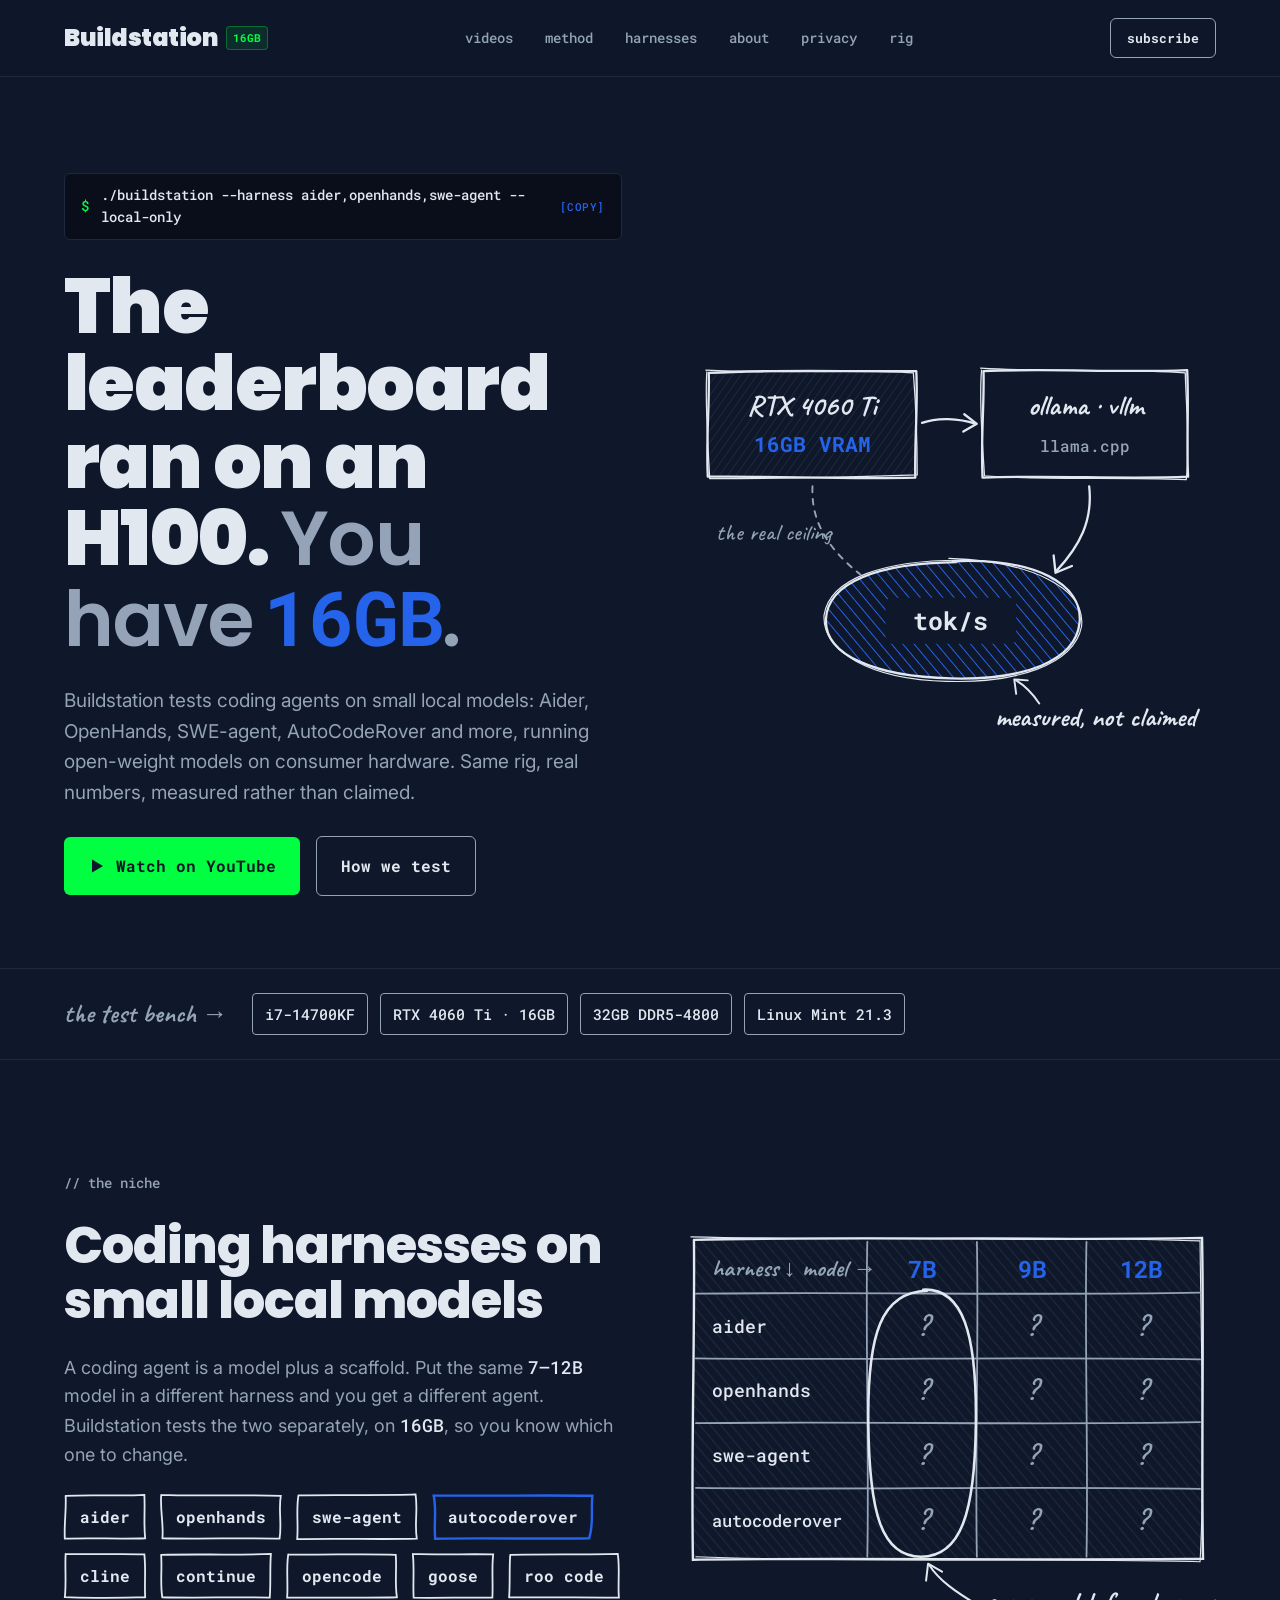
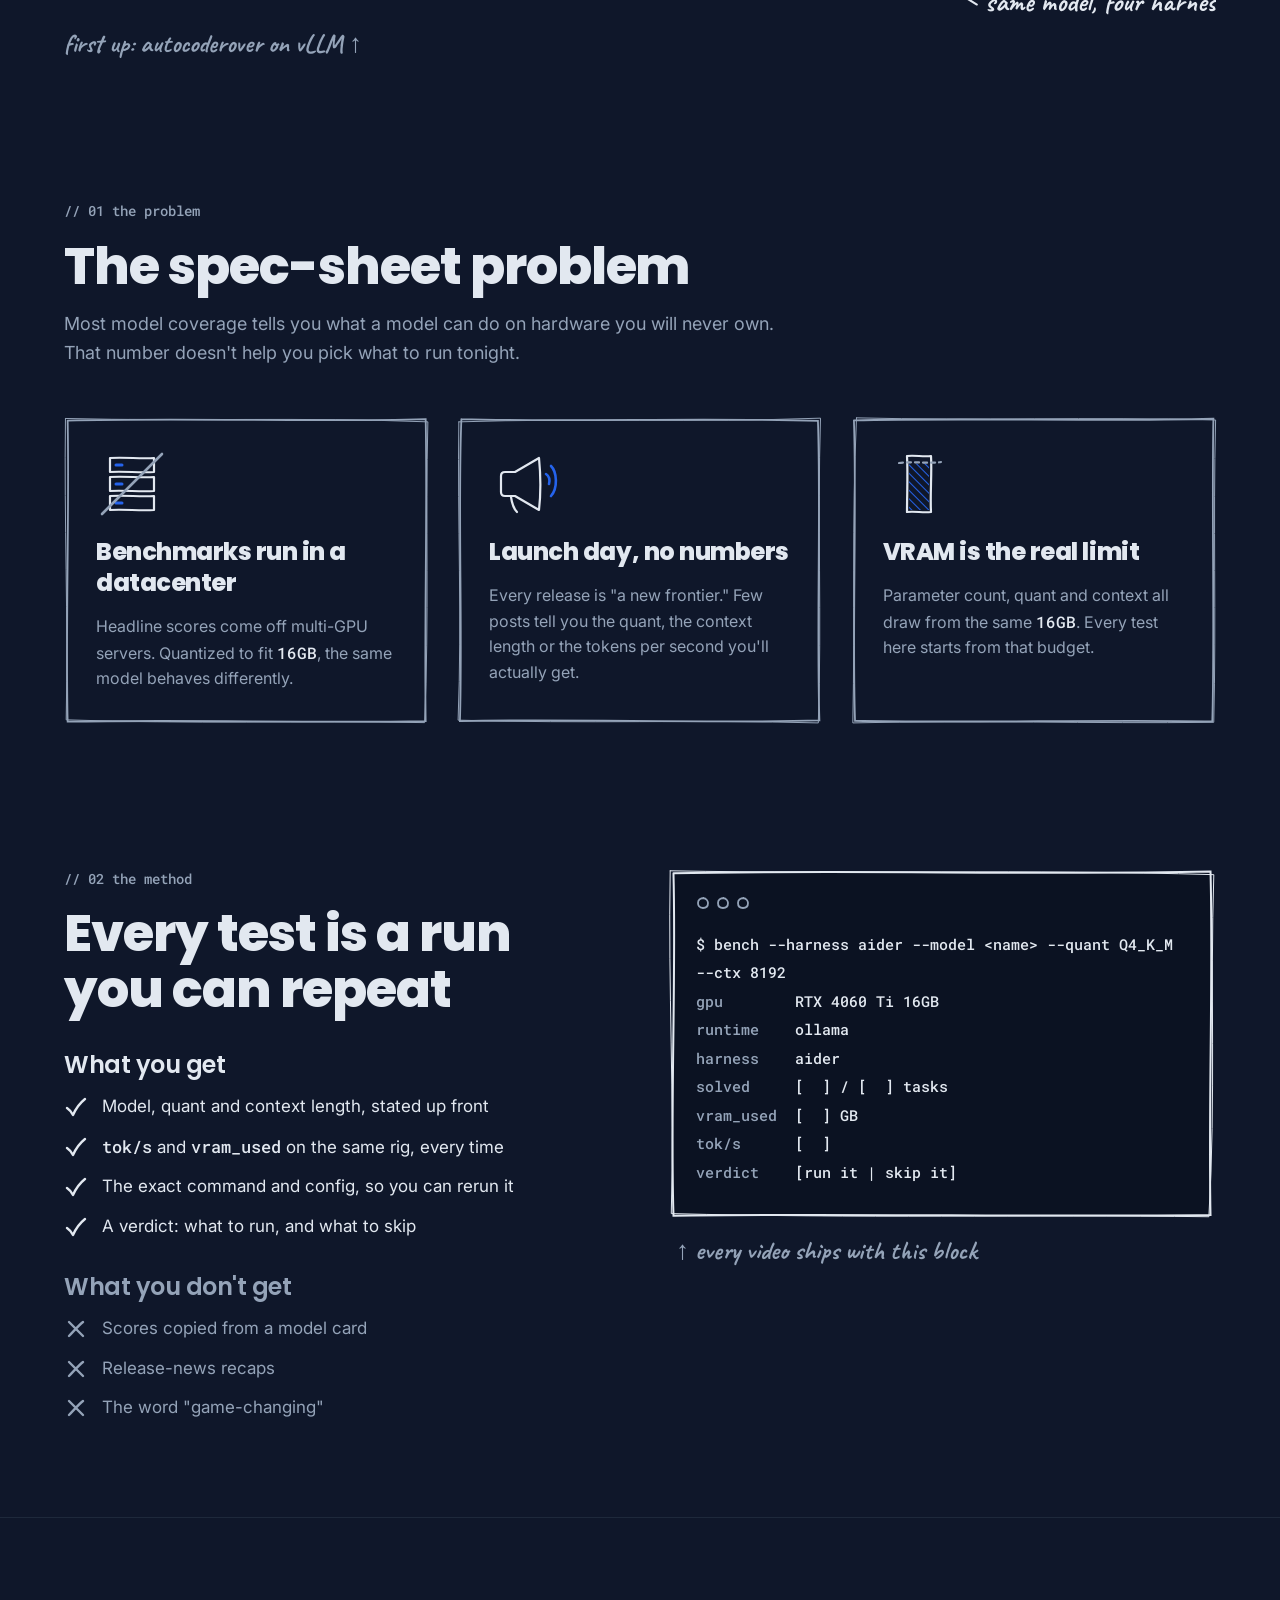
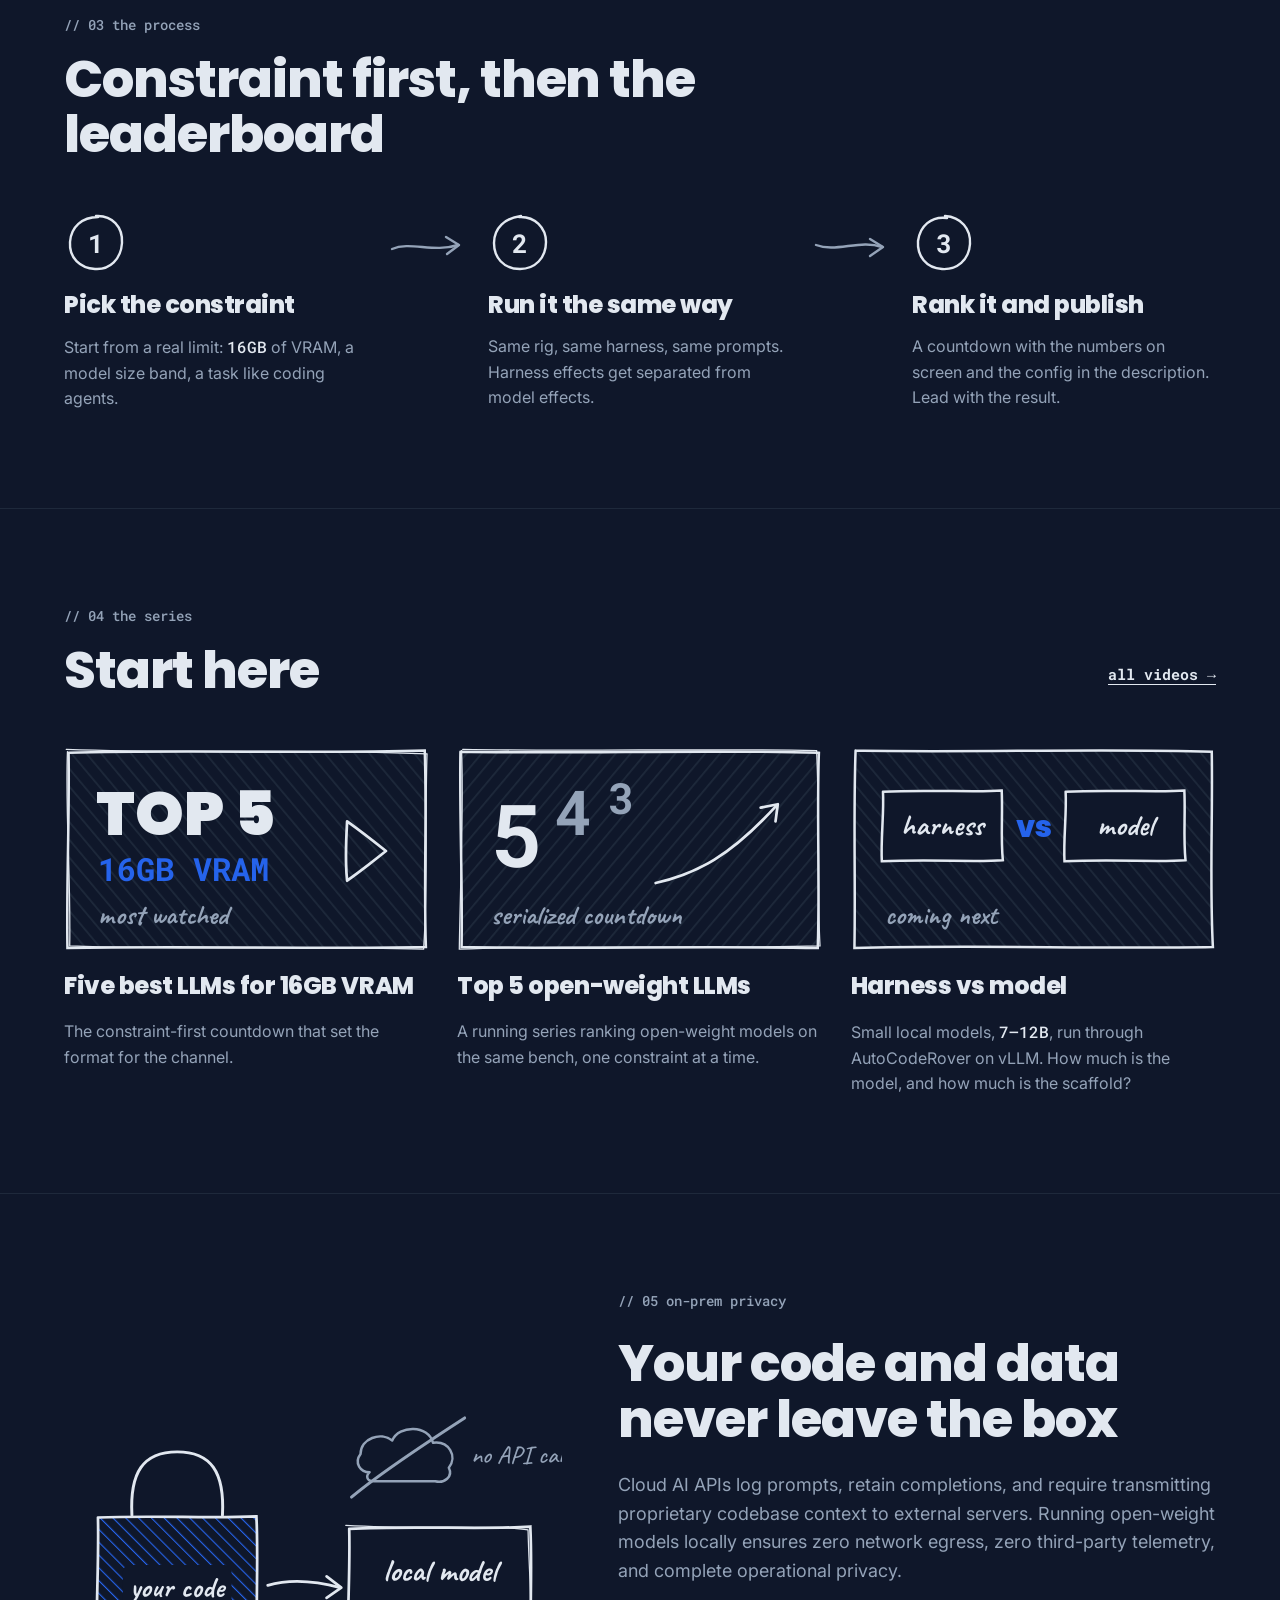
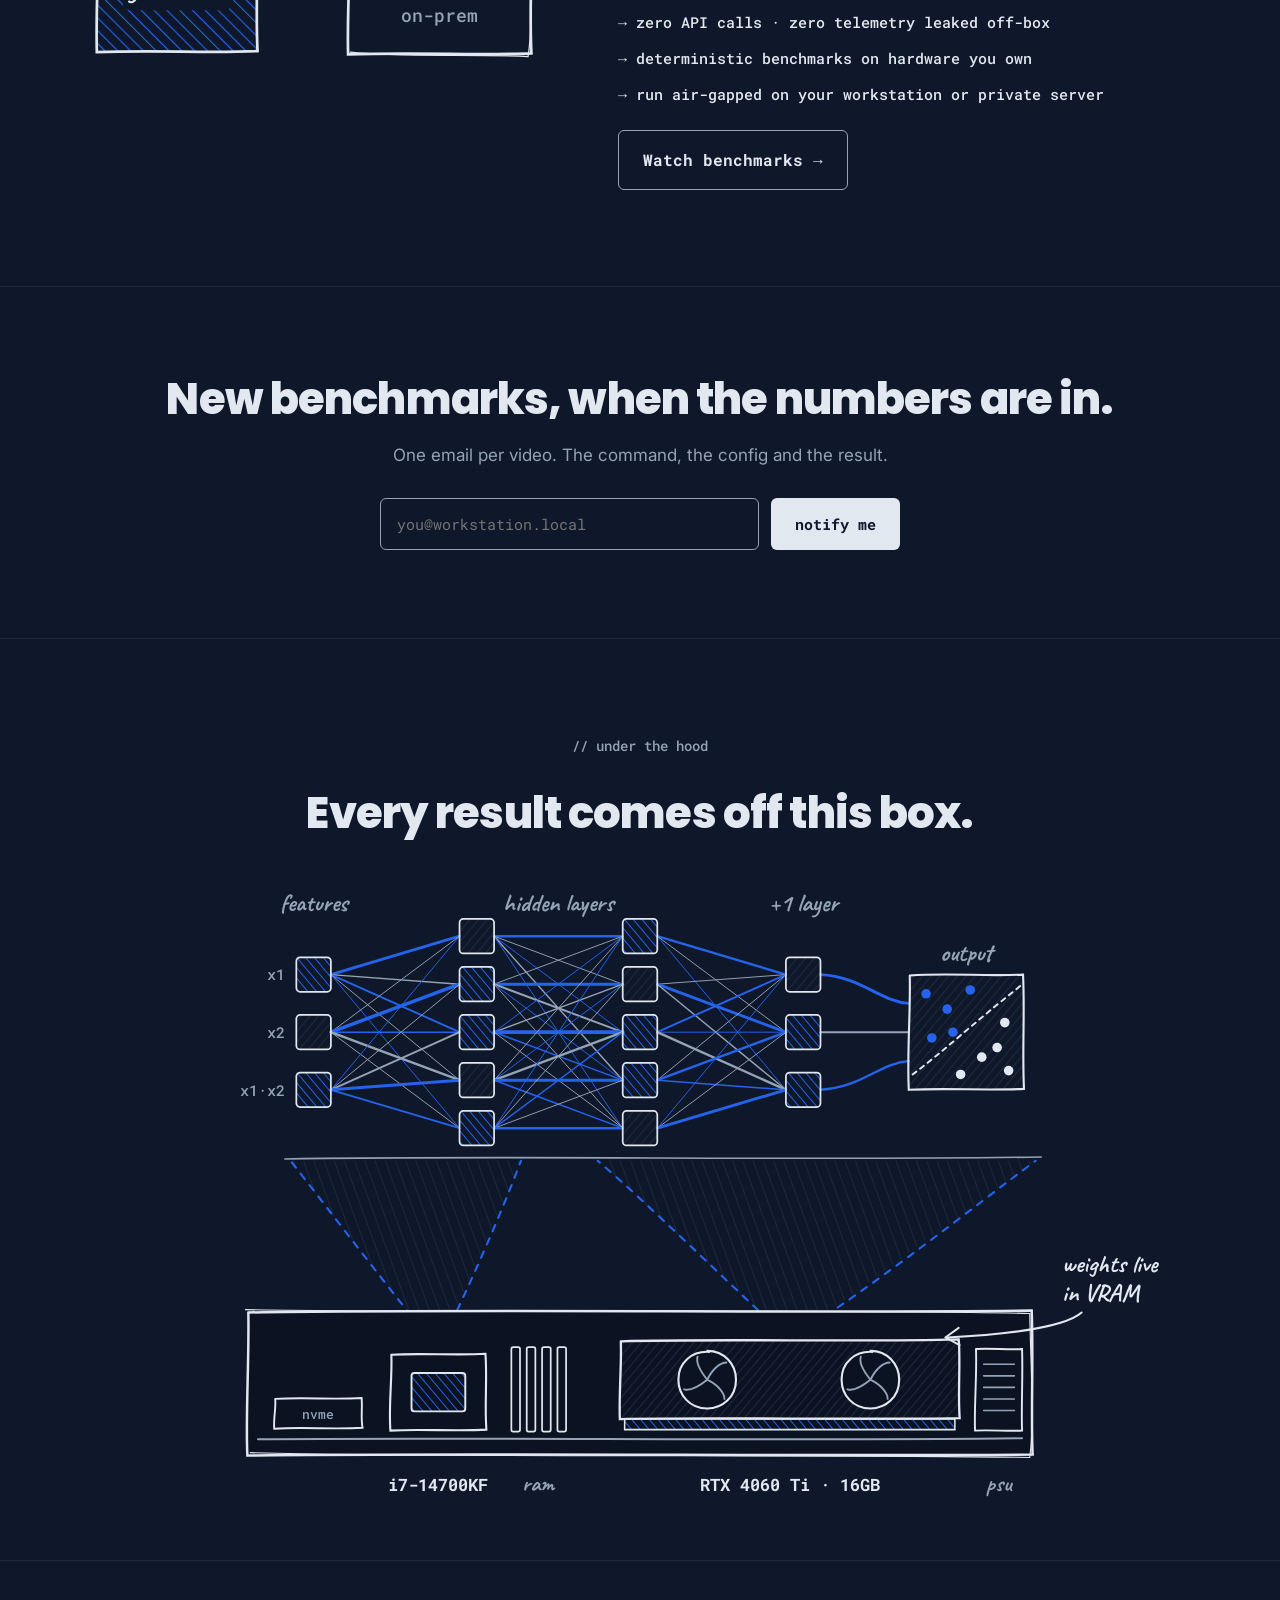
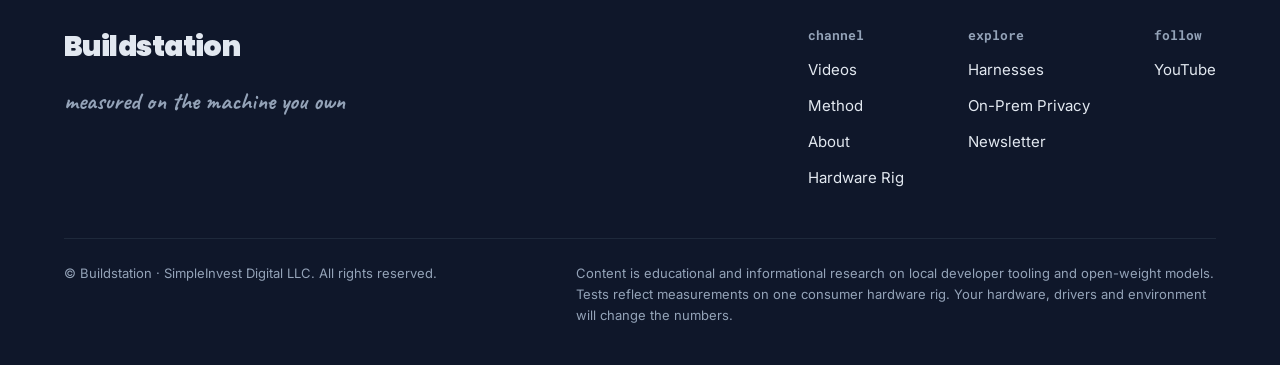
<file: public_html/index.html>
<!DOCTYPE html>
<html lang="en">
<head>
  <meta charset="UTF-8">
  <meta name="viewport" content="width=device-width, initial-scale=1.0">
  <title>Buildstation — local AI, measured</title>
  <meta name="description" content="Buildstation tests coding agents on small local models running on real consumer hardware. Measured throughput, honest constraints, no sponsored benchmarks.">

  <!-- Open Graph / Social Media -->
  <meta property="og:type" content="website">
  <meta property="og:title" content="Buildstation — local AI, measured">
  <meta property="og:description" content="Measured on the machine you own. Honest benchmarks for coding agents and small local models on consumer hardware.">

  <!-- Google Fonts strictly per Buildstation Style Guide -->
  <link rel="preconnect" href="https://fonts.googleapis.com">
  <link rel="preconnect" href="https://fonts.gstatic.com" crossorigin>
  <link href="https://fonts.googleapis.com/css2?family=Caveat:wght@500;700&family=Inter:wght@400;500;600&family=Poppins:wght@600;800;900&family=Roboto+Mono:wght@500;700&display=swap" rel="stylesheet">

  <!-- Stylesheet -->
  <link rel="stylesheet" href="css/style.css">
</head>
<body>

  <!-- HEADER -->
  <header class="bs-header">
    <div class="bs-header-inner">
      <a href="#top" class="bs-logo">
        Buildstation
        <span class="bs-logo-pill">16GB</span>
      </a>

      <nav class="bs-navlinks" aria-label="Primary">
        <a href="#videos" class="bs-link">videos</a>
        <a href="#method" class="bs-link">method</a>
        <a href="#harnesses" class="bs-link">harnesses</a>
        <a href="#about" class="bs-link">about</a>
        <a href="#privacy" class="bs-link">privacy</a>
        <a href="#hardware" class="bs-link">rig</a>
      </nav>

      <div class="bs-header-actions">
        <a href="#subscribe" class="bs-btn bs-btn-outline" style="min-height: 40px; padding: 8px 16px; font-size: 13px;">subscribe</a>
        <button class="bs-menu-toggle" aria-label="Toggle navigation" aria-expanded="false">[ menu ]</button>
      </div>
    </div>

    <!-- Mobile Drawer -->
    <div class="bs-mobile-drawer">
      <a href="#videos">// 04 videos</a>
      <a href="#method">// 02 method</a>
      <a href="#harnesses">// the niche</a>
      <a href="#about">// 01 problem</a>
      <a href="#process">// 03 process</a>
      <a href="#privacy">// 05 privacy</a>
      <a href="#hardware">// under the hood</a>
      <a href="#subscribe" style="color: var(--urgent); font-weight: 700;">→ subscribe for benchmarks</a>
    </div>
  </header>

  <!-- MAIN CONTENT -->
  <main id="top">
<section style="max-width: 1200px; margin: 0 auto; padding: 96px 24px 72px; display: flex; flex-wrap: wrap; gap: 56px; align-items: center">
<div style="flex: 1 1 460px; min-width: 0; display: flex; flex-direction: column; gap: 28px">
<div class="bs-terminal-pill" title="Click to copy"><span style="color:#00ff41">$</span> <code>./buildstation --harness aider,openhands,swe-agent --local-only</code> <span class="bs-copy-badge">[copy]</span></div>
<h1 style="margin: 0; font-family: Poppins, sans-serif; font-weight: 900; font-size: clamp(44px, 6vw, 76px); line-height: 1.02; letter-spacing: -0.02em; color: #e2e8f0">The leaderboard ran on an H100. <span style="font-weight: 600; color: #94a3b8">You have</span> <span style="font-family: 'Roboto Mono', monospace; font-weight: 700; color: #2563eb">16GB</span><span style="font-weight: 600; color: #94a3b8">.</span></h1>
<p style="margin: 0; font-size: 19px; line-height: 1.6; color: #94a3b8; max-width: 540px">Buildstation tests coding agents on small local models: Aider, OpenHands, SWE-agent, AutoCodeRover and more, running open-weight models on consumer hardware. Same rig, real numbers, measured rather than claimed.</p>
<div style="display: flex; flex-wrap: wrap; gap: 16px; align-items: center">
<a href="#videos" style="font-family: 'Roboto Mono', monospace; font-weight: 700; font-size: 16px; color: #0f172a; background: #00ff41; text-decoration: none; border-radius: 6px; padding: 16px 24px; min-height: 52px; box-sizing: border-box; display: inline-flex; align-items: center; gap: 10px">
<svg aria-hidden="true" width="18" height="18" viewBox="0 0 18 18"><path d="M4 2.5 L15 9 L4 15.5 Z" fill="#0f172a"></path></svg>
Watch on YouTube</a>
<a href="#method" style="font-family: 'Roboto Mono', monospace; font-weight: 700; font-size: 16px; color: #e2e8f0; text-decoration: none; border: 1px solid #94a3b8; border-radius: 6px; padding: 16px 24px; min-height: 52px; box-sizing: border-box; display: inline-flex; align-items: center">How we test</a>
</div>
</div>

<!-- hero excalidraw sketch -->
<figure style="flex: 1 1 440px; min-width: 0; margin: 0">
<svg role="img" aria-label="Hand-drawn sketch: an RTX 4060 Ti with 16GB VRAM feeds a local runtime like Ollama or vLLM, which produces a measured tokens-per-second result" viewBox="0 0 560 440" style="width: 100%; height: auto; display: block">
<defs>
<pattern id="hachHero" width="9" height="9" patternUnits="userSpaceOnUse" patternTransform="rotate(-40)"><line x1="0" y1="0" x2="0" y2="9" stroke="#2563eb" stroke-width="2"></line></pattern>
<pattern id="hachHero2" width="7" height="7" patternUnits="userSpaceOnUse" patternTransform="rotate(35)"><line x1="0" y1="0" x2="0" y2="7" stroke="#1e293b" stroke-width="2"></line></pattern>
</defs>
<!-- box A: rig -->
<path d="M32 52 C 100 48, 180 51, 248 50 C 250 85, 246 125, 247 161 C 170 163, 100 159, 31 160 C 29 120, 33 85, 32 52" fill="url(#hachHero2)" stroke="none"></path>
<path d="M32 52 C 100 48, 180 51, 248 50 C 250 85, 246 125, 247 161 C 170 163, 100 159, 31 160 C 29 120, 33 85, 32 52" fill="none" stroke="#e2e8f0" stroke-width="2.4" stroke-linecap="round" stroke-linejoin="round"></path>
<path d="M29 49 C 110 53, 190 48, 245 52 C 248 90, 249 130, 249 158 C 160 161, 90 162, 33 162 C 31 125, 28 80, 30 51" fill="none" stroke="#e2e8f0" stroke-width="1.3" stroke-linecap="round"></path>
<text x="140" y="96" text-anchor="middle" font-family="Caveat, cursive" font-weight="700" font-size="30" fill="#e2e8f0">RTX 4060 Ti</text>
<text x="140" y="134" text-anchor="middle" font-family="Roboto Mono, monospace" font-weight="700" font-size="22" fill="#2563eb">16GB VRAM</text>
<!-- box B: runtime -->
<path d="M318 50 C 390 47, 460 52, 530 49 C 532 90, 529 125, 531 160 C 460 163, 390 158, 317 161 C 315 120, 319 85, 318 50" fill="none" stroke="#e2e8f0" stroke-width="2.4" stroke-linecap="round" stroke-linejoin="round"></path>
<path d="M315 47 C 400 52, 470 47, 528 52 C 529 88, 533 130, 529 163 C 450 160, 380 164, 319 159 C 317 125, 313 80, 316 49" fill="none" stroke="#e2e8f0" stroke-width="1.3" stroke-linecap="round"></path>
<text x="424" y="96" text-anchor="middle" font-family="Caveat, cursive" font-weight="700" font-size="30" fill="#e2e8f0">ollama · vllm</text>
<text x="424" y="134" text-anchor="middle" font-family="Roboto Mono, monospace" font-weight="500" font-size="17" fill="#94a3b8">llama.cpp</text>
<!-- arrow A to B -->
<path d="M254 104 C 270 98, 292 99, 310 105" fill="none" stroke="#e2e8f0" stroke-width="2.4" stroke-linecap="round"></path>
<path d="M298 95 L 311 105 L 297 113" fill="none" stroke="#e2e8f0" stroke-width="2.4" stroke-linecap="round" stroke-linejoin="round"></path>
<!-- ellipse C: result -->
<path d="M286 248 C 372 244, 422 272, 418 312 C 414 352, 360 372, 284 370 C 206 368, 152 346, 154 308 C 156 270, 208 250, 290 249" fill="url(#hachHero)" stroke="none"></path>
<path d="M286 248 C 372 244, 422 272, 418 312 C 414 352, 360 372, 284 370 C 206 368, 152 346, 154 308 C 156 270, 208 250, 290 249" fill="none" stroke="#e2e8f0" stroke-width="2.4" stroke-linecap="round"></path>
<path d="M282 245 C 368 248, 425 276, 420 316 C 412 356, 352 375, 280 373 C 200 371, 150 342, 152 304 C 158 266, 214 246, 300 247" fill="none" stroke="#e2e8f0" stroke-width="1.2" stroke-linecap="round"></path>
<rect x="216" y="286" width="136" height="48" rx="6" fill="#0f172a"></rect>
<text x="284" y="320" text-anchor="middle" font-family="Roboto Mono, monospace" font-weight="700" font-size="26" fill="#e2e8f0">tok/s</text>
<!-- arrow B to C -->
<path d="M428 170 C 432 206, 418 232, 394 258" fill="none" stroke="#e2e8f0" stroke-width="2.4" stroke-linecap="round"></path>
<path d="M391 242 L 393 260 L 410 253" fill="none" stroke="#e2e8f0" stroke-width="2.4" stroke-linecap="round" stroke-linejoin="round"></path>
<!-- dashed A to C (constraint) -->
<path d="M140 170 C 138 210, 160 238, 190 262" fill="none" stroke="#94a3b8" stroke-width="2" stroke-dasharray="6 7" stroke-linecap="round"></path>
<text x="40" y="226" font-family="Caveat, cursive" font-weight="500" font-size="24" fill="#94a3b8">the real ceiling</text>
<!-- annotation -->
<text x="330" y="420" font-family="Caveat, cursive" font-weight="700" font-size="28" fill="#e2e8f0">measured, not claimed</text>
<path d="M376 396 C 368 384, 362 378, 352 372" fill="none" stroke="#e2e8f0" stroke-width="2" stroke-linecap="round"></path>
<path d="M352 386 L 350 371 L 364 372" fill="none" stroke="#e2e8f0" stroke-width="2" stroke-linecap="round" stroke-linejoin="round"></path>
</svg>
</figure>
</section>

<section aria-label="The test bench" style="border-top: 1px solid #1e293b; border-bottom: 1px solid #1e293b">
<div style="max-width: 1200px; margin: 0 auto; padding: 24px; display: flex; flex-wrap: wrap; gap: 12px; align-items: center">
<span style="font-family: Caveat, cursive; font-weight: 700; font-size: 26px; color: #94a3b8; margin-right: 12px">the test bench →</span>
<span style="font-family: 'Roboto Mono', monospace; font-weight: 500; font-size: 15px; color: #e2e8f0; border: 1px solid #94a3b8; border-radius: 4px; padding: 8px 12px">i7-14700KF</span>
<span style="font-family: 'Roboto Mono', monospace; font-weight: 500; font-size: 15px; color: #e2e8f0; border: 1px solid #94a3b8; border-radius: 4px; padding: 8px 12px">RTX 4060 Ti · 16GB</span>
<span style="font-family: 'Roboto Mono', monospace; font-weight: 500; font-size: 15px; color: #e2e8f0; border: 1px solid #94a3b8; border-radius: 4px; padding: 8px 12px">32GB DDR5-4800</span>
<span style="font-family: 'Roboto Mono', monospace; font-weight: 500; font-size: 15px; color: #e2e8f0; border: 1px solid #94a3b8; border-radius: 4px; padding: 8px 12px">Linux Mint 21.3</span>
</div>
</section>

<section id="harnesses" style="max-width: 1200px; margin: 0 auto; padding: 112px 24px 24px; display: flex; flex-wrap: wrap; gap: 56px; align-items: center">
<div style="flex: 1 1 460px; min-width: 0; display: flex; flex-direction: column; gap: 24px">
<p style="margin: 0; font-family: 'Roboto Mono', monospace; font-weight: 500; font-size: 14px; color: #94a3b8">// the niche</p>
<h2 style="margin: 0; font-family: Poppins, sans-serif; font-weight: 800; font-size: clamp(34px, 4vw, 52px); line-height: 1.08; letter-spacing: -0.02em; color: #e2e8f0">Coding harnesses on small local models</h2>
<p style="margin: 0; font-size: 18px; line-height: 1.6; color: #94a3b8">A coding agent is a model plus a scaffold. Put the same <span style="font-family: 'Roboto Mono', monospace; font-weight: 500; color: #e2e8f0">7–12B</span> model in a different harness and you get a different agent. Buildstation tests the two separately, on <span style="font-family: 'Roboto Mono', monospace; font-weight: 500; color: #e2e8f0">16GB</span>, so you know which one to change.</p>
<ul aria-label="Harnesses under test" style="margin: 0; padding: 0; list-style: none; display: flex; flex-wrap: wrap; gap: 14px">
<li style="position: relative; padding: 10px 16px; font-family: 'Roboto Mono', monospace; font-weight: 700; font-size: 16px; color: #e2e8f0"><svg aria-hidden="true" viewBox="0 0 100 100" preserveAspectRatio="none" style="position: absolute; inset: 0; width: 100%; height: 100%; overflow: visible; pointer-events: none"><path d="M2 4 C 30 1, 70 5, 98 2 C 99 35, 97 65, 99 97 C 70 99, 30 96, 1 98 C 0 65, 3 35, 2 4" fill="none" stroke="#e2e8f0" stroke-width="1.8" stroke-linecap="round" vector-effect="non-scaling-stroke"></path></svg><span style="position: relative">aider</span></li>
<li style="position: relative; padding: 10px 16px; font-family: 'Roboto Mono', monospace; font-weight: 700; font-size: 16px; color: #e2e8f0"><svg aria-hidden="true" viewBox="0 0 100 100" preserveAspectRatio="none" style="position: absolute; inset: 0; width: 100%; height: 100%; overflow: visible; pointer-events: none"><path d="M1 2 C 30 5, 70 1, 99 4 C 97 35, 100 65, 98 98 C 70 96, 30 99, 2 97 C 3 65, 0 35, 1 2" fill="none" stroke="#e2e8f0" stroke-width="1.8" stroke-linecap="round" vector-effect="non-scaling-stroke"></path></svg><span style="position: relative">openhands</span></li>
<li style="position: relative; padding: 10px 16px; font-family: 'Roboto Mono', monospace; font-weight: 700; font-size: 16px; color: #e2e8f0"><svg aria-hidden="true" viewBox="0 0 100 100" preserveAspectRatio="none" style="position: absolute; inset: 0; width: 100%; height: 100%; overflow: visible; pointer-events: none"><path d="M2 3 C 30 1, 70 4, 98 1 C 100 35, 97 65, 99 98 C 70 100, 30 97, 1 99 C 2 65, 0 35, 2 3" fill="none" stroke="#e2e8f0" stroke-width="1.8" stroke-linecap="round" vector-effect="non-scaling-stroke"></path></svg><span style="position: relative">swe-agent</span></li>
<li style="position: relative; padding: 10px 16px; font-family: 'Roboto Mono', monospace; font-weight: 700; font-size: 16px; color: #e2e8f0"><svg aria-hidden="true" viewBox="0 0 100 100" preserveAspectRatio="none" style="position: absolute; inset: 0; width: 100%; height: 100%; overflow: visible; pointer-events: none"><path d="M1 3 C 30 5, 70 2, 99 4 C 98 35, 100 65, 97 97 C 70 99, 30 96, 2 98 C 1 65, 3 35, 1 3" fill="none" stroke="#2563eb" stroke-width="2.4" stroke-linecap="round" vector-effect="non-scaling-stroke"></path></svg><span style="position: relative">autocoderover</span></li>
<li style="position: relative; padding: 10px 16px; font-family: 'Roboto Mono', monospace; font-weight: 700; font-size: 16px; color: #e2e8f0"><svg aria-hidden="true" viewBox="0 0 100 100" preserveAspectRatio="none" style="position: absolute; inset: 0; width: 100%; height: 100%; overflow: visible; pointer-events: none"><path d="M2 2 C 30 4, 70 1, 98 3 C 100 35, 98 65, 99 97 C 70 98, 30 100, 1 97 C 3 65, 1 35, 2 2" fill="none" stroke="#e2e8f0" stroke-width="1.8" stroke-linecap="round" vector-effect="non-scaling-stroke"></path></svg><span style="position: relative">cline</span></li>
<li style="position: relative; padding: 10px 16px; font-family: 'Roboto Mono', monospace; font-weight: 700; font-size: 16px; color: #e2e8f0"><svg aria-hidden="true" viewBox="0 0 100 100" preserveAspectRatio="none" style="position: absolute; inset: 0; width: 100%; height: 100%; overflow: visible; pointer-events: none"><path d="M1 4 C 30 2, 70 5, 99 2 C 98 35, 99 65, 98 98 C 70 96, 30 99, 2 97 C 0 65, 2 35, 1 4" fill="none" stroke="#e2e8f0" stroke-width="1.8" stroke-linecap="round" vector-effect="non-scaling-stroke"></path></svg><span style="position: relative">continue</span></li>
<li style="position: relative; padding: 10px 16px; font-family: 'Roboto Mono', monospace; font-weight: 700; font-size: 16px; color: #e2e8f0"><svg aria-hidden="true" viewBox="0 0 100 100" preserveAspectRatio="none" style="position: absolute; inset: 0; width: 100%; height: 100%; overflow: visible; pointer-events: none"><path d="M2 3 C 30 5, 70 1, 98 4 C 99 35, 97 65, 99 97 C 70 99, 30 97, 1 98 C 2 65, 0 35, 2 3" fill="none" stroke="#e2e8f0" stroke-width="1.8" stroke-linecap="round" vector-effect="non-scaling-stroke"></path></svg><span style="position: relative">opencode</span></li>
<li style="position: relative; padding: 10px 16px; font-family: 'Roboto Mono', monospace; font-weight: 700; font-size: 16px; color: #e2e8f0"><svg aria-hidden="true" viewBox="0 0 100 100" preserveAspectRatio="none" style="position: absolute; inset: 0; width: 100%; height: 100%; overflow: visible; pointer-events: none"><path d="M1 2 C 30 4, 70 2, 99 3 C 97 35, 99 65, 98 98 C 70 97, 30 99, 2 98 C 1 65, 3 35, 1 2" fill="none" stroke="#e2e8f0" stroke-width="1.8" stroke-linecap="round" vector-effect="non-scaling-stroke"></path></svg><span style="position: relative">goose</span></li>
<li style="position: relative; padding: 10px 16px; font-family: 'Roboto Mono', monospace; font-weight: 700; font-size: 16px; color: #e2e8f0"><svg aria-hidden="true" viewBox="0 0 100 100" preserveAspectRatio="none" style="position: absolute; inset: 0; width: 100%; height: 100%; overflow: visible; pointer-events: none"><path d="M2 4 C 30 2, 70 4, 98 2 C 100 35, 98 65, 99 98 C 70 96, 30 98, 1 97 C 2 65, 1 35, 2 4" fill="none" stroke="#e2e8f0" stroke-width="1.8" stroke-linecap="round" vector-effect="non-scaling-stroke"></path></svg><span style="position: relative">roo code</span></li>
</ul>
<p style="margin: 0; font-family: Caveat, cursive; font-weight: 700; font-size: 26px; color: #94a3b8">first up: autocoderover on vLLM ↑</p>
</div>

<figure style="flex: 1 1 440px; min-width: 0; margin: 0">
<svg role="img" aria-label="Hand-drawn test matrix: four harnesses (aider, openhands, swe-agent, autocoderover) against 7B, 9B and 12B models, results pending; the 7B column is circled as same model, four harnesses" viewBox="0 0 540 410" style="width: 100%; height: auto; display: block">
<defs><pattern id="hachMx" width="8" height="8" patternUnits="userSpaceOnUse" patternTransform="rotate(-40)"><line x1="0" y1="0" x2="0" y2="8" stroke="#1e293b" stroke-width="2.4"></line></pattern></defs>
<path d="M16 26 C 160 22, 380 27, 526 24 C 528 120, 525 250, 527 346 C 380 348, 160 345, 15 347 C 13 250, 17 120, 16 26" fill="url(#hachMx)" stroke="#e2e8f0" stroke-width="2.4" stroke-linecap="round"></path>
<path d="M13 23 C 170 27, 370 21, 524 27 C 525 130, 529 260, 524 349 C 370 345, 170 350, 18 344" fill="none" stroke="#e2e8f0" stroke-width="1.1" stroke-linecap="round"></path>
<path d="M18 80 C 180 78, 360 82, 524 79 M18 145 C 180 147, 360 143, 524 146 M18 210 C 180 208, 360 212, 524 209 M18 275 C 180 277, 360 273, 524 276" fill="none" stroke="#94a3b8" stroke-width="1.8" stroke-linecap="round"></path>
<path d="M190 28 C 188 120, 192 250, 190 344 M300 28 C 302 120, 298 250, 300 344 M410 28 C 408 120, 412 250, 410 344" fill="none" stroke="#94a3b8" stroke-width="1.8" stroke-linecap="round"></path>
<text x="34" y="62" font-family="Caveat, cursive" font-weight="700" font-size="24" fill="#94a3b8">harness ↓ model →</text>
<text x="245" y="64" text-anchor="middle" font-family="Roboto Mono, monospace" font-weight="700" font-size="24" fill="#2563eb">7B</text>
<text x="355" y="64" text-anchor="middle" font-family="Roboto Mono, monospace" font-weight="700" font-size="24" fill="#2563eb">9B</text>
<text x="465" y="64" text-anchor="middle" font-family="Roboto Mono, monospace" font-weight="700" font-size="24" fill="#2563eb">12B</text>
<text x="34" y="119" font-family="Roboto Mono, monospace" font-weight="500" font-size="18" fill="#e2e8f0">aider</text>
<text x="34" y="184" font-family="Roboto Mono, monospace" font-weight="500" font-size="18" fill="#e2e8f0">openhands</text>
<text x="34" y="249" font-family="Roboto Mono, monospace" font-weight="500" font-size="18" fill="#e2e8f0">swe-agent</text>
<text x="34" y="314" font-family="Roboto Mono, monospace" font-weight="500" font-size="17" fill="#e2e8f0">autocoderover</text>
<g font-family="Caveat, cursive" font-weight="700" font-size="30" fill="#94a3b8" text-anchor="middle">
<text x="245" y="122">?</text><text x="355" y="122">?</text><text x="465" y="122">?</text>
<text x="245" y="187">?</text><text x="355" y="187">?</text><text x="465" y="187">?</text>
<text x="245" y="252">?</text><text x="355" y="252">?</text><text x="465" y="252">?</text>
<text x="245" y="317">?</text><text x="355" y="317">?</text><text x="465" y="317">?</text>
</g>
<path d="M246 76 C 286 74, 300 120, 299 210 C 298 300, 284 344, 244 344 C 204 344, 192 300, 191 210 C 190 120, 204 78, 250 77" fill="none" stroke="#e2e8f0" stroke-width="2.6" stroke-linecap="round"></path>
<path d="M300 392 C 280 380, 262 368, 252 352" fill="none" stroke="#e2e8f0" stroke-width="2" stroke-linecap="round"></path>
<path d="M249 368 L 251 351 L 265 359" fill="none" stroke="#e2e8f0" stroke-width="2" stroke-linecap="round" stroke-linejoin="round"></path>
<text x="308" y="398" font-family="Caveat, cursive" font-weight="700" font-size="28" fill="#e2e8f0">same model, four harnesses</text>
</svg>
</figure>
</section>

<section id="about" style="max-width: 1200px; margin: 0 auto; padding: 112px 24px 48px; display: flex; flex-direction: column; gap: 48px">
<div style="display: flex; flex-direction: column; gap: 16px; max-width: 720px">
<p style="margin: 0; font-family: 'Roboto Mono', monospace; font-weight: 500; font-size: 14px; color: #94a3b8">// 01 the problem</p>
<h2 style="margin: 0; font-family: Poppins, sans-serif; font-weight: 800; font-size: clamp(34px, 4vw, 52px); line-height: 1.08; letter-spacing: -0.02em; color: #e2e8f0">The spec-sheet problem</h2>
<p style="margin: 0; font-size: 18px; line-height: 1.6; color: #94a3b8">Most model coverage tells you what a model can do on hardware you will never own. That number doesn't help you pick what to run tonight.</p>
</div>
<div style="display: flex; flex-wrap: wrap; gap: 28px">

<article style="flex: 1 1 300px; min-width: 0; position: relative; padding: 32px; display: flex; flex-direction: column; gap: 16px">
<svg aria-hidden="true" viewBox="0 0 100 100" preserveAspectRatio="none" style="position: absolute; inset: 0; width: 100%; height: 100%; overflow: visible; pointer-events: none"><path d="M1 1.5 C 30 0.5, 70 2, 99 1 C 99.5 30, 98.6 70, 99 99 C 70 99.6, 30 98.5, 1 99.2 C 0.4 70, 1.5 30, 1 1.5" fill="none" stroke="#94a3b8" stroke-width="1.8" stroke-linecap="round" vector-effect="non-scaling-stroke"></path><path d="M0.4 0.8 C 35 1.8, 65 0.3, 99.6 1.9 C 98.9 35, 100 65, 98.7 99.5 C 65 98.8, 35 100, 0.6 98.6 C 1.2 65, 0 35, 0.4 0.8" fill="none" stroke="#94a3b8" stroke-width="1" stroke-linecap="round" vector-effect="non-scaling-stroke"></path></svg>
<svg aria-hidden="true" width="72" height="72" viewBox="0 0 72 72">
<path d="M14 10 C 30 9, 44 11, 58 10 L 58 24 C 44 25, 28 23, 14 24 Z" fill="none" stroke="#e2e8f0" stroke-width="2.2" stroke-linejoin="round"></path>
<path d="M14 29 C 30 28, 44 30, 58 29 L 58 43 C 44 44, 28 42, 14 43 Z" fill="none" stroke="#e2e8f0" stroke-width="2.2" stroke-linejoin="round"></path>
<path d="M14 48 C 30 47, 44 49, 58 48 L 58 62 C 44 63, 28 61, 14 62 Z" fill="none" stroke="#e2e8f0" stroke-width="2.2" stroke-linejoin="round"></path>
<path d="M20 17 L 26 17 M20 36 L 26 36 M20 55 L 26 55" stroke="#2563eb" stroke-width="3" stroke-linecap="round"></path>
<path d="M6 66 C 26 46, 46 26, 66 6" fill="none" stroke="#94a3b8" stroke-width="2.6" stroke-linecap="round"></path>
</svg>
<h3 style="margin: 0; font-family: Poppins, sans-serif; font-weight: 800; font-size: 24px; letter-spacing: -0.02em; color: #e2e8f0">Benchmarks run in a datacenter</h3>
<p style="margin: 0; font-size: 16px; line-height: 1.6; color: #94a3b8">Headline scores come off multi-GPU servers. Quantized to fit <span style="font-family: 'Roboto Mono', monospace; font-weight: 500; color: #e2e8f0">16GB</span>, the same model behaves differently.</p>
</article>

<article style="flex: 1 1 300px; min-width: 0; position: relative; padding: 32px; display: flex; flex-direction: column; gap: 16px">
<svg aria-hidden="true" viewBox="0 0 100 100" preserveAspectRatio="none" style="position: absolute; inset: 0; width: 100%; height: 100%; overflow: visible; pointer-events: none"><path d="M1.2 1 C 30 2, 70 0.4, 98.8 1.6 C 99.6 30, 98.4 70, 99.2 98.8 C 70 99.8, 30 98.2, 0.8 99 C 1.6 70, 0.2 30, 1.2 1" fill="none" stroke="#94a3b8" stroke-width="1.8" stroke-linecap="round" vector-effect="non-scaling-stroke"></path><path d="M0.5 1.9 C 35 0.6, 65 2.2, 99.5 0.7 C 98.6 35, 99.9 65, 98.9 99.6 C 65 98.5, 35 99.9, 0.3 98.7 C 1.4 65, 0.1 35, 0.5 1.9" fill="none" stroke="#94a3b8" stroke-width="1" stroke-linecap="round" vector-effect="non-scaling-stroke"></path></svg>
<svg aria-hidden="true" width="72" height="72" viewBox="0 0 72 72">
<path d="M12 28 C 12 26, 13 24, 16 24 L 26 24 L 50 10 C 52 30, 52 44, 50 62 L 26 48 L 16 48 C 13 48, 12 46, 12 44 Z" fill="none" stroke="#e2e8f0" stroke-width="2.2" stroke-linejoin="round"></path>
<path d="M22 49 C 23 56, 25 61, 28 64" fill="none" stroke="#e2e8f0" stroke-width="2.2" stroke-linecap="round"></path>
<path d="M57 26 C 60 28, 61 32, 60 36 M62 18 C 68 24, 69 40, 62 48" fill="none" stroke="#2563eb" stroke-width="2.6" stroke-linecap="round"></path>
</svg>
<h3 style="margin: 0; font-family: Poppins, sans-serif; font-weight: 800; font-size: 24px; letter-spacing: -0.02em; color: #e2e8f0">Launch day, no numbers</h3>
<p style="margin: 0; font-size: 16px; line-height: 1.6; color: #94a3b8">Every release is "a new frontier." Few posts tell you the quant, the context length or the tokens per second you'll actually get.</p>
</article>

<article style="flex: 1 1 300px; min-width: 0; position: relative; padding: 32px; display: flex; flex-direction: column; gap: 16px">
<svg aria-hidden="true" viewBox="0 0 100 100" preserveAspectRatio="none" style="position: absolute; inset: 0; width: 100%; height: 100%; overflow: visible; pointer-events: none"><path d="M0.8 1.4 C 30 0.6, 70 1.8, 99.2 0.9 C 98.7 30, 99.6 70, 98.9 99.1 C 70 98.4, 30 99.7, 1.1 98.9 C 0.3 70, 1.6 30, 0.8 1.4" fill="none" stroke="#94a3b8" stroke-width="1.8" stroke-linecap="round" vector-effect="non-scaling-stroke"></path><path d="M1.5 0.6 C 35 1.6, 65 0.2, 99.8 1.3 C 99.1 35, 100 65, 99.3 99.4 C 65 99.9, 35 98.6, 0.5 99.6 C 1.1 65, 0.2 35, 1.5 0.6" fill="none" stroke="#94a3b8" stroke-width="1" stroke-linecap="round" vector-effect="non-scaling-stroke"></path></svg>
<svg aria-hidden="true" width="72" height="72" viewBox="0 0 72 72">
<defs><pattern id="hachMeter" width="6" height="6" patternUnits="userSpaceOnUse" patternTransform="rotate(-45)"><line x1="0" y1="0" x2="0" y2="6" stroke="#2563eb" stroke-width="2"></line></pattern></defs>
<path d="M24 64 C 24 46, 25 26, 24 8 C 32 7, 40 9, 48 8 C 49 26, 47 46, 48 64 C 40 65, 32 63, 24 64 Z" fill="none" stroke="#e2e8f0" stroke-width="2.2" stroke-linejoin="round"></path>
<path d="M26 62 L 26 16 L 46 15 L 46 62 Z" fill="url(#hachMeter)"></path>
<path d="M16 15 C 30 13, 46 16, 58 14" fill="none" stroke="#94a3b8" stroke-width="2.2" stroke-dasharray="4 4" stroke-linecap="round"></path>
</svg>
<h3 style="margin: 0; font-family: Poppins, sans-serif; font-weight: 800; font-size: 24px; letter-spacing: -0.02em; color: #e2e8f0">VRAM is the real limit</h3>
<p style="margin: 0; font-size: 16px; line-height: 1.6; color: #94a3b8">Parameter count, quant and context all draw from the same <span style="font-family: 'Roboto Mono', monospace; font-weight: 500; color: #e2e8f0">16GB</span>. Every test here starts from that budget.</p>
</article>
</div>
</section>

<section id="method" style="max-width: 1200px; margin: 0 auto; padding: 96px 24px; display: flex; flex-wrap: wrap; gap: 56px; align-items: flex-start">
<div style="flex: 1 1 440px; min-width: 0; display: flex; flex-direction: column; gap: 32px">
<div style="display: flex; flex-direction: column; gap: 16px">
<p style="margin: 0; font-family: 'Roboto Mono', monospace; font-weight: 500; font-size: 14px; color: #94a3b8">// 02 the method</p>
<h2 style="margin: 0; font-family: Poppins, sans-serif; font-weight: 800; font-size: clamp(34px, 4vw, 52px); line-height: 1.08; letter-spacing: -0.02em; color: #e2e8f0">Every test is a run you can repeat</h2>
</div>
<div style="display: flex; flex-direction: column; gap: 14px">
<h3 style="margin: 0; font-family: Poppins, sans-serif; font-weight: 600; font-size: 24px; color: #e2e8f0">What you get</h3>
<ul style="margin: 0; padding: 0; list-style: none; display: flex; flex-direction: column; gap: 14px">
<li style="display: flex; gap: 14px; align-items: flex-start; font-size: 17px; line-height: 1.5; color: #e2e8f0"><svg aria-hidden="true" width="24" height="24" viewBox="0 0 24 24" style="flex: 0 0 24px; margin-top: 1px"><path d="M3 13 C 6 15, 8 18, 9 20 C 12 13, 16 8, 21 4" fill="none" stroke="#e2e8f0" stroke-width="2.4" stroke-linecap="round" stroke-linejoin="round"></path></svg>Model, quant and context length, stated up front</li>
<li style="display: flex; gap: 14px; align-items: flex-start; font-size: 17px; line-height: 1.5; color: #e2e8f0"><svg aria-hidden="true" width="24" height="24" viewBox="0 0 24 24" style="flex: 0 0 24px; margin-top: 1px"><path d="M3 13 C 6 15, 8 18, 9 20 C 12 13, 16 8, 21 4" fill="none" stroke="#e2e8f0" stroke-width="2.4" stroke-linecap="round" stroke-linejoin="round"></path></svg><span><span style="font-family: 'Roboto Mono', monospace; font-weight: 500">tok/s</span> and <span style="font-family: 'Roboto Mono', monospace; font-weight: 500">vram_used</span> on the same rig, every time</span></li>
<li style="display: flex; gap: 14px; align-items: flex-start; font-size: 17px; line-height: 1.5; color: #e2e8f0"><svg aria-hidden="true" width="24" height="24" viewBox="0 0 24 24" style="flex: 0 0 24px; margin-top: 1px"><path d="M3 13 C 6 15, 8 18, 9 20 C 12 13, 16 8, 21 4" fill="none" stroke="#e2e8f0" stroke-width="2.4" stroke-linecap="round" stroke-linejoin="round"></path></svg>The exact command and config, so you can rerun it</li>
<li style="display: flex; gap: 14px; align-items: flex-start; font-size: 17px; line-height: 1.5; color: #e2e8f0"><svg aria-hidden="true" width="24" height="24" viewBox="0 0 24 24" style="flex: 0 0 24px; margin-top: 1px"><path d="M3 13 C 6 15, 8 18, 9 20 C 12 13, 16 8, 21 4" fill="none" stroke="#e2e8f0" stroke-width="2.4" stroke-linecap="round" stroke-linejoin="round"></path></svg>A verdict: what to run, and what to skip</li>
</ul>
</div>
<div style="display: flex; flex-direction: column; gap: 14px">
<h3 style="margin: 0; font-family: Poppins, sans-serif; font-weight: 600; font-size: 24px; color: #94a3b8">What you don't get</h3>
<ul style="margin: 0; padding: 0; list-style: none; display: flex; flex-direction: column; gap: 14px">
<li style="display: flex; gap: 14px; align-items: flex-start; font-size: 17px; line-height: 1.5; color: #94a3b8"><svg aria-hidden="true" width="24" height="24" viewBox="0 0 24 24" style="flex: 0 0 24px; margin-top: 1px"><path d="M5 5 C 10 10, 14 14, 19 19 M19 5 C 14 9, 10 14, 5 19" fill="none" stroke="#94a3b8" stroke-width="2.4" stroke-linecap="round"></path></svg>Scores copied from a model card</li>
<li style="display: flex; gap: 14px; align-items: flex-start; font-size: 17px; line-height: 1.5; color: #94a3b8"><svg aria-hidden="true" width="24" height="24" viewBox="0 0 24 24" style="flex: 0 0 24px; margin-top: 1px"><path d="M5 5 C 10 10, 14 14, 19 19 M19 5 C 14 9, 10 14, 5 19" fill="none" stroke="#94a3b8" stroke-width="2.4" stroke-linecap="round"></path></svg>Release-news recaps</li>
<li style="display: flex; gap: 14px; align-items: flex-start; font-size: 17px; line-height: 1.5; color: #94a3b8"><svg aria-hidden="true" width="24" height="24" viewBox="0 0 24 24" style="flex: 0 0 24px; margin-top: 1px"><path d="M5 5 C 10 10, 14 14, 19 19 M19 5 C 14 9, 10 14, 5 19" fill="none" stroke="#94a3b8" stroke-width="2.4" stroke-linecap="round"></path></svg>The word "game-changing"</li>
</ul>
</div>
</div>

<!-- sketched terminal capture -->
<figure style="flex: 1 1 440px; min-width: 0; margin: 0; display: flex; flex-direction: column; gap: 12px">
<div style="position: relative; padding: 28px 28px 32px">
<svg aria-hidden="true" viewBox="0 0 100 100" preserveAspectRatio="none" style="position: absolute; inset: 0; width: 100%; height: 100%; overflow: visible; pointer-events: none"><path d="M1 1.5 C 30 0.5, 70 2, 99 1 C 99.5 30, 98.6 70, 99 99 C 70 99.6, 30 98.5, 1 99.2 C 0.4 70, 1.5 30, 1 1.5" fill="#0b1222" stroke="#e2e8f0" stroke-width="2" stroke-linecap="round" vector-effect="non-scaling-stroke"></path><path d="M0.4 0.8 C 35 1.8, 65 0.3, 99.6 1.9 C 98.9 35, 100 65, 98.7 99.5 C 65 98.8, 35 100, 0.6 98.6 C 1.2 65, 0 35, 0.4 0.8" fill="none" stroke="#e2e8f0" stroke-width="1" stroke-linecap="round" vector-effect="non-scaling-stroke"></path></svg>
<div style="position: relative; display: flex; gap: 8px; margin-bottom: 20px">
<svg aria-hidden="true" width="56" height="14" viewBox="0 0 56 14"><path d="M7 2 C 11 2, 12 6, 12 7 C 12 11, 9 12, 7 12 C 3 12, 2 9, 2 7 C 2 4, 4 2, 8 2" fill="none" stroke="#94a3b8" stroke-width="1.8"></path><path d="M27 2 C 31 2, 32 6, 32 7 C 32 11, 29 12, 27 12 C 23 12, 22 9, 22 7 C 22 4, 24 2, 28 2" fill="none" stroke="#94a3b8" stroke-width="1.8"></path><path d="M47 2 C 51 2, 52 6, 52 7 C 52 11, 49 12, 47 12 C 43 12, 42 9, 42 7 C 42 4, 44 2, 48 2" fill="none" stroke="#94a3b8" stroke-width="1.8"></path></svg>
</div>
<pre style="position: relative; margin: 0; font-family: 'Roboto Mono', monospace; font-weight: 500; font-size: 15px; line-height: 1.9; color: #e2e8f0; white-space: pre-wrap; overflow-wrap: anywhere">$ bench --harness aider --model &lt;name&gt; --quant Q4_K_M --ctx 8192
<span style="color: #94a3b8">gpu        </span>RTX 4060 Ti 16GB
<span style="color: #94a3b8">runtime    </span>ollama
<span style="color: #94a3b8">harness    </span>aider
<span style="color: #94a3b8">solved     </span>[  ] / [  ] tasks
<span style="color: #94a3b8">vram_used  </span>[  ] GB
<span style="color: #94a3b8">tok/s      </span>[  ]
<span style="color: #94a3b8">verdict    </span>[run it | skip it]</pre>
</div>
<figcaption style="font-family: Caveat, cursive; font-weight: 700; font-size: 26px; color: #94a3b8; padding-left: 8px">↑ every video ships with this block</figcaption>
</figure>
</section>

<section id="process" style="border-top: 1px solid #1e293b">
<div style="max-width: 1200px; margin: 0 auto; padding: 96px 24px; display: flex; flex-direction: column; gap: 48px">
<div style="display: flex; flex-direction: column; gap: 16px; max-width: 720px">
<p style="margin: 0; font-family: 'Roboto Mono', monospace; font-weight: 500; font-size: 14px; color: #94a3b8">// 03 the process</p>
<h2 style="margin: 0; font-family: Poppins, sans-serif; font-weight: 800; font-size: clamp(34px, 4vw, 52px); line-height: 1.08; letter-spacing: -0.02em; color: #e2e8f0">Constraint first, then the leaderboard</h2>
</div>
<div style="display: flex; flex-wrap: wrap; gap: 20px; align-items: flex-start">

<div style="flex: 1 1 260px; min-width: 0; display: flex; flex-direction: column; gap: 14px">
<svg aria-hidden="true" width="64" height="64" viewBox="0 0 64 64"><path d="M32 5 C 48 4, 59 16, 58 32 C 57 48, 46 59, 31 58 C 16 57, 5 47, 6 31 C 7 16, 18 6, 34 6" fill="none" stroke="#e2e8f0" stroke-width="2.4" stroke-linecap="round"></path><text x="32" y="42" text-anchor="middle" font-family="Roboto Mono, monospace" font-weight="700" font-size="26" fill="#e2e8f0">1</text></svg>
<h3 style="margin: 0; font-family: Poppins, sans-serif; font-weight: 800; font-size: 24px; letter-spacing: -0.02em; color: #e2e8f0">Pick the constraint</h3>
<p style="margin: 0; font-size: 16px; line-height: 1.6; color: #94a3b8">Start from a real limit: <span style="font-family: 'Roboto Mono', monospace; font-weight: 500; color: #e2e8f0">16GB</span> of VRAM, a model size band, a task like coding agents.</p>
</div>

<svg class="bs-flowarrow" aria-hidden="true" width="80" height="64" viewBox="0 0 80 64" style="flex: 0 0 80px; margin-top: 4px"><path d="M4 34 C 22 26, 46 38, 70 30" fill="none" stroke="#94a3b8" stroke-width="2.4" stroke-linecap="round"></path><path d="M58 22 L 71 30 L 59 39" fill="none" stroke="#94a3b8" stroke-width="2.4" stroke-linecap="round" stroke-linejoin="round"></path></svg>

<div style="flex: 1 1 260px; min-width: 0; display: flex; flex-direction: column; gap: 14px">
<svg aria-hidden="true" width="64" height="64" viewBox="0 0 64 64"><path d="M31 6 C 47 5, 58 17, 58 31 C 58 47, 47 58, 32 58 C 15 58, 6 46, 6 32 C 6 17, 17 7, 33 5" fill="none" stroke="#e2e8f0" stroke-width="2.4" stroke-linecap="round"></path><text x="32" y="42" text-anchor="middle" font-family="Roboto Mono, monospace" font-weight="700" font-size="26" fill="#e2e8f0">2</text></svg>
<h3 style="margin: 0; font-family: Poppins, sans-serif; font-weight: 800; font-size: 24px; letter-spacing: -0.02em; color: #e2e8f0">Run it the same way</h3>
<p style="margin: 0; font-size: 16px; line-height: 1.6; color: #94a3b8">Same rig, same harness, same prompts. Harness effects get separated from model effects.</p>
</div>

<svg class="bs-flowarrow" aria-hidden="true" width="80" height="64" viewBox="0 0 80 64" style="flex: 0 0 80px; margin-top: 4px"><path d="M4 30 C 24 38, 48 24, 70 32" fill="none" stroke="#94a3b8" stroke-width="2.4" stroke-linecap="round"></path><path d="M58 24 L 71 32 L 58 41" fill="none" stroke="#94a3b8" stroke-width="2.4" stroke-linecap="round" stroke-linejoin="round"></path></svg>

<div style="flex: 1 1 260px; min-width: 0; display: flex; flex-direction: column; gap: 14px">
<svg aria-hidden="true" width="64" height="64" viewBox="0 0 64 64"><path d="M33 5 C 49 6, 59 18, 58 33 C 57 49, 45 59, 30 58 C 14 57, 5 45, 6 30 C 8 15, 19 5, 35 7" fill="none" stroke="#e2e8f0" stroke-width="2.4" stroke-linecap="round"></path><text x="32" y="42" text-anchor="middle" font-family="Roboto Mono, monospace" font-weight="700" font-size="26" fill="#e2e8f0">3</text></svg>
<h3 style="margin: 0; font-family: Poppins, sans-serif; font-weight: 800; font-size: 24px; letter-spacing: -0.02em; color: #e2e8f0">Rank it and publish</h3>
<p style="margin: 0; font-size: 16px; line-height: 1.6; color: #94a3b8">A countdown with the numbers on screen and the config in the description. Lead with the result.</p>
</div>
</div>
</div>
</section>

<section id="videos" style="border-top: 1px solid #1e293b">
<div style="max-width: 1200px; margin: 0 auto; padding: 96px 24px; display: flex; flex-direction: column; gap: 48px">
<div style="display: flex; flex-wrap: wrap; gap: 24px; align-items: flex-end; justify-content: space-between">
<div style="display: flex; flex-direction: column; gap: 16px; max-width: 720px">
<p style="margin: 0; font-family: 'Roboto Mono', monospace; font-weight: 500; font-size: 14px; color: #94a3b8">// 04 the series</p>
<h2 style="margin: 0; font-family: Poppins, sans-serif; font-weight: 800; font-size: clamp(34px, 4vw, 52px); line-height: 1.08; letter-spacing: -0.02em; color: #e2e8f0">Start here</h2>
</div>
<a href="#videos" class="bs-link" style="font-family: 'Roboto Mono', monospace; font-weight: 700; font-size: 15px; color: #e2e8f0; text-decoration: underline; text-underline-offset: 4px; padding: 12px 0">all videos →</a>
</div>
<div style="display: flex; flex-wrap: wrap; gap: 28px">

<a href="#videos" style="flex: 1 1 300px; min-width: 0; text-decoration: none; color: #e2e8f0; display: flex; flex-direction: column; gap: 18px">
<svg aria-hidden="true" viewBox="0 0 320 180" style="width: 100%; height: auto; display: block">
<defs><pattern id="hachT1" width="10" height="10" patternUnits="userSpaceOnUse" patternTransform="rotate(-40)"><line x1="0" y1="0" x2="0" y2="10" stroke="#1e293b" stroke-width="3"></line></pattern></defs>
<path d="M4 6 C 100 3, 220 7, 316 4 C 318 60, 315 120, 317 176 C 220 178, 100 175, 3 177 C 2 120, 5 60, 4 6" fill="url(#hachT1)" stroke="#e2e8f0" stroke-width="2.2" stroke-linecap="round"></path>
<path d="M2 3 C 110 7, 210 2, 318 7 C 316 70, 319 120, 315 178 C 210 175, 110 179, 5 175 C 6 110, 1 60, 3 5" fill="none" stroke="#e2e8f0" stroke-width="1.1" stroke-linecap="round"></path>
<text x="28" y="78" font-family="Poppins, sans-serif" font-weight="900" font-size="54" fill="#e2e8f0">TOP 5</text>
<text x="30" y="118" font-family="Roboto Mono, monospace" font-weight="700" font-size="28" fill="#2563eb">16GB VRAM</text>
<path d="M248 66 C 262 76, 272 84, 282 92 C 272 100, 262 108, 248 118 C 246 100, 247 84, 248 66 Z" fill="none" stroke="#e2e8f0" stroke-width="2.4" stroke-linejoin="round"></path>
<text x="30" y="156" font-family="Caveat, cursive" font-weight="700" font-size="24" fill="#94a3b8">most watched</text>
</svg>
<h3 style="margin: 0; font-family: Poppins, sans-serif; font-weight: 800; font-size: 24px; letter-spacing: -0.02em">Five best LLMs for 16GB VRAM</h3>
<p style="margin: 0; font-size: 16px; line-height: 1.6; color: #94a3b8">The constraint-first countdown that set the format for the channel.</p>
</a>

<a href="#videos" style="flex: 1 1 300px; min-width: 0; text-decoration: none; color: #e2e8f0; display: flex; flex-direction: column; gap: 18px">
<svg aria-hidden="true" viewBox="0 0 320 180" style="width: 100%; height: auto; display: block">
<defs><pattern id="hachT2" width="10" height="10" patternUnits="userSpaceOnUse" patternTransform="rotate(40)"><line x1="0" y1="0" x2="0" y2="10" stroke="#1e293b" stroke-width="3"></line></pattern></defs>
<path d="M3 5 C 100 7, 220 3, 317 6 C 315 60, 318 120, 316 177 C 220 175, 100 178, 4 176 C 5 120, 2 60, 3 5" fill="url(#hachT2)" stroke="#e2e8f0" stroke-width="2.2" stroke-linecap="round"></path>
<path d="M5 3 C 110 5, 210 2, 315 4 C 318 70, 315 120, 318 175 C 210 178, 110 174, 2 178 C 3 110, 6 60, 4 4" fill="none" stroke="#e2e8f0" stroke-width="1.1" stroke-linecap="round"></path>
<text x="30" y="106" font-family="Roboto Mono, monospace" font-weight="700" font-size="76" fill="#e2e8f0">5</text>
<text x="86" y="78" font-family="Roboto Mono, monospace" font-weight="700" font-size="54" fill="#94a3b8">4</text>
<text x="132" y="60" font-family="Roboto Mono, monospace" font-weight="700" font-size="38" fill="#94a3b8">3</text>
<path d="M174 120 C 210 112, 240 96, 280 52" fill="none" stroke="#e2e8f0" stroke-width="2.4" stroke-linecap="round"></path>
<path d="M266 54 L 281 51 L 279 66" fill="none" stroke="#e2e8f0" stroke-width="2.4" stroke-linecap="round" stroke-linejoin="round"></path>
<text x="30" y="156" font-family="Caveat, cursive" font-weight="700" font-size="24" fill="#94a3b8">serialized countdown</text>
</svg>
<h3 style="margin: 0; font-family: Poppins, sans-serif; font-weight: 800; font-size: 24px; letter-spacing: -0.02em">Top 5 open-weight LLMs</h3>
<p style="margin: 0; font-size: 16px; line-height: 1.6; color: #94a3b8">A running series ranking open-weight models on the same bench, one constraint at a time.</p>
</a>

<a href="#videos" style="flex: 1 1 300px; min-width: 0; text-decoration: none; color: #e2e8f0; display: flex; flex-direction: column; gap: 18px">
<svg aria-hidden="true" viewBox="0 0 320 180" style="width: 100%; height: auto; display: block">
<defs><pattern id="hachT3" width="10" height="10" patternUnits="userSpaceOnUse" patternTransform="rotate(-40)"><line x1="0" y1="0" x2="0" y2="10" stroke="#1e293b" stroke-width="3"></line></pattern></defs>
<path d="M4 4 C 100 6, 220 2, 316 5 C 317 60, 314 120, 317 176 C 220 178, 100 174, 3 177 C 4 120, 2 60, 4 4" fill="url(#hachT3)" stroke="#e2e8f0" stroke-width="2.2" stroke-linecap="round"></path>
<path d="M28 40 C 70 38, 110 41, 132 39 C 133 60, 131 80, 133 100 C 110 102, 70 99, 27 101 C 26 80, 29 60, 28 40" fill="#0f172a" stroke="#e2e8f0" stroke-width="2.2" stroke-linecap="round"></path>
<text x="80" y="78" text-anchor="middle" font-family="Caveat, cursive" font-weight="700" font-size="26" fill="#e2e8f0">harness</text>
<path d="M188 40 C 230 38, 270 41, 292 39 C 293 60, 291 80, 293 100 C 270 102, 230 99, 187 101 C 186 80, 189 60, 188 40" fill="#0f172a" stroke="#e2e8f0" stroke-width="2.2" stroke-linecap="round"></path>
<text x="240" y="78" text-anchor="middle" font-family="Caveat, cursive" font-weight="700" font-size="26" fill="#e2e8f0">model</text>
<text x="160" y="80" text-anchor="middle" font-family="Poppins, sans-serif" font-weight="800" font-size="26" fill="#2563eb">vs</text>
<text x="30" y="156" font-family="Caveat, cursive" font-weight="700" font-size="24" fill="#94a3b8">coming next</text>
</svg>
<h3 style="margin: 0; font-family: Poppins, sans-serif; font-weight: 800; font-size: 24px; letter-spacing: -0.02em">Harness vs model</h3>
<p style="margin: 0; font-size: 16px; line-height: 1.6; color: #94a3b8">Small local models, <span style="font-family: 'Roboto Mono', monospace; font-weight: 500; color: #e2e8f0">7–12B</span>, run through AutoCodeRover on vLLM. How much is the model, and how much is the scaffold?</p>
</a>
</div>
</div>
</section>

<section id="privacy" style="border-top: 1px solid #1e293b">
<div style="max-width: 1200px; margin: 0 auto; padding: 96px 24px; display: flex; flex-wrap: wrap; gap: 56px; align-items: center">
<figure style="flex: 1 1 360px; min-width: 0; margin: 0">
<svg role="img" aria-label="Hand-drawn sketch: a locked box labelled your code sits beside a local model on your own hardware, with a crossed-out cloud and no API calls" viewBox="0 0 440 260" style="width: 100%; height: auto; display: block">
<defs><pattern id="hachLock" width="8" height="8" patternUnits="userSpaceOnUse" patternTransform="rotate(-45)"><line x1="0" y1="0" x2="0" y2="8" stroke="#2563eb" stroke-width="2"></line></pattern></defs>
<path d="M30 110 C 80 108, 130 111, 170 109 C 172 150, 169 190, 171 228 C 130 230, 80 227, 29 229 C 28 190, 31 150, 30 110" fill="url(#hachLock)" stroke="#e2e8f0" stroke-width="2.4" stroke-linecap="round"></path>
<path d="M60 108 C 58 70, 70 52, 100 52 C 130 52, 142 70, 140 108" fill="none" stroke="#e2e8f0" stroke-width="2.6" stroke-linecap="round"></path>
<rect x="52" y="152" width="96" height="40" rx="6" fill="#0f172a"></rect>
<text x="100" y="180" text-anchor="middle" font-family="Caveat, cursive" font-weight="700" font-size="26" fill="#e2e8f0">your code</text>
<path d="M252 120 C 310 117, 370 121, 412 118 C 414 160, 411 196, 413 230 C 370 232, 310 229, 251 231 C 250 196, 253 160, 252 120" fill="none" stroke="#e2e8f0" stroke-width="2.4" stroke-linecap="round"></path>
<path d="M249 117 C 320 121, 380 116, 410 121 C 411 165, 415 200, 410 233 C 360 230, 300 234, 253 229" fill="none" stroke="#e2e8f0" stroke-width="1.1" stroke-linecap="round"></path>
<text x="332" y="166" text-anchor="middle" font-family="Caveat, cursive" font-weight="700" font-size="28" fill="#e2e8f0">local model</text>
<text x="332" y="202" text-anchor="middle" font-family="Roboto Mono, monospace" font-weight="500" font-size="16" fill="#94a3b8">on-prem</text>
<path d="M180 170 C 200 164, 222 166, 244 172" fill="none" stroke="#e2e8f0" stroke-width="2.4" stroke-linecap="round"></path>
<path d="M232 162 L 245 172 L 232 181" fill="none" stroke="#e2e8f0" stroke-width="2.4" stroke-linecap="round" stroke-linejoin="round"></path>
<path d="M270 70 C 262 70, 256 62, 262 54 C 262 40, 280 34, 290 42 C 296 28, 322 28, 326 44 C 340 42, 348 56, 340 66 C 344 74, 336 80, 328 78 L 274 78 C 268 78, 266 74, 270 70 Z" fill="none" stroke="#94a3b8" stroke-width="2.2" stroke-linejoin="round"></path>
<path d="M254 92 C 280 70, 320 44, 354 22" fill="none" stroke="#94a3b8" stroke-width="2.6" stroke-linecap="round"></path>
<text x="360" y="62" font-family="Caveat, cursive" font-weight="500" font-size="22" fill="#94a3b8">no API calls</text>
</svg>
</figure>
<div style="flex: 1 1 460px; min-width: 0; display: flex; flex-direction: column; gap: 24px">
<p style="margin: 0; font-family: 'Roboto Mono', monospace; font-weight: 500; font-size: 14px; color: #94a3b8">// 05 on-prem privacy</p>
<h2 style="margin: 0; font-family: Poppins, sans-serif; font-weight: 800; font-size: clamp(34px, 4vw, 52px); line-height: 1.08; letter-spacing: -0.02em; color: #e2e8f0">Your code and data never leave the box</h2>
<p style="margin: 0; font-size: 18px; line-height: 1.6; color: #94a3b8">Cloud AI APIs log prompts, retain completions, and require transmitting proprietary codebase context to external servers. Running open-weight models locally ensures zero network egress, zero third-party telemetry, and complete operational privacy.</p>
<ul style="margin: 0; padding: 0; list-style: none; display: flex; flex-direction: column; gap: 12px; font-family: 'Roboto Mono', monospace; font-weight: 500; font-size: 15px; color: #e2e8f0">
<li>→ zero API calls · zero telemetry leaked off-box</li>
<li>→ deterministic benchmarks on hardware you own</li>
<li>→ run air-gapped on your workstation or private server</li>
</ul>
<div>
<a href="#videos" style="font-family: 'Roboto Mono', monospace; font-weight: 700; font-size: 16px; color: #e2e8f0; text-decoration: none; border: 1px solid #94a3b8; border-radius: 6px; padding: 16px 24px; min-height: 52px; box-sizing: border-box; display: inline-flex; align-items: center">Watch benchmarks →</a>
</div>
</div>
</div>
</section>

<section id="subscribe" style="border-top: 1px solid #1e293b">
<div style="max-width: 1200px; margin: 0 auto; padding: 88px 24px; display: flex; flex-direction: column; gap: 20px; align-items: center; text-align: center">
<h2 style="margin: 0; font-family: Poppins, sans-serif; font-weight: 800; font-size: clamp(30px, 3.4vw, 44px); line-height: 1.1; letter-spacing: -0.02em; color: #e2e8f0">New benchmarks, when the numbers are in.</h2>
<p style="margin: 0; font-size: 17px; line-height: 1.6; color: #94a3b8; max-width: 560px">One email per video. The command, the config and the result.</p>
<form class="bs-subscribe-form" style="display: flex; flex-wrap: wrap; gap: 12px; justify-content: center; width: 100%; max-width: 520px; margin-top: 8px">
<label for="bs-email" style="position: absolute; width: 1px; height: 1px; overflow: hidden; clip: rect(0 0 0 0)">Email address</label>
<input id="bs-email" type="email" placeholder="you@workstation.local" style="flex: 1 1 260px; min-width: 0; min-height: 52px; box-sizing: border-box; padding: 0 16px; background: #0f172a; color: #e2e8f0; border: 1px solid #94a3b8; border-radius: 6px; font-family: 'Roboto Mono', monospace; font-size: 15px">
<button type="submit" style="min-height: 52px; padding: 0 24px; background: #e2e8f0; color: #0f172a; border: 0; border-radius: 6px; font-family: 'Roboto Mono', monospace; font-weight: 700; font-size: 15px; cursor: pointer">notify me</button>
</form>
</div>
</section>

<section id="hardware" aria-label="Under the hood" style="border-top: 1px solid #1e293b">
<div style="max-width: 1200px; margin: 0 auto; padding: 96px 24px 48px; display: flex; flex-direction: column; gap: 32px; align-items: center; text-align: center">
<p style="margin: 0; font-family: 'Roboto Mono', monospace; font-weight: 500; font-size: 14px; color: #94a3b8">// under the hood</p>
<h2 style="margin: 0; font-family: Poppins, sans-serif; font-weight: 800; font-size: clamp(30px, 3.4vw, 44px); line-height: 1.1; letter-spacing: -0.02em; color: #e2e8f0">Every result comes off this box.</h2>
<figure style="margin: 0; width: 100%">
<svg role="img" aria-label="Hand-drawn cross-section of a computer chassis showing the CPU, RAM, GPU, NVMe drive and power supply; beams rise from the CPU and GPU and project a neural network diagram with input features, two hidden layers of neurons, weighted connections and an output decision plot" viewBox="0 0 1200 670" style="width: 100%; height: auto; display: block">
<defs>
<pattern id="hachNN" width="7" height="7" patternUnits="userSpaceOnUse" patternTransform="rotate(-40)"><line x1="0" y1="0" x2="0" y2="7" stroke="#2563eb" stroke-width="2"></line></pattern>
<pattern id="hachNNg" width="7" height="7" patternUnits="userSpaceOnUse" patternTransform="rotate(40)"><line x1="0" y1="0" x2="0" y2="7" stroke="#1e293b" stroke-width="2.4"></line></pattern>
<pattern id="hachBeam" width="10" height="10" patternUnits="userSpaceOnUse" patternTransform="rotate(-20)"><line x1="0" y1="0" x2="0" y2="10" stroke="#1e293b" stroke-width="2"></line></pattern>
</defs>

<!-- beams from CPU and GPU -->
<path d="M390 500 L 236 304 L 476 304 Z" fill="url(#hachBeam)"></path>
<path d="M756 490 L 556 304 L 1012 304 Z" fill="url(#hachBeam)"></path>
<g fill="none" stroke="#2563eb" stroke-width="2.2" stroke-dasharray="7 8" stroke-linecap="round">
<path d="M390 500 C 340 440, 280 360, 236 304"></path>
<path d="M390 500 C 420 440, 455 360, 476 304"></path>
<path d="M756 490 C 690 430, 610 350, 556 304"></path>
<path d="M756 490 C 850 430, 950 350, 1012 304"></path>
</g>
<path d="M230 302 C 450 298, 780 304, 1018 300" fill="none" stroke="#94a3b8" stroke-width="1.6" stroke-linecap="round"></path>

<!-- network labels -->
<text x="260" y="44" text-anchor="middle" font-family="Caveat, cursive" font-weight="700" font-size="26" fill="#94a3b8">features</text>
<text x="515" y="44" text-anchor="middle" font-family="Caveat, cursive" font-weight="700" font-size="26" fill="#94a3b8">hidden layers</text>
<text x="770" y="44" text-anchor="middle" font-family="Caveat, cursive" font-weight="700" font-size="26" fill="#94a3b8">+1 layer</text>
<text x="940" y="96" text-anchor="middle" font-family="Caveat, cursive" font-weight="700" font-size="26" fill="#94a3b8">output</text>
<text x="230" y="116" text-anchor="end" font-family="Roboto Mono, monospace" font-weight="500" font-size="16" fill="#94a3b8">x1</text>
<text x="230" y="176" text-anchor="end" font-family="Roboto Mono, monospace" font-weight="500" font-size="16" fill="#94a3b8">x2</text>
<text x="230" y="236" text-anchor="end" font-family="Roboto Mono, monospace" font-weight="500" font-size="16" fill="#94a3b8">x1·x2</text>

<!-- weights: input to hidden 1 -->
<g fill="none" stroke-linecap="round">
<line x1="278" y1="110" x2="412" y2="70" stroke="#2563eb" stroke-width="3"></line>
<line x1="278" y1="110" x2="412" y2="120" stroke="#94a3b8" stroke-width="1.5"></line>
<line x1="278" y1="110" x2="412" y2="170" stroke="#2563eb" stroke-width="2"></line>
<line x1="278" y1="110" x2="412" y2="220" stroke="#94a3b8" stroke-width="1"></line>
<line x1="278" y1="110" x2="412" y2="270" stroke="#2563eb" stroke-width="1"></line>
<line x1="278" y1="170" x2="412" y2="70" stroke="#94a3b8" stroke-width="1"></line>
<line x1="278" y1="170" x2="412" y2="120" stroke="#2563eb" stroke-width="3.5"></line>
<line x1="278" y1="170" x2="412" y2="170" stroke="#2563eb" stroke-width="1.5"></line>
<line x1="278" y1="170" x2="412" y2="220" stroke="#94a3b8" stroke-width="2.5"></line>
<line x1="278" y1="170" x2="412" y2="270" stroke="#94a3b8" stroke-width="1"></line>
<line x1="278" y1="230" x2="412" y2="70" stroke="#2563eb" stroke-width="1"></line>
<line x1="278" y1="230" x2="412" y2="120" stroke="#94a3b8" stroke-width="1"></line>
<line x1="278" y1="230" x2="412" y2="170" stroke="#94a3b8" stroke-width="2"></line>
<line x1="278" y1="230" x2="412" y2="220" stroke="#2563eb" stroke-width="3"></line>
<line x1="278" y1="230" x2="412" y2="270" stroke="#2563eb" stroke-width="2"></line>
<!-- hidden 1 to hidden 2 -->
<line x1="448" y1="70" x2="582" y2="70" stroke="#2563eb" stroke-width="2.5"></line>
<line x1="448" y1="70" x2="582" y2="120" stroke="#94a3b8" stroke-width="1"></line>
<line x1="448" y1="70" x2="582" y2="170" stroke="#2563eb" stroke-width="1"></line>
<line x1="448" y1="70" x2="582" y2="220" stroke="#94a3b8" stroke-width="1.5"></line>
<line x1="448" y1="70" x2="582" y2="270" stroke="#2563eb" stroke-width="1"></line>
<line x1="448" y1="120" x2="582" y2="70" stroke="#94a3b8" stroke-width="1"></line>
<line x1="448" y1="120" x2="582" y2="120" stroke="#2563eb" stroke-width="3"></line>
<line x1="448" y1="120" x2="582" y2="170" stroke="#94a3b8" stroke-width="2"></line>
<line x1="448" y1="120" x2="582" y2="220" stroke="#2563eb" stroke-width="1"></line>
<line x1="448" y1="120" x2="582" y2="270" stroke="#94a3b8" stroke-width="1"></line>
<line x1="448" y1="170" x2="582" y2="70" stroke="#2563eb" stroke-width="1"></line>
<line x1="448" y1="170" x2="582" y2="120" stroke="#94a3b8" stroke-width="1.5"></line>
<line x1="448" y1="170" x2="582" y2="170" stroke="#2563eb" stroke-width="4"></line>
<line x1="448" y1="170" x2="582" y2="220" stroke="#2563eb" stroke-width="1.5"></line>
<line x1="448" y1="170" x2="582" y2="270" stroke="#94a3b8" stroke-width="1"></line>
<line x1="448" y1="220" x2="582" y2="70" stroke="#94a3b8" stroke-width="1"></line>
<line x1="448" y1="220" x2="582" y2="120" stroke="#2563eb" stroke-width="1"></line>
<line x1="448" y1="220" x2="582" y2="170" stroke="#94a3b8" stroke-width="2.5"></line>
<line x1="448" y1="220" x2="582" y2="220" stroke="#2563eb" stroke-width="3"></line>
<line x1="448" y1="220" x2="582" y2="270" stroke="#2563eb" stroke-width="1.5"></line>
<line x1="448" y1="270" x2="582" y2="70" stroke="#2563eb" stroke-width="1"></line>
<line x1="448" y1="270" x2="582" y2="120" stroke="#94a3b8" stroke-width="1"></line>
<line x1="448" y1="270" x2="582" y2="170" stroke="#2563eb" stroke-width="1.5"></line>
<line x1="448" y1="270" x2="582" y2="220" stroke="#94a3b8" stroke-width="1"></line>
<line x1="448" y1="270" x2="582" y2="270" stroke="#2563eb" stroke-width="2.5"></line>
<!-- hidden 2 to hidden 3 -->
<line x1="618" y1="70" x2="752" y2="110" stroke="#2563eb" stroke-width="2.5"></line>
<line x1="618" y1="70" x2="752" y2="170" stroke="#94a3b8" stroke-width="1"></line>
<line x1="618" y1="70" x2="752" y2="230" stroke="#2563eb" stroke-width="1"></line>
<line x1="618" y1="120" x2="752" y2="110" stroke="#94a3b8" stroke-width="1"></line>
<line x1="618" y1="120" x2="752" y2="170" stroke="#2563eb" stroke-width="3"></line>
<line x1="618" y1="120" x2="752" y2="230" stroke="#94a3b8" stroke-width="1.5"></line>
<line x1="618" y1="170" x2="752" y2="110" stroke="#2563eb" stroke-width="2"></line>
<line x1="618" y1="170" x2="752" y2="170" stroke="#2563eb" stroke-width="1"></line>
<line x1="618" y1="170" x2="752" y2="230" stroke="#94a3b8" stroke-width="2.5"></line>
<line x1="618" y1="220" x2="752" y2="110" stroke="#94a3b8" stroke-width="1"></line>
<line x1="618" y1="220" x2="752" y2="170" stroke="#2563eb" stroke-width="2.5"></line>
<line x1="618" y1="220" x2="752" y2="230" stroke="#2563eb" stroke-width="1.5"></line>
<line x1="618" y1="270" x2="752" y2="110" stroke="#2563eb" stroke-width="1"></line>
<line x1="618" y1="270" x2="752" y2="170" stroke="#94a3b8" stroke-width="1"></line>
<line x1="618" y1="270" x2="752" y2="230" stroke="#2563eb" stroke-width="3"></line>
<!-- hidden 3 to output -->
<path d="M788 110 C 830 112, 850 138, 880 140" stroke="#2563eb" stroke-width="3"></path>
<path d="M788 170 C 830 170, 850 170, 880 170" stroke="#94a3b8" stroke-width="2"></path>
<path d="M788 230 C 830 228, 850 202, 880 200" stroke="#2563eb" stroke-width="2.5"></path>
</g>

<!-- neurons -->
<g stroke="#e2e8f0" stroke-width="1.8">
<rect x="242" y="92" width="36" height="36" rx="4" fill="url(#hachNN)"></rect>
<rect x="242" y="152" width="36" height="36" rx="4" fill="url(#hachNNg)"></rect>
<rect x="242" y="212" width="36" height="36" rx="4" fill="url(#hachNN)"></rect>
<rect x="412" y="52" width="36" height="36" rx="4" fill="url(#hachNNg)"></rect>
<rect x="412" y="102" width="36" height="36" rx="4" fill="url(#hachNN)"></rect>
<rect x="412" y="152" width="36" height="36" rx="4" fill="url(#hachNN)"></rect>
<rect x="412" y="202" width="36" height="36" rx="4" fill="url(#hachNNg)"></rect>
<rect x="412" y="252" width="36" height="36" rx="4" fill="url(#hachNN)"></rect>
<rect x="582" y="52" width="36" height="36" rx="4" fill="url(#hachNN)"></rect>
<rect x="582" y="102" width="36" height="36" rx="4" fill="url(#hachNNg)"></rect>
<rect x="582" y="152" width="36" height="36" rx="4" fill="url(#hachNN)"></rect>
<rect x="582" y="202" width="36" height="36" rx="4" fill="url(#hachNN)"></rect>
<rect x="582" y="252" width="36" height="36" rx="4" fill="url(#hachNNg)"></rect>
<rect x="752" y="92" width="36" height="36" rx="4" fill="url(#hachNNg)"></rect>
<rect x="752" y="152" width="36" height="36" rx="4" fill="url(#hachNN)"></rect>
<rect x="752" y="212" width="36" height="36" rx="4" fill="url(#hachNN)"></rect>
</g>

<!-- output decision plot -->
<path d="M881 111 C 920 108, 960 112, 999 110 C 1001 150, 998 190, 1000 229 C 960 231, 920 228, 880 230 C 878 190, 882 150, 881 111" fill="url(#hachNNg)" stroke="#e2e8f0" stroke-width="2.2" stroke-linecap="round"></path>
<path d="M884 214 C 916 190, 948 160, 996 122" fill="none" stroke="#e2e8f0" stroke-width="2" stroke-linecap="round" stroke-dasharray="5 5"></path>
<g fill="#2563eb"><circle cx="898" cy="130" r="5"></circle><circle cx="920" cy="146" r="5"></circle><circle cx="904" cy="176" r="5"></circle><circle cx="944" cy="126" r="5"></circle><circle cx="926" cy="170" r="5"></circle></g>
<g fill="#e2e8f0"><circle cx="980" cy="160" r="5"></circle><circle cx="956" cy="196" r="5"></circle><circle cx="984" cy="210" r="5"></circle><circle cx="934" cy="214" r="5"></circle><circle cx="972" cy="186" r="5"></circle></g>

<!-- chassis cross-section -->
<path d="M192 462 C 400 458, 800 463, 1008 460 C 1010 510, 1007 570, 1009 610 C 800 612, 400 608, 191 611 C 189 570, 193 510, 192 462" fill="#0b1222" stroke="#e2e8f0" stroke-width="2.6" stroke-linecap="round"></path>
<path d="M189 459 C 420 463, 780 458, 1006 463 C 1007 520, 1011 575, 1006 613 C 780 609, 420 614, 194 608" fill="none" stroke="#e2e8f0" stroke-width="1.2" stroke-linecap="round"></path>
<path d="M202 594 C 400 592, 800 596, 998 593" fill="none" stroke="#94a3b8" stroke-width="2" stroke-linecap="round"></path>
<!-- NVMe -->
<path d="M220 552 C 250 550, 280 553, 310 551 C 311 562, 309 572, 311 582 C 280 584, 250 581, 219 583 C 218 572, 221 562, 220 552" fill="none" stroke="#e2e8f0" stroke-width="2" stroke-linecap="round"></path>
<text x="265" y="573" text-anchor="middle" font-family="Roboto Mono, monospace" font-weight="500" font-size="14" fill="#94a3b8">nvme</text>
<!-- CPU -->
<path d="M341 506 C 370 504, 410 507, 439 505 C 441 530, 438 560, 440 584 C 410 586, 370 583, 340 585 C 338 560, 342 530, 341 506" fill="none" stroke="#e2e8f0" stroke-width="2.2" stroke-linecap="round"></path>
<rect x="362" y="525" width="56" height="40" rx="3" fill="url(#hachNN)" stroke="#e2e8f0" stroke-width="2"></rect>
<!-- RAM -->
<g fill="none" stroke="#e2e8f0" stroke-width="1.8"><rect x="466" y="498" width="9" height="88" rx="2"></rect><rect x="482" y="498" width="9" height="88" rx="2"></rect><rect x="498" y="498" width="9" height="88" rx="2"></rect><rect x="514" y="498" width="9" height="88" rx="2"></rect></g>
<!-- GPU -->
<path d="M580 492 C 680 489, 830 493, 932 490 C 934 515, 931 545, 933 572 C 830 574, 680 571, 579 573 C 578 545, 581 515, 580 492" fill="url(#hachNNg)" stroke="#e2e8f0" stroke-width="2.4" stroke-linecap="round"></path>
<path d="M584 573 L 928 573 L 928 584 L 584 584 Z" fill="url(#hachNN)" stroke="#e2e8f0" stroke-width="1.6"></path>
<path d="M670 502 C 688 502, 700 516, 700 532 C 700 550, 686 562, 670 562 C 652 562, 640 548, 640 532 C 640 514, 654 502, 672 503" fill="#0b1222" stroke="#e2e8f0" stroke-width="2.2" stroke-linecap="round"></path>
<path d="M670 532 C 676 520, 684 514, 690 514 M670 532 C 682 538, 688 546, 688 552 M670 532 C 660 540, 652 544, 646 542 M670 532 C 662 522, 658 514, 660 508" fill="none" stroke="#94a3b8" stroke-width="2" stroke-linecap="round"></path>
<path d="M840 502 C 858 502, 870 516, 870 532 C 870 550, 856 562, 840 562 C 822 562, 810 548, 810 532 C 810 514, 824 502, 842 503" fill="#0b1222" stroke="#e2e8f0" stroke-width="2.2" stroke-linecap="round"></path>
<path d="M840 532 C 846 520, 854 514, 860 514 M840 532 C 852 538, 858 546, 858 552 M840 532 C 830 540, 822 544, 816 542 M840 532 C 832 522, 828 514, 830 508" fill="none" stroke="#94a3b8" stroke-width="2" stroke-linecap="round"></path>
<!-- PSU -->
<path d="M950 500 C 965 499, 985 501, 998 500 C 999 530, 997 560, 998 585 C 985 586, 965 584, 949 585 C 948 560, 951 530, 950 500" fill="none" stroke="#e2e8f0" stroke-width="2" stroke-linecap="round"></path>
<path d="M958 516 L 990 516 M958 528 L 990 528 M958 540 L 990 540 M958 552 L 990 552 M958 564 L 990 564" fill="none" stroke="#94a3b8" stroke-width="1.6" stroke-linecap="round"></path>

<!-- chassis labels -->
<text x="390" y="648" text-anchor="middle" font-family="Roboto Mono, monospace" font-weight="700" font-size="18" fill="#e2e8f0">i7-14700KF</text>
<text x="494" y="648" text-anchor="middle" font-family="Caveat, cursive" font-weight="700" font-size="24" fill="#94a3b8">ram</text>
<text x="756" y="648" text-anchor="middle" font-family="Roboto Mono, monospace" font-weight="700" font-size="18" fill="#e2e8f0">RTX 4060 Ti · 16GB</text>
<text x="974" y="648" text-anchor="middle" font-family="Caveat, cursive" font-weight="700" font-size="24" fill="#94a3b8">psu</text>
<text x="1040" y="420" font-family="Caveat, cursive" font-weight="700" font-size="26" fill="#e2e8f0">weights live</text>
<text x="1040" y="450" font-family="Caveat, cursive" font-weight="700" font-size="26" fill="#e2e8f0">in VRAM</text>
<path d="M1060 462 C 1040 480, 960 486, 920 488" fill="none" stroke="#e2e8f0" stroke-width="2" stroke-linecap="round"></path>
<path d="M932 478 L 918 488 L 933 496" fill="none" stroke="#e2e8f0" stroke-width="2" stroke-linecap="round" stroke-linejoin="round"></path>
</svg>
</figure>
</div>
</section>
  </main>

  <!-- FOOTER -->
  <footer class="bs-footer">
    <div class="bs-footer-inner">
      <div class="bs-footer-top">
        <div style="flex: 1 1 280px; display: flex; flex-direction: column; gap: 12px">
          <span style="font-family: var(--font-head); font-weight: 900; font-size: 28px; letter-spacing: -0.02em; color: var(--text)">Buildstation</span>
          <span style="font-family: var(--font-hand); font-weight: 700; font-size: 24px; color: var(--text-dim)">measured on the machine you own</span>
        </div>
        <div class="bs-footer-links-group">
          <div class="bs-footer-col">
            <span class="bs-footer-heading">channel</span>
            <a href="#videos" class="bs-link">Videos</a>
            <a href="#method" class="bs-link">Method</a>
            <a href="#about" class="bs-link">About</a>
            <a href="#hardware" class="bs-link">Hardware Rig</a>
          </div>
          <div class="bs-footer-col">
            <span class="bs-footer-heading">explore</span>
            <a href="#harnesses" class="bs-link">Harnesses</a>
            <a href="#privacy" class="bs-link">On-Prem Privacy</a>
            <a href="#subscribe" class="bs-link">Newsletter</a>
          </div>
          <div class="bs-footer-col">
            <span class="bs-footer-heading">follow</span>
            <a href="https://www.youtube.com/@BuildstationHQ/shorts" target="_blank" rel="noopener" class="bs-link">YouTube</a>
          </div>
        </div>
      </div>
      <div class="bs-footer-bottom">
        <span>© <?php echo date('Y'); ?> Buildstation &middot; SimpleInvest Digital LLC. All rights reserved.</span>
        <span style="max-width: 640px">Content is educational and informational research on local developer tooling and open-weight models. Tests reflect measurements on one consumer hardware rig. Your hardware, drivers and environment will change the numbers.</span>
      </div>
    </div>
  </footer>

  <!-- Scripts -->
  <script src="js/main.js"></script>
</body>
</html>
</file>
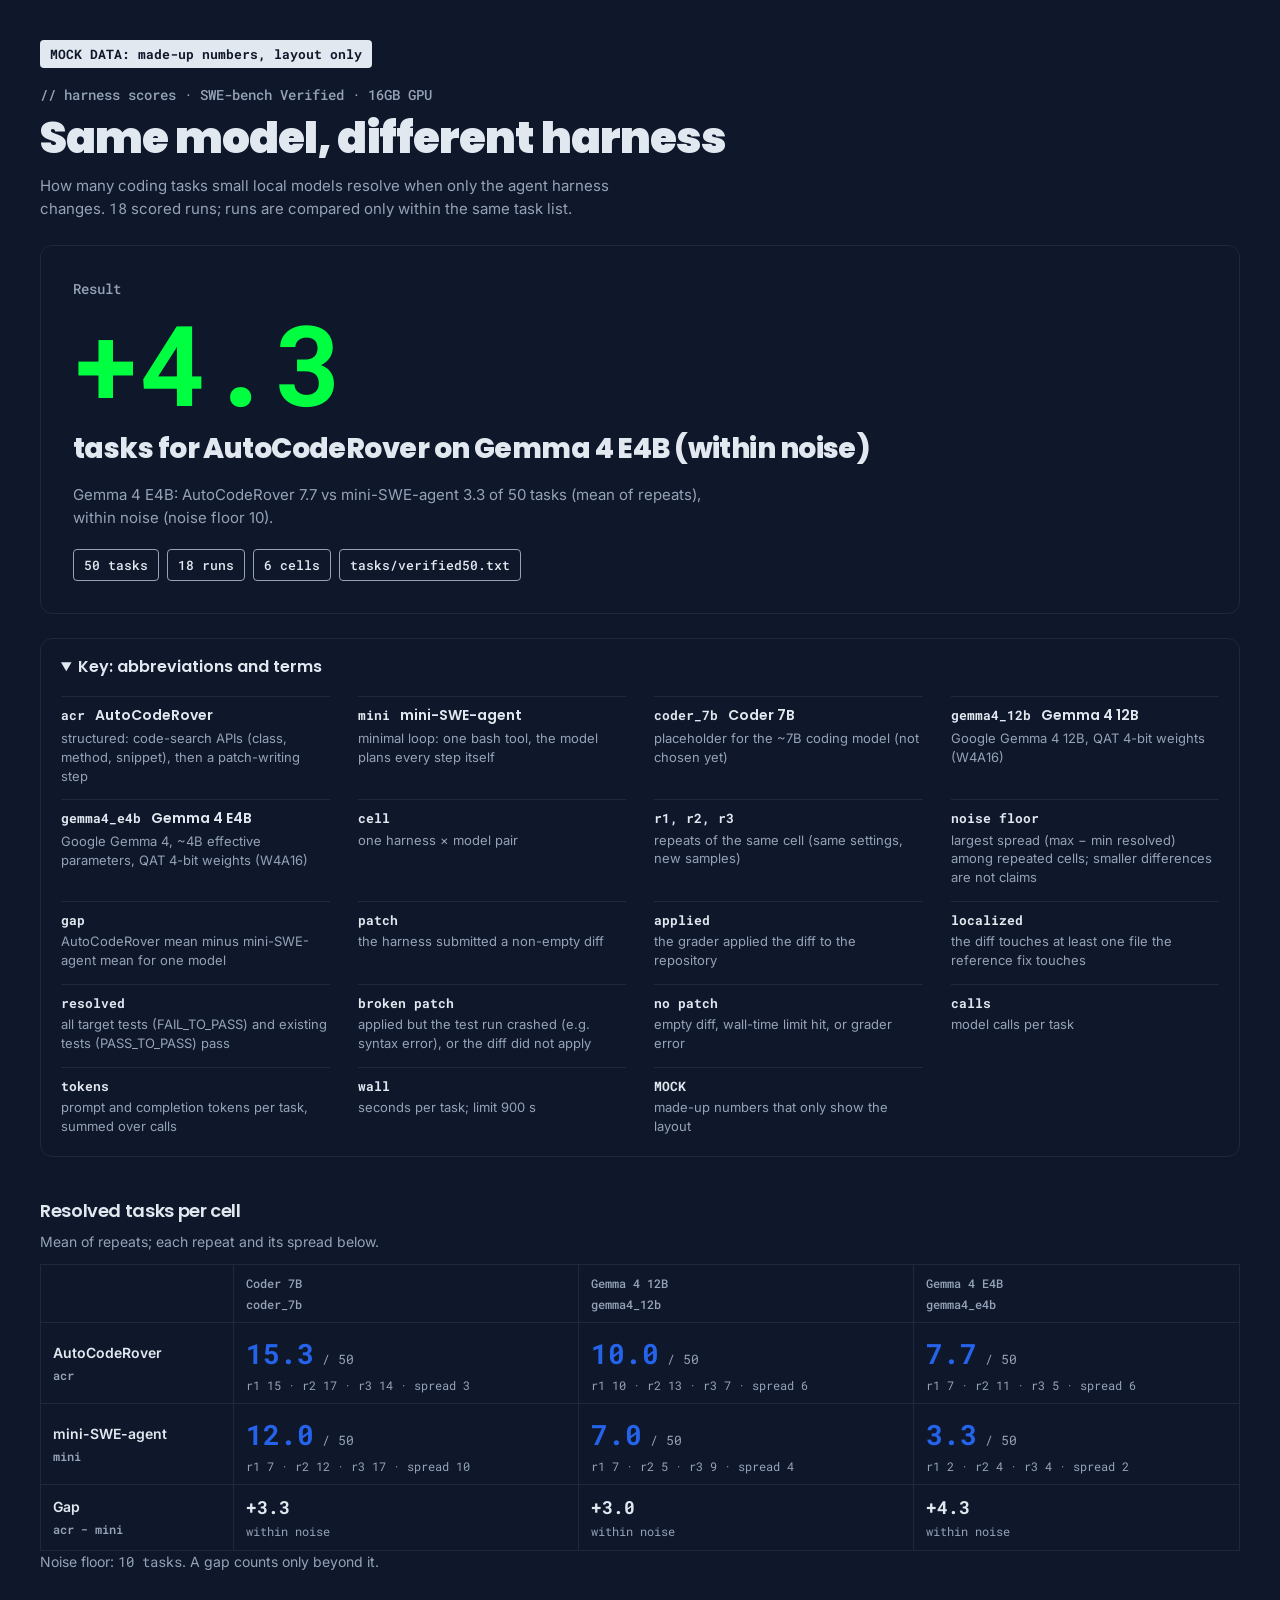
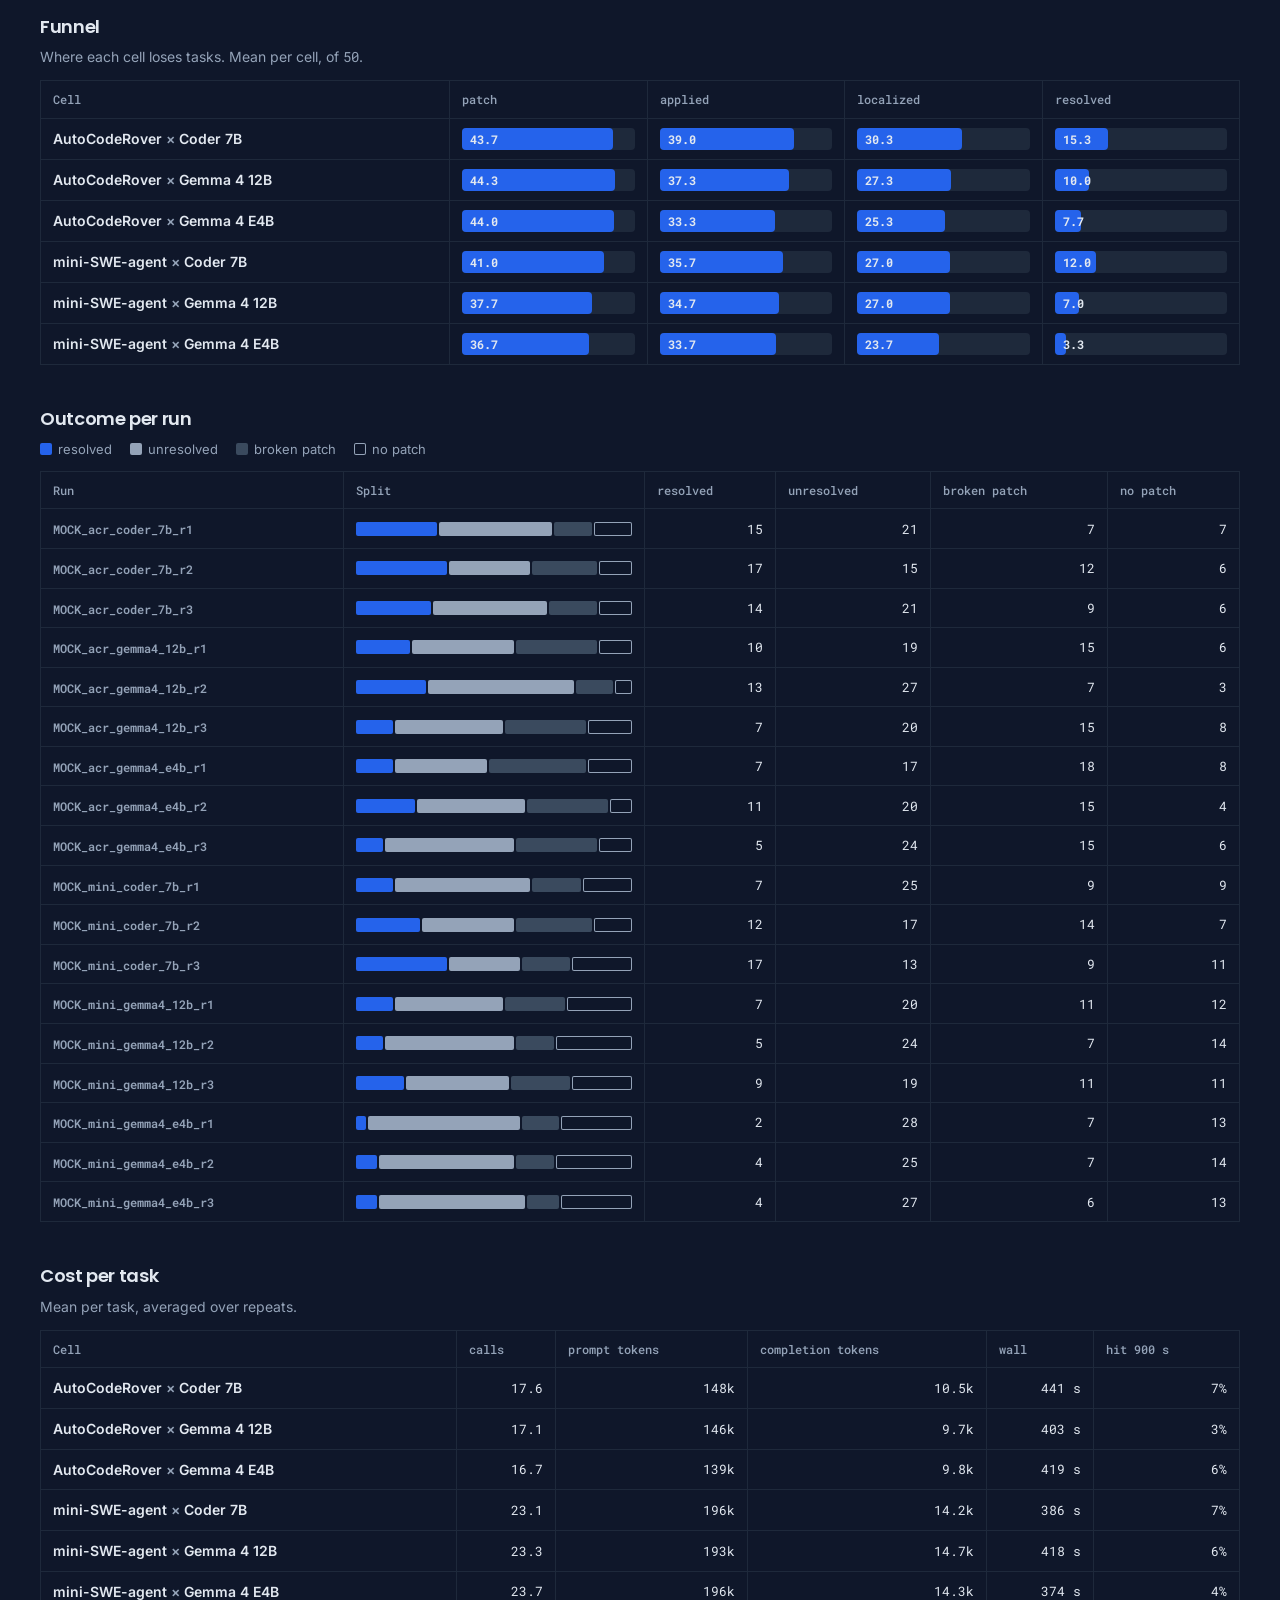
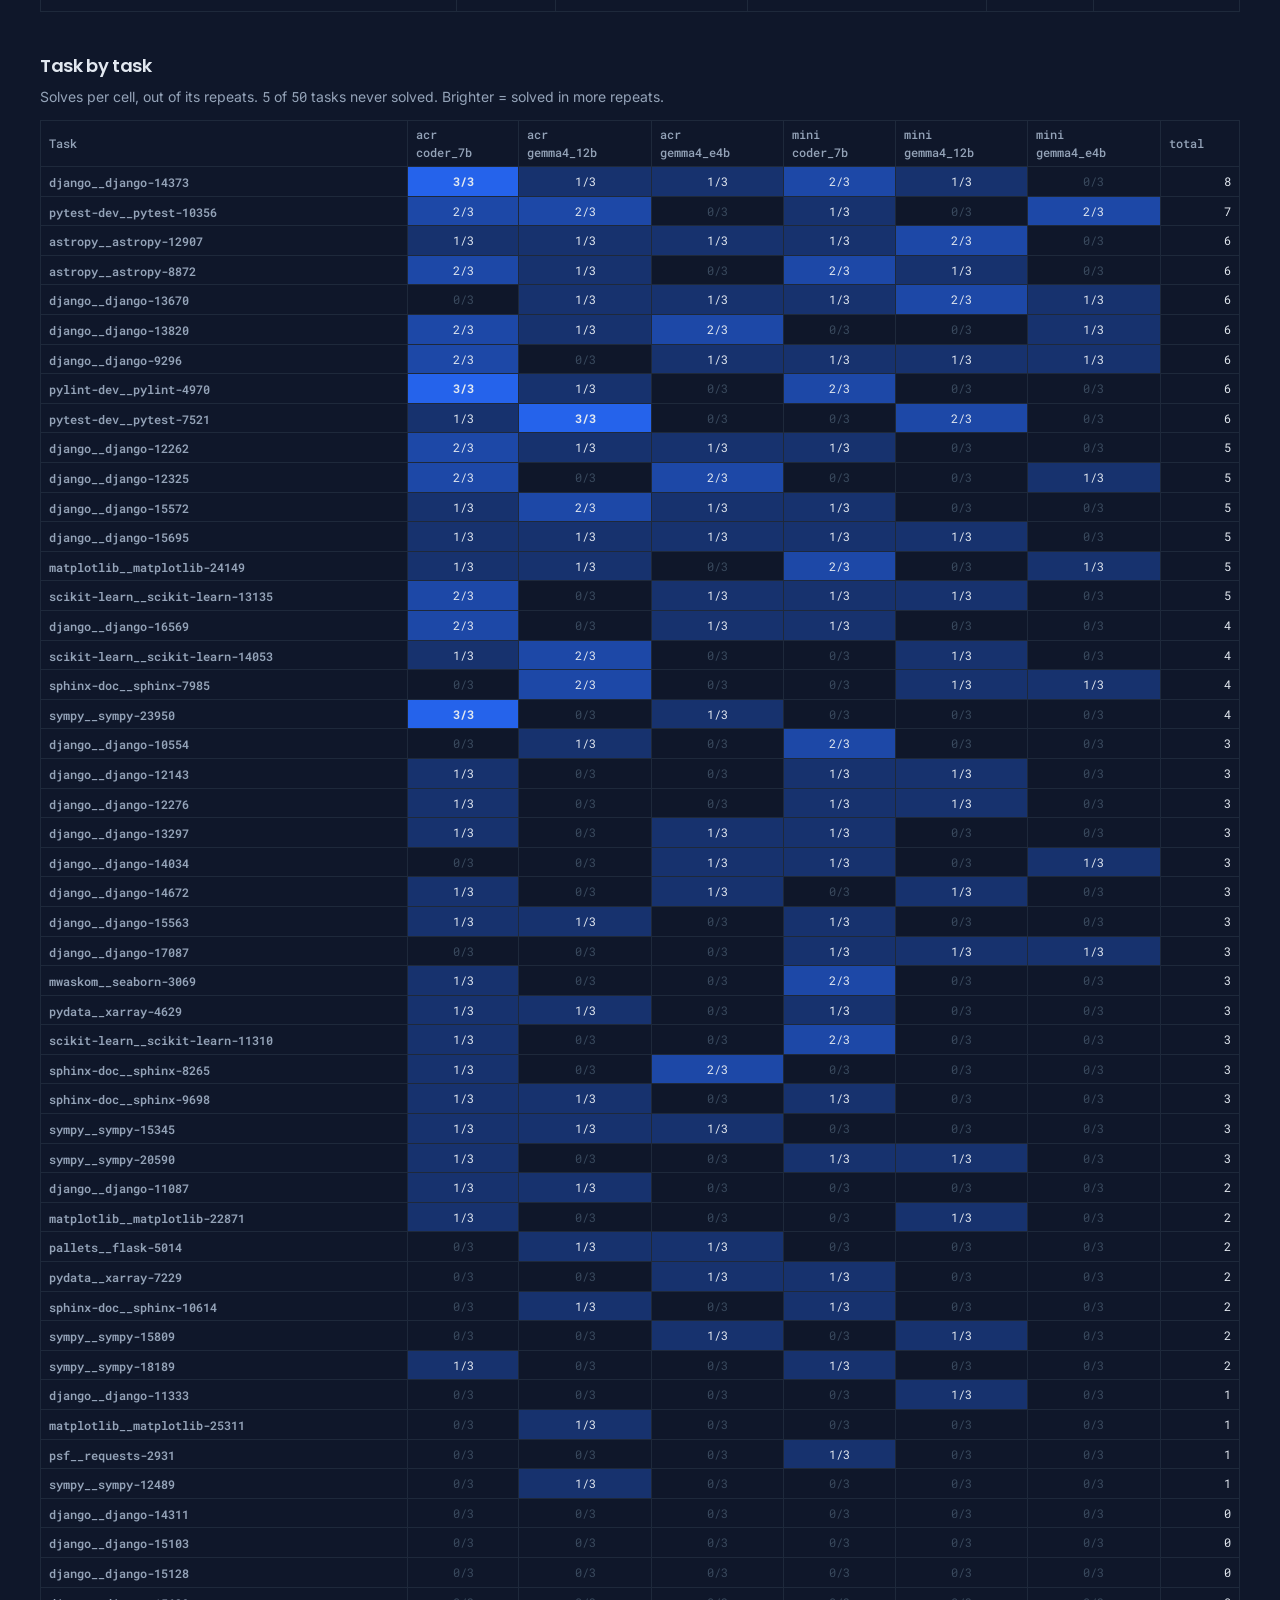
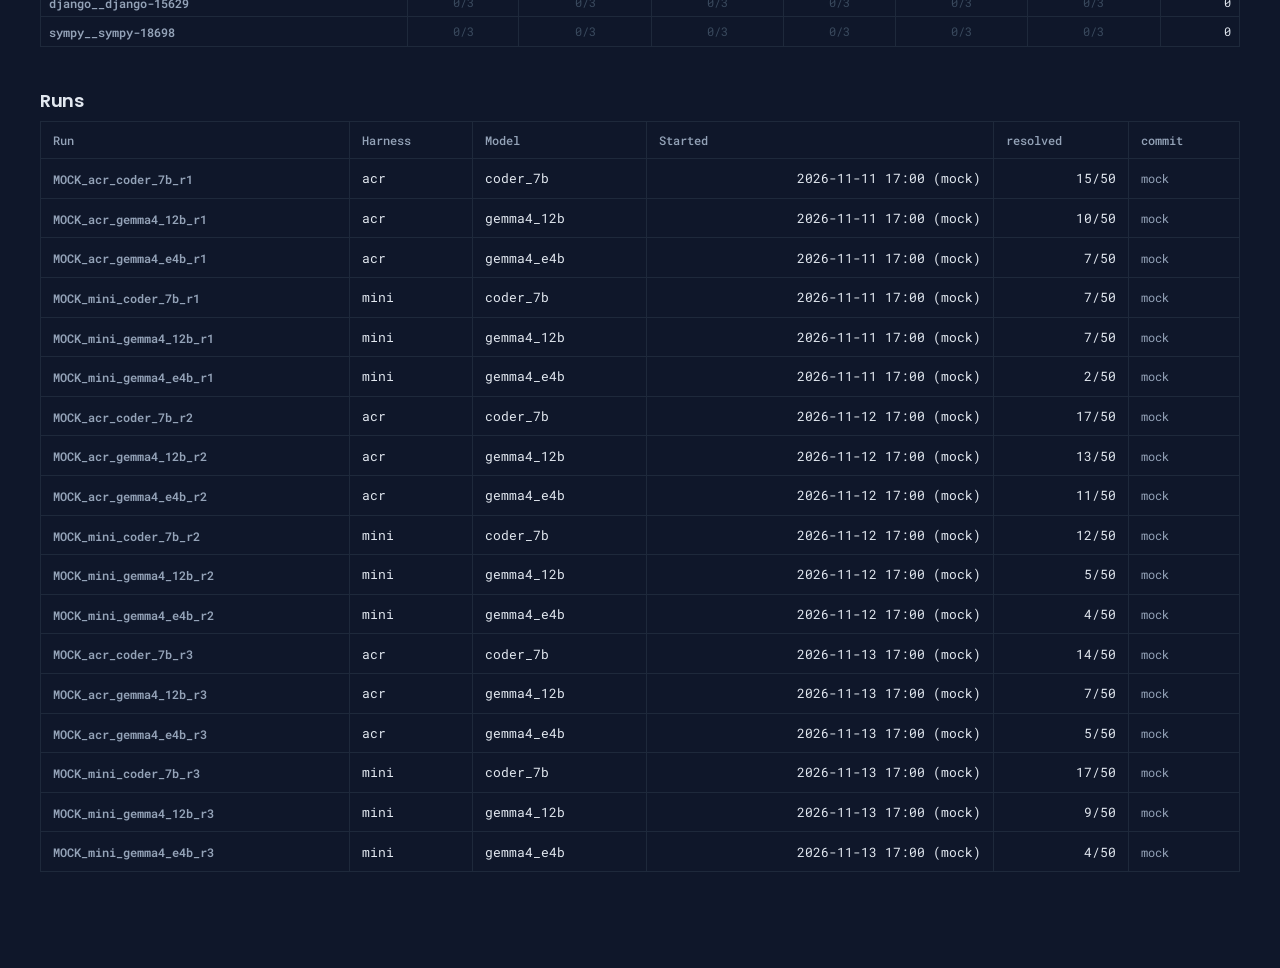
<file: artifacts/scoring_sheet_mock.html>
<!doctype html><html lang="en"><head><meta charset="utf-8"><meta name="viewport" content="width=device-width,initial-scale=1"><title>Harness scoring sheet</title><link rel="preconnect" href="https://fonts.googleapis.com"><link rel="preconnect" href="https://fonts.gstatic.com" crossorigin><link href="https://fonts.googleapis.com/css2?family=Poppins:wght@600;800;900&family=Roboto+Mono:wght@500;700&family=Inter:wght@400;600&display=swap" rel="stylesheet"><style>
.bsx-score{--x-bg:var(--bg,#0f172a);--x-accent:var(--accent,#2563eb);--x-text:var(--text,#e2e8f0);--x-urgent:var(--urgent,#00ff41);
 --x-dim:var(--text-dim,#94a3b8);--x-grid:var(--grid,#1e293b);--x-enter:var(--text-enter,#3a4a5e);
 --x-head:var(--font-head,"Poppins",system-ui,sans-serif);--x-mono:var(--font-mono,"Roboto Mono",ui-monospace,monospace);
 --x-body:var(--font-body,"Inter",system-ui,sans-serif);
 background:var(--x-bg);color:var(--x-text);font-family:var(--x-body);font-size:15px;line-height:1.55;max-width:100%}
.bsx-score *{box-sizing:border-box}
.bsx-score h1,.bsx-score h2,.bsx-score h3{font-family:var(--x-head);letter-spacing:-0.02em;color:var(--x-text);margin:0}
.bsx-score h1{font-weight:900;font-size:clamp(28px,5vw,44px);line-height:1.1;margin-bottom:12px}
.bsx-score h2{font-weight:800;font-size:24px;margin:56px 0 4px;padding-top:32px;border-top:1px solid var(--x-grid)}
.bsx-score h3{font-weight:600;font-size:18px;margin:40px 0 6px}
.bsx-score code{font-family:var(--x-mono);font-size:12px;color:var(--x-dim);background:none;padding:0}
.bsx-score .bs-eyebrow{font-family:var(--x-mono);font-weight:500;font-size:14px;color:var(--x-dim);display:block;margin:0 0 8px}
.bsx-score .bs-spec-pill{font-family:var(--x-mono);font-weight:500;font-size:13px;color:var(--x-text);border:1px solid var(--x-dim);
 border-radius:4px;padding:5px 10px;background:var(--x-bg);display:inline-block}
.bsx-mock{font-family:var(--x-mono);font-weight:700;font-size:13px;color:var(--x-bg);background:var(--x-text);border-radius:4px;
 padding:4px 10px;display:inline-block;margin-bottom:16px}
.bsx-lede{color:var(--x-dim);margin:0 0 8px;max-width:70ch}
.bsx-hero{border:1px solid var(--x-grid);border-radius:12px;padding:32px;margin:24px 0}
.bsx-hero-num{font-family:var(--x-mono);font-weight:700;font-size:clamp(56px,11vw,112px);line-height:1;color:var(--x-urgent);margin:0}
.bsx-hero-unit{font-family:var(--x-head);font-weight:800;font-size:clamp(20px,3vw,28px);letter-spacing:-0.02em;margin:8px 0 12px}
.bsx-hero-text{color:var(--x-dim);margin:0 0 20px;max-width:70ch}
.bsx-pills{display:flex;flex-wrap:wrap;gap:8px}
.bsx-note{color:var(--x-dim);font-size:14px;margin:0 0 12px}
.bsx-mono,.bsx-num,.bsx-big{font-family:var(--x-mono);font-variant-numeric:tabular-nums}
.bsx-scroll{overflow-x:auto;max-width:100%;scrollbar-color:var(--x-enter) var(--x-bg);scrollbar-width:thin}
.bsx-score .bsx-title{font-family:var(--x-head);font-weight:800;font-size:clamp(24px,4vw,52px);line-height:1.08;letter-spacing:-0.02em;
 margin:0 0 16px;padding:0;border:0}
section.bsx-score{max-width:1200px;margin:0 auto;padding:112px 24px 24px}
section.bsx-score .bsx-lede{font-size:18px}
.bsx-score table{width:100%;border-collapse:collapse;margin:0;font-family:var(--x-mono);font-size:13px}
.bsx-score th,.bsx-score td{padding:9px 12px;border:1px solid var(--x-grid);text-align:left;vertical-align:middle;color:var(--x-text)}
.bsx-score thead th{color:var(--x-dim);font-weight:500;font-size:12px}
.bsx-score tbody th{font-family:var(--x-body);font-weight:600;font-size:14px}
.bsx-score th code{display:block;margin-top:2px}
.bsx-num{text-align:right!important}
.bsx-big{font-weight:700;font-size:28px;color:var(--x-accent)}
.bsx-of{color:var(--x-dim)}
.bsx-sub{display:block;color:var(--x-dim);font-size:12px;font-family:var(--x-mono)}
.bsx-empty{color:var(--x-dim)!important}
.bsx-gap td .bsx-mono{font-weight:700;font-size:18px}
.bsx-score .d{color:var(--x-dim)}
.bsx-bar{position:relative;height:22px;min-width:96px;background:var(--x-grid);border-radius:4px;overflow:hidden}
.bsx-bar span{position:absolute;left:0;top:0;bottom:0;background:var(--x-accent);border-radius:0 4px 4px 0}
.bsx-bar b{position:relative;padding-left:8px;font-weight:700;font-size:12px;line-height:22px;color:var(--x-text)}
.bsx-stack{display:flex;gap:2px;height:14px;min-width:160px}
.bsx-stack span{border-radius:2px}
.bsx-legend{display:flex;flex-wrap:wrap;gap:18px;margin:4px 0 12px;font-size:13px;color:var(--x-dim)}
.bsx-legend i{display:inline-block;width:12px;height:12px;border-radius:2px;margin-right:6px;vertical-align:-1px}
.bsx-res{background:var(--x-accent)}.bsx-unr{background:var(--x-dim)}.bsx-brk{background:var(--x-enter)}
.bsx-nop{background:var(--x-bg);box-shadow:inset 0 0 0 1px var(--x-dim)}
.bsx-matrix th,.bsx-matrix td{padding:4px 8px;font-size:12px;white-space:nowrap}
.bsx-matrix td{text-align:center}
.bsx-q0{color:var(--x-enter)!important}
.bsx-q1{background:color-mix(in srgb,var(--x-accent) 35%,var(--x-bg))}
.bsx-q2{background:color-mix(in srgb,var(--x-accent) 65%,var(--x-bg))}
.bsx-q3{background:var(--x-accent);font-weight:700}
.bsx-key{border:1px solid var(--x-grid);border-radius:12px;padding:16px 20px;margin:24px 0}
.bsx-key summary{font-family:var(--x-head);font-weight:600;font-size:16px;cursor:pointer}
.bsx-key dl{display:grid;grid-template-columns:repeat(auto-fill,minmax(260px,1fr));gap:14px 28px;margin:16px 0 4px}
.bsx-key dl div{border-top:1px solid var(--x-grid);padding-top:8px}
.bsx-key dt{display:flex;flex-wrap:wrap;gap:4px 10px;align-items:baseline}
.bsx-key dt code{font-size:13px;color:var(--x-text);font-weight:700}
.bsx-key dt b{font-family:var(--x-head);font-weight:600;font-size:14px;color:var(--x-text)}
.bsx-key dd{margin:2px 0 0;font-size:13px;color:var(--x-dim);line-height:1.45}
@media (max-width:640px){.bsx-hero{padding:20px}.bsx-score th,.bsx-score td{padding:6px 8px}.bsx-big{font-size:22px}}
</style><style>html,body{margin:0;background:#0f172a}.bsx-page{max-width:1200px;margin:0 auto;padding:40px 16px 96px}</style></head><body><div class="bsx-page"><div class="bsx-score">
<span class="bsx-mock">MOCK DATA: made-up numbers, layout only</span>
<span class="bs-eyebrow">// harness scores · SWE-bench Verified · 16GB GPU</span><h1>Same model, different harness</h1><p class="bsx-lede">How many coding tasks small local models resolve when only the agent harness changes. <span class="bsx-mono">18</span> scored runs; runs are compared only within the same task list.</p>
<section class="bsx-hero"><span class="bs-eyebrow">Result</span><div class="bsx-hero-num">+4.3</div><div class="bsx-hero-unit">tasks for AutoCodeRover on Gemma 4 E4B (within noise)</div><p class="bsx-hero-text">Gemma 4 E4B: AutoCodeRover 7.7 vs mini-SWE-agent 3.3 of 50 tasks (mean of repeats), within noise (noise floor 10).</p><div class="bsx-pills"><span class="bs-spec-pill">50 tasks</span><span class="bs-spec-pill">18 runs</span><span class="bs-spec-pill">6 cells</span><span class="bs-spec-pill">tasks/verified50.txt</span></div></section>
<details class="bsx-key" open><summary>Key: abbreviations and terms</summary><dl><div><dt><code>acr</code><b>AutoCodeRover</b></dt><dd>structured: code-search APIs (class, method, snippet), then a patch-writing step</dd></div><div><dt><code>mini</code><b>mini-SWE-agent</b></dt><dd>minimal loop: one bash tool, the model plans every step itself</dd></div><div><dt><code>coder_7b</code><b>Coder 7B</b></dt><dd>placeholder for the ~7B coding model (not chosen yet)</dd></div><div><dt><code>gemma4_12b</code><b>Gemma 4 12B</b></dt><dd>Google Gemma 4 12B, QAT 4-bit weights (W4A16)</dd></div><div><dt><code>gemma4_e4b</code><b>Gemma 4 E4B</b></dt><dd>Google Gemma 4, ~4B effective parameters, QAT 4-bit weights (W4A16)</dd></div><div><dt><code>cell</code></dt><dd>one harness × model pair</dd></div><div><dt><code>r1, r2, r3</code></dt><dd>repeats of the same cell (same settings, new samples)</dd></div><div><dt><code>noise floor</code></dt><dd>largest spread (max − min resolved) among repeated cells; smaller differences are not claims</dd></div><div><dt><code>gap</code></dt><dd>AutoCodeRover mean minus mini-SWE-agent mean for one model</dd></div><div><dt><code>patch</code></dt><dd>the harness submitted a non-empty diff</dd></div><div><dt><code>applied</code></dt><dd>the grader applied the diff to the repository</dd></div><div><dt><code>localized</code></dt><dd>the diff touches at least one file the reference fix touches</dd></div><div><dt><code>resolved</code></dt><dd>all target tests (FAIL_TO_PASS) and existing tests (PASS_TO_PASS) pass</dd></div><div><dt><code>broken patch</code></dt><dd>applied but the test run crashed (e.g. syntax error), or the diff did not apply</dd></div><div><dt><code>no patch</code></dt><dd>empty diff, wall-time limit hit, or grader error</dd></div><div><dt><code>calls</code></dt><dd>model calls per task</dd></div><div><dt><code>tokens</code></dt><dd>prompt and completion tokens per task, summed over calls</dd></div><div><dt><code>wall</code></dt><dd>seconds per task; limit 900 s</dd></div><div><dt><code>MOCK</code></dt><dd>made-up numbers that only show the layout</dd></div></dl></details>
<h3>Resolved tasks per cell</h3><p class="bsx-note">Mean of repeats; each repeat and its spread below.</p><div class="bsx-scroll"><table class="bsx-grid"><thead><tr><th></th><th>Coder 7B<code>coder_7b</code></th><th>Gemma 4 12B<code>gemma4_12b</code></th><th>Gemma 4 E4B<code>gemma4_e4b</code></th></tr></thead><tbody>
<tr><th>AutoCodeRover<code>acr</code></th>
<td><span class="bsx-big">15.3</span><span class="bsx-of"> / 50</span><span class="bsx-sub">r1 15 · r2 17 · r3 14 · spread 3</span></td>
<td><span class="bsx-big">10.0</span><span class="bsx-of"> / 50</span><span class="bsx-sub">r1 10 · r2 13 · r3 7 · spread 6</span></td>
<td><span class="bsx-big">7.7</span><span class="bsx-of"> / 50</span><span class="bsx-sub">r1 7 · r2 11 · r3 5 · spread 6</span></td>
</tr>
<tr><th>mini-SWE-agent<code>mini</code></th>
<td><span class="bsx-big">12.0</span><span class="bsx-of"> / 50</span><span class="bsx-sub">r1 7 · r2 12 · r3 17 · spread 10</span></td>
<td><span class="bsx-big">7.0</span><span class="bsx-of"> / 50</span><span class="bsx-sub">r1 7 · r2 5 · r3 9 · spread 4</span></td>
<td><span class="bsx-big">3.3</span><span class="bsx-of"> / 50</span><span class="bsx-sub">r1 2 · r2 4 · r3 4 · spread 2</span></td>
</tr>
<tr class="bsx-gap"><th>Gap<code>acr − mini</code></th>
<td><span class="bsx-mono">+3.3</span><span class="bsx-sub">within noise</span></td>
<td><span class="bsx-mono">+3.0</span><span class="bsx-sub">within noise</span></td>
<td><span class="bsx-mono">+4.3</span><span class="bsx-sub">within noise</span></td>
</tr>
</tbody></table></div>
<p class="bsx-note">Noise floor: <span class="bsx-mono">10 tasks</span>. A gap counts only beyond it.</p>
<h3>Funnel</h3><p class="bsx-note">Where each cell loses tasks. Mean per cell, of <span class="bsx-mono">50</span>.</p><div class="bsx-scroll"><table><thead><tr><th>Cell</th><th>patch</th><th>applied</th><th>localized</th><th>resolved</th></tr></thead><tbody>
<tr><th>AutoCodeRover <span class="d">×</span> Coder 7B</th><td><div class="bsx-bar" title="patch: 43.7 of 50"><span style="width:87.3%"></span><b>43.7</b></div></td><td><div class="bsx-bar" title="applied: 39.0 of 50"><span style="width:78.0%"></span><b>39.0</b></div></td><td><div class="bsx-bar" title="localized: 30.3 of 50"><span style="width:60.7%"></span><b>30.3</b></div></td><td><div class="bsx-bar" title="resolved: 15.3 of 50"><span style="width:30.7%"></span><b>15.3</b></div></td></tr>
<tr><th>AutoCodeRover <span class="d">×</span> Gemma 4 12B</th><td><div class="bsx-bar" title="patch: 44.3 of 50"><span style="width:88.7%"></span><b>44.3</b></div></td><td><div class="bsx-bar" title="applied: 37.3 of 50"><span style="width:74.7%"></span><b>37.3</b></div></td><td><div class="bsx-bar" title="localized: 27.3 of 50"><span style="width:54.7%"></span><b>27.3</b></div></td><td><div class="bsx-bar" title="resolved: 10.0 of 50"><span style="width:20.0%"></span><b>10.0</b></div></td></tr>
<tr><th>AutoCodeRover <span class="d">×</span> Gemma 4 E4B</th><td><div class="bsx-bar" title="patch: 44.0 of 50"><span style="width:88.0%"></span><b>44.0</b></div></td><td><div class="bsx-bar" title="applied: 33.3 of 50"><span style="width:66.7%"></span><b>33.3</b></div></td><td><div class="bsx-bar" title="localized: 25.3 of 50"><span style="width:50.7%"></span><b>25.3</b></div></td><td><div class="bsx-bar" title="resolved: 7.7 of 50"><span style="width:15.3%"></span><b>7.7</b></div></td></tr>
<tr><th>mini-SWE-agent <span class="d">×</span> Coder 7B</th><td><div class="bsx-bar" title="patch: 41.0 of 50"><span style="width:82.0%"></span><b>41.0</b></div></td><td><div class="bsx-bar" title="applied: 35.7 of 50"><span style="width:71.3%"></span><b>35.7</b></div></td><td><div class="bsx-bar" title="localized: 27.0 of 50"><span style="width:54.0%"></span><b>27.0</b></div></td><td><div class="bsx-bar" title="resolved: 12.0 of 50"><span style="width:24.0%"></span><b>12.0</b></div></td></tr>
<tr><th>mini-SWE-agent <span class="d">×</span> Gemma 4 12B</th><td><div class="bsx-bar" title="patch: 37.7 of 50"><span style="width:75.3%"></span><b>37.7</b></div></td><td><div class="bsx-bar" title="applied: 34.7 of 50"><span style="width:69.3%"></span><b>34.7</b></div></td><td><div class="bsx-bar" title="localized: 27.0 of 50"><span style="width:54.0%"></span><b>27.0</b></div></td><td><div class="bsx-bar" title="resolved: 7.0 of 50"><span style="width:14.0%"></span><b>7.0</b></div></td></tr>
<tr><th>mini-SWE-agent <span class="d">×</span> Gemma 4 E4B</th><td><div class="bsx-bar" title="patch: 36.7 of 50"><span style="width:73.3%"></span><b>36.7</b></div></td><td><div class="bsx-bar" title="applied: 33.7 of 50"><span style="width:67.3%"></span><b>33.7</b></div></td><td><div class="bsx-bar" title="localized: 23.7 of 50"><span style="width:47.3%"></span><b>23.7</b></div></td><td><div class="bsx-bar" title="resolved: 3.3 of 50"><span style="width:6.7%"></span><b>3.3</b></div></td></tr>
</tbody></table></div>
<h3>Outcome per run</h3><div class="bsx-legend"><span><i class="bsx-res"></i>resolved</span><span><i class="bsx-unr"></i>unresolved</span><span><i class="bsx-brk"></i>broken patch</span><span><i class="bsx-nop"></i>no patch</span></div><div class="bsx-scroll"><table><thead><tr><th>Run</th><th>Split</th><th>resolved</th><th>unresolved</th><th>broken patch</th><th>no patch</th></tr></thead><tbody>
<tr><th><code>MOCK_acr_coder_7b_r1</code></th><td><div class="bsx-stack"><span class="bsx-res" style="flex:15" title="resolved: 15"></span><span class="bsx-unr" style="flex:21" title="unresolved: 21"></span><span class="bsx-brk" style="flex:7" title="broken patch: 7"></span><span class="bsx-nop" style="flex:7" title="no patch: 7"></span></div></td><td class="bsx-num">15</td><td class="bsx-num">21</td><td class="bsx-num">7</td><td class="bsx-num">7</td></tr>
<tr><th><code>MOCK_acr_coder_7b_r2</code></th><td><div class="bsx-stack"><span class="bsx-res" style="flex:17" title="resolved: 17"></span><span class="bsx-unr" style="flex:15" title="unresolved: 15"></span><span class="bsx-brk" style="flex:12" title="broken patch: 12"></span><span class="bsx-nop" style="flex:6" title="no patch: 6"></span></div></td><td class="bsx-num">17</td><td class="bsx-num">15</td><td class="bsx-num">12</td><td class="bsx-num">6</td></tr>
<tr><th><code>MOCK_acr_coder_7b_r3</code></th><td><div class="bsx-stack"><span class="bsx-res" style="flex:14" title="resolved: 14"></span><span class="bsx-unr" style="flex:21" title="unresolved: 21"></span><span class="bsx-brk" style="flex:9" title="broken patch: 9"></span><span class="bsx-nop" style="flex:6" title="no patch: 6"></span></div></td><td class="bsx-num">14</td><td class="bsx-num">21</td><td class="bsx-num">9</td><td class="bsx-num">6</td></tr>
<tr><th><code>MOCK_acr_gemma4_12b_r1</code></th><td><div class="bsx-stack"><span class="bsx-res" style="flex:10" title="resolved: 10"></span><span class="bsx-unr" style="flex:19" title="unresolved: 19"></span><span class="bsx-brk" style="flex:15" title="broken patch: 15"></span><span class="bsx-nop" style="flex:6" title="no patch: 6"></span></div></td><td class="bsx-num">10</td><td class="bsx-num">19</td><td class="bsx-num">15</td><td class="bsx-num">6</td></tr>
<tr><th><code>MOCK_acr_gemma4_12b_r2</code></th><td><div class="bsx-stack"><span class="bsx-res" style="flex:13" title="resolved: 13"></span><span class="bsx-unr" style="flex:27" title="unresolved: 27"></span><span class="bsx-brk" style="flex:7" title="broken patch: 7"></span><span class="bsx-nop" style="flex:3" title="no patch: 3"></span></div></td><td class="bsx-num">13</td><td class="bsx-num">27</td><td class="bsx-num">7</td><td class="bsx-num">3</td></tr>
<tr><th><code>MOCK_acr_gemma4_12b_r3</code></th><td><div class="bsx-stack"><span class="bsx-res" style="flex:7" title="resolved: 7"></span><span class="bsx-unr" style="flex:20" title="unresolved: 20"></span><span class="bsx-brk" style="flex:15" title="broken patch: 15"></span><span class="bsx-nop" style="flex:8" title="no patch: 8"></span></div></td><td class="bsx-num">7</td><td class="bsx-num">20</td><td class="bsx-num">15</td><td class="bsx-num">8</td></tr>
<tr><th><code>MOCK_acr_gemma4_e4b_r1</code></th><td><div class="bsx-stack"><span class="bsx-res" style="flex:7" title="resolved: 7"></span><span class="bsx-unr" style="flex:17" title="unresolved: 17"></span><span class="bsx-brk" style="flex:18" title="broken patch: 18"></span><span class="bsx-nop" style="flex:8" title="no patch: 8"></span></div></td><td class="bsx-num">7</td><td class="bsx-num">17</td><td class="bsx-num">18</td><td class="bsx-num">8</td></tr>
<tr><th><code>MOCK_acr_gemma4_e4b_r2</code></th><td><div class="bsx-stack"><span class="bsx-res" style="flex:11" title="resolved: 11"></span><span class="bsx-unr" style="flex:20" title="unresolved: 20"></span><span class="bsx-brk" style="flex:15" title="broken patch: 15"></span><span class="bsx-nop" style="flex:4" title="no patch: 4"></span></div></td><td class="bsx-num">11</td><td class="bsx-num">20</td><td class="bsx-num">15</td><td class="bsx-num">4</td></tr>
<tr><th><code>MOCK_acr_gemma4_e4b_r3</code></th><td><div class="bsx-stack"><span class="bsx-res" style="flex:5" title="resolved: 5"></span><span class="bsx-unr" style="flex:24" title="unresolved: 24"></span><span class="bsx-brk" style="flex:15" title="broken patch: 15"></span><span class="bsx-nop" style="flex:6" title="no patch: 6"></span></div></td><td class="bsx-num">5</td><td class="bsx-num">24</td><td class="bsx-num">15</td><td class="bsx-num">6</td></tr>
<tr><th><code>MOCK_mini_coder_7b_r1</code></th><td><div class="bsx-stack"><span class="bsx-res" style="flex:7" title="resolved: 7"></span><span class="bsx-unr" style="flex:25" title="unresolved: 25"></span><span class="bsx-brk" style="flex:9" title="broken patch: 9"></span><span class="bsx-nop" style="flex:9" title="no patch: 9"></span></div></td><td class="bsx-num">7</td><td class="bsx-num">25</td><td class="bsx-num">9</td><td class="bsx-num">9</td></tr>
<tr><th><code>MOCK_mini_coder_7b_r2</code></th><td><div class="bsx-stack"><span class="bsx-res" style="flex:12" title="resolved: 12"></span><span class="bsx-unr" style="flex:17" title="unresolved: 17"></span><span class="bsx-brk" style="flex:14" title="broken patch: 14"></span><span class="bsx-nop" style="flex:7" title="no patch: 7"></span></div></td><td class="bsx-num">12</td><td class="bsx-num">17</td><td class="bsx-num">14</td><td class="bsx-num">7</td></tr>
<tr><th><code>MOCK_mini_coder_7b_r3</code></th><td><div class="bsx-stack"><span class="bsx-res" style="flex:17" title="resolved: 17"></span><span class="bsx-unr" style="flex:13" title="unresolved: 13"></span><span class="bsx-brk" style="flex:9" title="broken patch: 9"></span><span class="bsx-nop" style="flex:11" title="no patch: 11"></span></div></td><td class="bsx-num">17</td><td class="bsx-num">13</td><td class="bsx-num">9</td><td class="bsx-num">11</td></tr>
<tr><th><code>MOCK_mini_gemma4_12b_r1</code></th><td><div class="bsx-stack"><span class="bsx-res" style="flex:7" title="resolved: 7"></span><span class="bsx-unr" style="flex:20" title="unresolved: 20"></span><span class="bsx-brk" style="flex:11" title="broken patch: 11"></span><span class="bsx-nop" style="flex:12" title="no patch: 12"></span></div></td><td class="bsx-num">7</td><td class="bsx-num">20</td><td class="bsx-num">11</td><td class="bsx-num">12</td></tr>
<tr><th><code>MOCK_mini_gemma4_12b_r2</code></th><td><div class="bsx-stack"><span class="bsx-res" style="flex:5" title="resolved: 5"></span><span class="bsx-unr" style="flex:24" title="unresolved: 24"></span><span class="bsx-brk" style="flex:7" title="broken patch: 7"></span><span class="bsx-nop" style="flex:14" title="no patch: 14"></span></div></td><td class="bsx-num">5</td><td class="bsx-num">24</td><td class="bsx-num">7</td><td class="bsx-num">14</td></tr>
<tr><th><code>MOCK_mini_gemma4_12b_r3</code></th><td><div class="bsx-stack"><span class="bsx-res" style="flex:9" title="resolved: 9"></span><span class="bsx-unr" style="flex:19" title="unresolved: 19"></span><span class="bsx-brk" style="flex:11" title="broken patch: 11"></span><span class="bsx-nop" style="flex:11" title="no patch: 11"></span></div></td><td class="bsx-num">9</td><td class="bsx-num">19</td><td class="bsx-num">11</td><td class="bsx-num">11</td></tr>
<tr><th><code>MOCK_mini_gemma4_e4b_r1</code></th><td><div class="bsx-stack"><span class="bsx-res" style="flex:2" title="resolved: 2"></span><span class="bsx-unr" style="flex:28" title="unresolved: 28"></span><span class="bsx-brk" style="flex:7" title="broken patch: 7"></span><span class="bsx-nop" style="flex:13" title="no patch: 13"></span></div></td><td class="bsx-num">2</td><td class="bsx-num">28</td><td class="bsx-num">7</td><td class="bsx-num">13</td></tr>
<tr><th><code>MOCK_mini_gemma4_e4b_r2</code></th><td><div class="bsx-stack"><span class="bsx-res" style="flex:4" title="resolved: 4"></span><span class="bsx-unr" style="flex:25" title="unresolved: 25"></span><span class="bsx-brk" style="flex:7" title="broken patch: 7"></span><span class="bsx-nop" style="flex:14" title="no patch: 14"></span></div></td><td class="bsx-num">4</td><td class="bsx-num">25</td><td class="bsx-num">7</td><td class="bsx-num">14</td></tr>
<tr><th><code>MOCK_mini_gemma4_e4b_r3</code></th><td><div class="bsx-stack"><span class="bsx-res" style="flex:4" title="resolved: 4"></span><span class="bsx-unr" style="flex:27" title="unresolved: 27"></span><span class="bsx-brk" style="flex:6" title="broken patch: 6"></span><span class="bsx-nop" style="flex:13" title="no patch: 13"></span></div></td><td class="bsx-num">4</td><td class="bsx-num">27</td><td class="bsx-num">6</td><td class="bsx-num">13</td></tr>
</tbody></table></div>
<h3>Cost per task</h3><p class="bsx-note">Mean per task, averaged over repeats.</p><div class="bsx-scroll"><table><thead><tr><th>Cell</th><th>calls</th><th>prompt tokens</th><th>completion tokens</th><th>wall</th><th>hit 900 s</th></tr></thead><tbody>
<tr><th>AutoCodeRover <span class="d">×</span> Coder 7B</th><td class="bsx-num">17.6</td><td class="bsx-num">148k</td><td class="bsx-num">10.5k</td><td class="bsx-num">441 s</td><td class="bsx-num">7%</td></tr>
<tr><th>AutoCodeRover <span class="d">×</span> Gemma 4 12B</th><td class="bsx-num">17.1</td><td class="bsx-num">146k</td><td class="bsx-num">9.7k</td><td class="bsx-num">403 s</td><td class="bsx-num">3%</td></tr>
<tr><th>AutoCodeRover <span class="d">×</span> Gemma 4 E4B</th><td class="bsx-num">16.7</td><td class="bsx-num">139k</td><td class="bsx-num">9.8k</td><td class="bsx-num">419 s</td><td class="bsx-num">6%</td></tr>
<tr><th>mini-SWE-agent <span class="d">×</span> Coder 7B</th><td class="bsx-num">23.1</td><td class="bsx-num">196k</td><td class="bsx-num">14.2k</td><td class="bsx-num">386 s</td><td class="bsx-num">7%</td></tr>
<tr><th>mini-SWE-agent <span class="d">×</span> Gemma 4 12B</th><td class="bsx-num">23.3</td><td class="bsx-num">193k</td><td class="bsx-num">14.7k</td><td class="bsx-num">418 s</td><td class="bsx-num">6%</td></tr>
<tr><th>mini-SWE-agent <span class="d">×</span> Gemma 4 E4B</th><td class="bsx-num">23.7</td><td class="bsx-num">196k</td><td class="bsx-num">14.3k</td><td class="bsx-num">374 s</td><td class="bsx-num">4%</td></tr>
</tbody></table></div>
<h3>Task by task</h3><p class="bsx-note">Solves per cell, out of its repeats. <span class="bsx-mono">5</span> of <span class="bsx-mono">50</span> tasks never solved. Brighter = solved in more repeats.</p><div class="bsx-scroll"><table class="bsx-matrix"><thead><tr><th>Task</th><th>acr<br>coder_7b</th><th>acr<br>gemma4_12b</th><th>acr<br>gemma4_e4b</th><th>mini<br>coder_7b</th><th>mini<br>gemma4_12b</th><th>mini<br>gemma4_e4b</th><th>total</th></tr></thead><tbody>
<tr><th><code>django__django-14373</code></th><td class="bsx-q3" title="django__django-14373 · AutoCodeRover × Coder 7B: 3/3">3/3</td><td class="bsx-q1" title="django__django-14373 · AutoCodeRover × Gemma 4 12B: 1/3">1/3</td><td class="bsx-q1" title="django__django-14373 · AutoCodeRover × Gemma 4 E4B: 1/3">1/3</td><td class="bsx-q2" title="django__django-14373 · mini-SWE-agent × Coder 7B: 2/3">2/3</td><td class="bsx-q1" title="django__django-14373 · mini-SWE-agent × Gemma 4 12B: 1/3">1/3</td><td class="bsx-q0" title="django__django-14373 · mini-SWE-agent × Gemma 4 E4B: 0/3">0/3</td><td class="bsx-num">8</td></tr>
<tr><th><code>pytest-dev__pytest-10356</code></th><td class="bsx-q2" title="pytest-dev__pytest-10356 · AutoCodeRover × Coder 7B: 2/3">2/3</td><td class="bsx-q2" title="pytest-dev__pytest-10356 · AutoCodeRover × Gemma 4 12B: 2/3">2/3</td><td class="bsx-q0" title="pytest-dev__pytest-10356 · AutoCodeRover × Gemma 4 E4B: 0/3">0/3</td><td class="bsx-q1" title="pytest-dev__pytest-10356 · mini-SWE-agent × Coder 7B: 1/3">1/3</td><td class="bsx-q0" title="pytest-dev__pytest-10356 · mini-SWE-agent × Gemma 4 12B: 0/3">0/3</td><td class="bsx-q2" title="pytest-dev__pytest-10356 · mini-SWE-agent × Gemma 4 E4B: 2/3">2/3</td><td class="bsx-num">7</td></tr>
<tr><th><code>astropy__astropy-12907</code></th><td class="bsx-q1" title="astropy__astropy-12907 · AutoCodeRover × Coder 7B: 1/3">1/3</td><td class="bsx-q1" title="astropy__astropy-12907 · AutoCodeRover × Gemma 4 12B: 1/3">1/3</td><td class="bsx-q1" title="astropy__astropy-12907 · AutoCodeRover × Gemma 4 E4B: 1/3">1/3</td><td class="bsx-q1" title="astropy__astropy-12907 · mini-SWE-agent × Coder 7B: 1/3">1/3</td><td class="bsx-q2" title="astropy__astropy-12907 · mini-SWE-agent × Gemma 4 12B: 2/3">2/3</td><td class="bsx-q0" title="astropy__astropy-12907 · mini-SWE-agent × Gemma 4 E4B: 0/3">0/3</td><td class="bsx-num">6</td></tr>
<tr><th><code>astropy__astropy-8872</code></th><td class="bsx-q2" title="astropy__astropy-8872 · AutoCodeRover × Coder 7B: 2/3">2/3</td><td class="bsx-q1" title="astropy__astropy-8872 · AutoCodeRover × Gemma 4 12B: 1/3">1/3</td><td class="bsx-q0" title="astropy__astropy-8872 · AutoCodeRover × Gemma 4 E4B: 0/3">0/3</td><td class="bsx-q2" title="astropy__astropy-8872 · mini-SWE-agent × Coder 7B: 2/3">2/3</td><td class="bsx-q1" title="astropy__astropy-8872 · mini-SWE-agent × Gemma 4 12B: 1/3">1/3</td><td class="bsx-q0" title="astropy__astropy-8872 · mini-SWE-agent × Gemma 4 E4B: 0/3">0/3</td><td class="bsx-num">6</td></tr>
<tr><th><code>django__django-13670</code></th><td class="bsx-q0" title="django__django-13670 · AutoCodeRover × Coder 7B: 0/3">0/3</td><td class="bsx-q1" title="django__django-13670 · AutoCodeRover × Gemma 4 12B: 1/3">1/3</td><td class="bsx-q1" title="django__django-13670 · AutoCodeRover × Gemma 4 E4B: 1/3">1/3</td><td class="bsx-q1" title="django__django-13670 · mini-SWE-agent × Coder 7B: 1/3">1/3</td><td class="bsx-q2" title="django__django-13670 · mini-SWE-agent × Gemma 4 12B: 2/3">2/3</td><td class="bsx-q1" title="django__django-13670 · mini-SWE-agent × Gemma 4 E4B: 1/3">1/3</td><td class="bsx-num">6</td></tr>
<tr><th><code>django__django-13820</code></th><td class="bsx-q2" title="django__django-13820 · AutoCodeRover × Coder 7B: 2/3">2/3</td><td class="bsx-q1" title="django__django-13820 · AutoCodeRover × Gemma 4 12B: 1/3">1/3</td><td class="bsx-q2" title="django__django-13820 · AutoCodeRover × Gemma 4 E4B: 2/3">2/3</td><td class="bsx-q0" title="django__django-13820 · mini-SWE-agent × Coder 7B: 0/3">0/3</td><td class="bsx-q0" title="django__django-13820 · mini-SWE-agent × Gemma 4 12B: 0/3">0/3</td><td class="bsx-q1" title="django__django-13820 · mini-SWE-agent × Gemma 4 E4B: 1/3">1/3</td><td class="bsx-num">6</td></tr>
<tr><th><code>django__django-9296</code></th><td class="bsx-q2" title="django__django-9296 · AutoCodeRover × Coder 7B: 2/3">2/3</td><td class="bsx-q0" title="django__django-9296 · AutoCodeRover × Gemma 4 12B: 0/3">0/3</td><td class="bsx-q1" title="django__django-9296 · AutoCodeRover × Gemma 4 E4B: 1/3">1/3</td><td class="bsx-q1" title="django__django-9296 · mini-SWE-agent × Coder 7B: 1/3">1/3</td><td class="bsx-q1" title="django__django-9296 · mini-SWE-agent × Gemma 4 12B: 1/3">1/3</td><td class="bsx-q1" title="django__django-9296 · mini-SWE-agent × Gemma 4 E4B: 1/3">1/3</td><td class="bsx-num">6</td></tr>
<tr><th><code>pylint-dev__pylint-4970</code></th><td class="bsx-q3" title="pylint-dev__pylint-4970 · AutoCodeRover × Coder 7B: 3/3">3/3</td><td class="bsx-q1" title="pylint-dev__pylint-4970 · AutoCodeRover × Gemma 4 12B: 1/3">1/3</td><td class="bsx-q0" title="pylint-dev__pylint-4970 · AutoCodeRover × Gemma 4 E4B: 0/3">0/3</td><td class="bsx-q2" title="pylint-dev__pylint-4970 · mini-SWE-agent × Coder 7B: 2/3">2/3</td><td class="bsx-q0" title="pylint-dev__pylint-4970 · mini-SWE-agent × Gemma 4 12B: 0/3">0/3</td><td class="bsx-q0" title="pylint-dev__pylint-4970 · mini-SWE-agent × Gemma 4 E4B: 0/3">0/3</td><td class="bsx-num">6</td></tr>
<tr><th><code>pytest-dev__pytest-7521</code></th><td class="bsx-q1" title="pytest-dev__pytest-7521 · AutoCodeRover × Coder 7B: 1/3">1/3</td><td class="bsx-q3" title="pytest-dev__pytest-7521 · AutoCodeRover × Gemma 4 12B: 3/3">3/3</td><td class="bsx-q0" title="pytest-dev__pytest-7521 · AutoCodeRover × Gemma 4 E4B: 0/3">0/3</td><td class="bsx-q0" title="pytest-dev__pytest-7521 · mini-SWE-agent × Coder 7B: 0/3">0/3</td><td class="bsx-q2" title="pytest-dev__pytest-7521 · mini-SWE-agent × Gemma 4 12B: 2/3">2/3</td><td class="bsx-q0" title="pytest-dev__pytest-7521 · mini-SWE-agent × Gemma 4 E4B: 0/3">0/3</td><td class="bsx-num">6</td></tr>
<tr><th><code>django__django-12262</code></th><td class="bsx-q2" title="django__django-12262 · AutoCodeRover × Coder 7B: 2/3">2/3</td><td class="bsx-q1" title="django__django-12262 · AutoCodeRover × Gemma 4 12B: 1/3">1/3</td><td class="bsx-q1" title="django__django-12262 · AutoCodeRover × Gemma 4 E4B: 1/3">1/3</td><td class="bsx-q1" title="django__django-12262 · mini-SWE-agent × Coder 7B: 1/3">1/3</td><td class="bsx-q0" title="django__django-12262 · mini-SWE-agent × Gemma 4 12B: 0/3">0/3</td><td class="bsx-q0" title="django__django-12262 · mini-SWE-agent × Gemma 4 E4B: 0/3">0/3</td><td class="bsx-num">5</td></tr>
<tr><th><code>django__django-12325</code></th><td class="bsx-q2" title="django__django-12325 · AutoCodeRover × Coder 7B: 2/3">2/3</td><td class="bsx-q0" title="django__django-12325 · AutoCodeRover × Gemma 4 12B: 0/3">0/3</td><td class="bsx-q2" title="django__django-12325 · AutoCodeRover × Gemma 4 E4B: 2/3">2/3</td><td class="bsx-q0" title="django__django-12325 · mini-SWE-agent × Coder 7B: 0/3">0/3</td><td class="bsx-q0" title="django__django-12325 · mini-SWE-agent × Gemma 4 12B: 0/3">0/3</td><td class="bsx-q1" title="django__django-12325 · mini-SWE-agent × Gemma 4 E4B: 1/3">1/3</td><td class="bsx-num">5</td></tr>
<tr><th><code>django__django-15572</code></th><td class="bsx-q1" title="django__django-15572 · AutoCodeRover × Coder 7B: 1/3">1/3</td><td class="bsx-q2" title="django__django-15572 · AutoCodeRover × Gemma 4 12B: 2/3">2/3</td><td class="bsx-q1" title="django__django-15572 · AutoCodeRover × Gemma 4 E4B: 1/3">1/3</td><td class="bsx-q1" title="django__django-15572 · mini-SWE-agent × Coder 7B: 1/3">1/3</td><td class="bsx-q0" title="django__django-15572 · mini-SWE-agent × Gemma 4 12B: 0/3">0/3</td><td class="bsx-q0" title="django__django-15572 · mini-SWE-agent × Gemma 4 E4B: 0/3">0/3</td><td class="bsx-num">5</td></tr>
<tr><th><code>django__django-15695</code></th><td class="bsx-q1" title="django__django-15695 · AutoCodeRover × Coder 7B: 1/3">1/3</td><td class="bsx-q1" title="django__django-15695 · AutoCodeRover × Gemma 4 12B: 1/3">1/3</td><td class="bsx-q1" title="django__django-15695 · AutoCodeRover × Gemma 4 E4B: 1/3">1/3</td><td class="bsx-q1" title="django__django-15695 · mini-SWE-agent × Coder 7B: 1/3">1/3</td><td class="bsx-q1" title="django__django-15695 · mini-SWE-agent × Gemma 4 12B: 1/3">1/3</td><td class="bsx-q0" title="django__django-15695 · mini-SWE-agent × Gemma 4 E4B: 0/3">0/3</td><td class="bsx-num">5</td></tr>
<tr><th><code>matplotlib__matplotlib-24149</code></th><td class="bsx-q1" title="matplotlib__matplotlib-24149 · AutoCodeRover × Coder 7B: 1/3">1/3</td><td class="bsx-q1" title="matplotlib__matplotlib-24149 · AutoCodeRover × Gemma 4 12B: 1/3">1/3</td><td class="bsx-q0" title="matplotlib__matplotlib-24149 · AutoCodeRover × Gemma 4 E4B: 0/3">0/3</td><td class="bsx-q2" title="matplotlib__matplotlib-24149 · mini-SWE-agent × Coder 7B: 2/3">2/3</td><td class="bsx-q0" title="matplotlib__matplotlib-24149 · mini-SWE-agent × Gemma 4 12B: 0/3">0/3</td><td class="bsx-q1" title="matplotlib__matplotlib-24149 · mini-SWE-agent × Gemma 4 E4B: 1/3">1/3</td><td class="bsx-num">5</td></tr>
<tr><th><code>scikit-learn__scikit-learn-13135</code></th><td class="bsx-q2" title="scikit-learn__scikit-learn-13135 · AutoCodeRover × Coder 7B: 2/3">2/3</td><td class="bsx-q0" title="scikit-learn__scikit-learn-13135 · AutoCodeRover × Gemma 4 12B: 0/3">0/3</td><td class="bsx-q1" title="scikit-learn__scikit-learn-13135 · AutoCodeRover × Gemma 4 E4B: 1/3">1/3</td><td class="bsx-q1" title="scikit-learn__scikit-learn-13135 · mini-SWE-agent × Coder 7B: 1/3">1/3</td><td class="bsx-q1" title="scikit-learn__scikit-learn-13135 · mini-SWE-agent × Gemma 4 12B: 1/3">1/3</td><td class="bsx-q0" title="scikit-learn__scikit-learn-13135 · mini-SWE-agent × Gemma 4 E4B: 0/3">0/3</td><td class="bsx-num">5</td></tr>
<tr><th><code>django__django-16569</code></th><td class="bsx-q2" title="django__django-16569 · AutoCodeRover × Coder 7B: 2/3">2/3</td><td class="bsx-q0" title="django__django-16569 · AutoCodeRover × Gemma 4 12B: 0/3">0/3</td><td class="bsx-q1" title="django__django-16569 · AutoCodeRover × Gemma 4 E4B: 1/3">1/3</td><td class="bsx-q1" title="django__django-16569 · mini-SWE-agent × Coder 7B: 1/3">1/3</td><td class="bsx-q0" title="django__django-16569 · mini-SWE-agent × Gemma 4 12B: 0/3">0/3</td><td class="bsx-q0" title="django__django-16569 · mini-SWE-agent × Gemma 4 E4B: 0/3">0/3</td><td class="bsx-num">4</td></tr>
<tr><th><code>scikit-learn__scikit-learn-14053</code></th><td class="bsx-q1" title="scikit-learn__scikit-learn-14053 · AutoCodeRover × Coder 7B: 1/3">1/3</td><td class="bsx-q2" title="scikit-learn__scikit-learn-14053 · AutoCodeRover × Gemma 4 12B: 2/3">2/3</td><td class="bsx-q0" title="scikit-learn__scikit-learn-14053 · AutoCodeRover × Gemma 4 E4B: 0/3">0/3</td><td class="bsx-q0" title="scikit-learn__scikit-learn-14053 · mini-SWE-agent × Coder 7B: 0/3">0/3</td><td class="bsx-q1" title="scikit-learn__scikit-learn-14053 · mini-SWE-agent × Gemma 4 12B: 1/3">1/3</td><td class="bsx-q0" title="scikit-learn__scikit-learn-14053 · mini-SWE-agent × Gemma 4 E4B: 0/3">0/3</td><td class="bsx-num">4</td></tr>
<tr><th><code>sphinx-doc__sphinx-7985</code></th><td class="bsx-q0" title="sphinx-doc__sphinx-7985 · AutoCodeRover × Coder 7B: 0/3">0/3</td><td class="bsx-q2" title="sphinx-doc__sphinx-7985 · AutoCodeRover × Gemma 4 12B: 2/3">2/3</td><td class="bsx-q0" title="sphinx-doc__sphinx-7985 · AutoCodeRover × Gemma 4 E4B: 0/3">0/3</td><td class="bsx-q0" title="sphinx-doc__sphinx-7985 · mini-SWE-agent × Coder 7B: 0/3">0/3</td><td class="bsx-q1" title="sphinx-doc__sphinx-7985 · mini-SWE-agent × Gemma 4 12B: 1/3">1/3</td><td class="bsx-q1" title="sphinx-doc__sphinx-7985 · mini-SWE-agent × Gemma 4 E4B: 1/3">1/3</td><td class="bsx-num">4</td></tr>
<tr><th><code>sympy__sympy-23950</code></th><td class="bsx-q3" title="sympy__sympy-23950 · AutoCodeRover × Coder 7B: 3/3">3/3</td><td class="bsx-q0" title="sympy__sympy-23950 · AutoCodeRover × Gemma 4 12B: 0/3">0/3</td><td class="bsx-q1" title="sympy__sympy-23950 · AutoCodeRover × Gemma 4 E4B: 1/3">1/3</td><td class="bsx-q0" title="sympy__sympy-23950 · mini-SWE-agent × Coder 7B: 0/3">0/3</td><td class="bsx-q0" title="sympy__sympy-23950 · mini-SWE-agent × Gemma 4 12B: 0/3">0/3</td><td class="bsx-q0" title="sympy__sympy-23950 · mini-SWE-agent × Gemma 4 E4B: 0/3">0/3</td><td class="bsx-num">4</td></tr>
<tr><th><code>django__django-10554</code></th><td class="bsx-q0" title="django__django-10554 · AutoCodeRover × Coder 7B: 0/3">0/3</td><td class="bsx-q1" title="django__django-10554 · AutoCodeRover × Gemma 4 12B: 1/3">1/3</td><td class="bsx-q0" title="django__django-10554 · AutoCodeRover × Gemma 4 E4B: 0/3">0/3</td><td class="bsx-q2" title="django__django-10554 · mini-SWE-agent × Coder 7B: 2/3">2/3</td><td class="bsx-q0" title="django__django-10554 · mini-SWE-agent × Gemma 4 12B: 0/3">0/3</td><td class="bsx-q0" title="django__django-10554 · mini-SWE-agent × Gemma 4 E4B: 0/3">0/3</td><td class="bsx-num">3</td></tr>
<tr><th><code>django__django-12143</code></th><td class="bsx-q1" title="django__django-12143 · AutoCodeRover × Coder 7B: 1/3">1/3</td><td class="bsx-q0" title="django__django-12143 · AutoCodeRover × Gemma 4 12B: 0/3">0/3</td><td class="bsx-q0" title="django__django-12143 · AutoCodeRover × Gemma 4 E4B: 0/3">0/3</td><td class="bsx-q1" title="django__django-12143 · mini-SWE-agent × Coder 7B: 1/3">1/3</td><td class="bsx-q1" title="django__django-12143 · mini-SWE-agent × Gemma 4 12B: 1/3">1/3</td><td class="bsx-q0" title="django__django-12143 · mini-SWE-agent × Gemma 4 E4B: 0/3">0/3</td><td class="bsx-num">3</td></tr>
<tr><th><code>django__django-12276</code></th><td class="bsx-q1" title="django__django-12276 · AutoCodeRover × Coder 7B: 1/3">1/3</td><td class="bsx-q0" title="django__django-12276 · AutoCodeRover × Gemma 4 12B: 0/3">0/3</td><td class="bsx-q0" title="django__django-12276 · AutoCodeRover × Gemma 4 E4B: 0/3">0/3</td><td class="bsx-q1" title="django__django-12276 · mini-SWE-agent × Coder 7B: 1/3">1/3</td><td class="bsx-q1" title="django__django-12276 · mini-SWE-agent × Gemma 4 12B: 1/3">1/3</td><td class="bsx-q0" title="django__django-12276 · mini-SWE-agent × Gemma 4 E4B: 0/3">0/3</td><td class="bsx-num">3</td></tr>
<tr><th><code>django__django-13297</code></th><td class="bsx-q1" title="django__django-13297 · AutoCodeRover × Coder 7B: 1/3">1/3</td><td class="bsx-q0" title="django__django-13297 · AutoCodeRover × Gemma 4 12B: 0/3">0/3</td><td class="bsx-q1" title="django__django-13297 · AutoCodeRover × Gemma 4 E4B: 1/3">1/3</td><td class="bsx-q1" title="django__django-13297 · mini-SWE-agent × Coder 7B: 1/3">1/3</td><td class="bsx-q0" title="django__django-13297 · mini-SWE-agent × Gemma 4 12B: 0/3">0/3</td><td class="bsx-q0" title="django__django-13297 · mini-SWE-agent × Gemma 4 E4B: 0/3">0/3</td><td class="bsx-num">3</td></tr>
<tr><th><code>django__django-14034</code></th><td class="bsx-q0" title="django__django-14034 · AutoCodeRover × Coder 7B: 0/3">0/3</td><td class="bsx-q0" title="django__django-14034 · AutoCodeRover × Gemma 4 12B: 0/3">0/3</td><td class="bsx-q1" title="django__django-14034 · AutoCodeRover × Gemma 4 E4B: 1/3">1/3</td><td class="bsx-q1" title="django__django-14034 · mini-SWE-agent × Coder 7B: 1/3">1/3</td><td class="bsx-q0" title="django__django-14034 · mini-SWE-agent × Gemma 4 12B: 0/3">0/3</td><td class="bsx-q1" title="django__django-14034 · mini-SWE-agent × Gemma 4 E4B: 1/3">1/3</td><td class="bsx-num">3</td></tr>
<tr><th><code>django__django-14672</code></th><td class="bsx-q1" title="django__django-14672 · AutoCodeRover × Coder 7B: 1/3">1/3</td><td class="bsx-q0" title="django__django-14672 · AutoCodeRover × Gemma 4 12B: 0/3">0/3</td><td class="bsx-q1" title="django__django-14672 · AutoCodeRover × Gemma 4 E4B: 1/3">1/3</td><td class="bsx-q0" title="django__django-14672 · mini-SWE-agent × Coder 7B: 0/3">0/3</td><td class="bsx-q1" title="django__django-14672 · mini-SWE-agent × Gemma 4 12B: 1/3">1/3</td><td class="bsx-q0" title="django__django-14672 · mini-SWE-agent × Gemma 4 E4B: 0/3">0/3</td><td class="bsx-num">3</td></tr>
<tr><th><code>django__django-15563</code></th><td class="bsx-q1" title="django__django-15563 · AutoCodeRover × Coder 7B: 1/3">1/3</td><td class="bsx-q1" title="django__django-15563 · AutoCodeRover × Gemma 4 12B: 1/3">1/3</td><td class="bsx-q0" title="django__django-15563 · AutoCodeRover × Gemma 4 E4B: 0/3">0/3</td><td class="bsx-q1" title="django__django-15563 · mini-SWE-agent × Coder 7B: 1/3">1/3</td><td class="bsx-q0" title="django__django-15563 · mini-SWE-agent × Gemma 4 12B: 0/3">0/3</td><td class="bsx-q0" title="django__django-15563 · mini-SWE-agent × Gemma 4 E4B: 0/3">0/3</td><td class="bsx-num">3</td></tr>
<tr><th><code>django__django-17087</code></th><td class="bsx-q0" title="django__django-17087 · AutoCodeRover × Coder 7B: 0/3">0/3</td><td class="bsx-q0" title="django__django-17087 · AutoCodeRover × Gemma 4 12B: 0/3">0/3</td><td class="bsx-q0" title="django__django-17087 · AutoCodeRover × Gemma 4 E4B: 0/3">0/3</td><td class="bsx-q1" title="django__django-17087 · mini-SWE-agent × Coder 7B: 1/3">1/3</td><td class="bsx-q1" title="django__django-17087 · mini-SWE-agent × Gemma 4 12B: 1/3">1/3</td><td class="bsx-q1" title="django__django-17087 · mini-SWE-agent × Gemma 4 E4B: 1/3">1/3</td><td class="bsx-num">3</td></tr>
<tr><th><code>mwaskom__seaborn-3069</code></th><td class="bsx-q1" title="mwaskom__seaborn-3069 · AutoCodeRover × Coder 7B: 1/3">1/3</td><td class="bsx-q0" title="mwaskom__seaborn-3069 · AutoCodeRover × Gemma 4 12B: 0/3">0/3</td><td class="bsx-q0" title="mwaskom__seaborn-3069 · AutoCodeRover × Gemma 4 E4B: 0/3">0/3</td><td class="bsx-q2" title="mwaskom__seaborn-3069 · mini-SWE-agent × Coder 7B: 2/3">2/3</td><td class="bsx-q0" title="mwaskom__seaborn-3069 · mini-SWE-agent × Gemma 4 12B: 0/3">0/3</td><td class="bsx-q0" title="mwaskom__seaborn-3069 · mini-SWE-agent × Gemma 4 E4B: 0/3">0/3</td><td class="bsx-num">3</td></tr>
<tr><th><code>pydata__xarray-4629</code></th><td class="bsx-q1" title="pydata__xarray-4629 · AutoCodeRover × Coder 7B: 1/3">1/3</td><td class="bsx-q1" title="pydata__xarray-4629 · AutoCodeRover × Gemma 4 12B: 1/3">1/3</td><td class="bsx-q0" title="pydata__xarray-4629 · AutoCodeRover × Gemma 4 E4B: 0/3">0/3</td><td class="bsx-q1" title="pydata__xarray-4629 · mini-SWE-agent × Coder 7B: 1/3">1/3</td><td class="bsx-q0" title="pydata__xarray-4629 · mini-SWE-agent × Gemma 4 12B: 0/3">0/3</td><td class="bsx-q0" title="pydata__xarray-4629 · mini-SWE-agent × Gemma 4 E4B: 0/3">0/3</td><td class="bsx-num">3</td></tr>
<tr><th><code>scikit-learn__scikit-learn-11310</code></th><td class="bsx-q1" title="scikit-learn__scikit-learn-11310 · AutoCodeRover × Coder 7B: 1/3">1/3</td><td class="bsx-q0" title="scikit-learn__scikit-learn-11310 · AutoCodeRover × Gemma 4 12B: 0/3">0/3</td><td class="bsx-q0" title="scikit-learn__scikit-learn-11310 · AutoCodeRover × Gemma 4 E4B: 0/3">0/3</td><td class="bsx-q2" title="scikit-learn__scikit-learn-11310 · mini-SWE-agent × Coder 7B: 2/3">2/3</td><td class="bsx-q0" title="scikit-learn__scikit-learn-11310 · mini-SWE-agent × Gemma 4 12B: 0/3">0/3</td><td class="bsx-q0" title="scikit-learn__scikit-learn-11310 · mini-SWE-agent × Gemma 4 E4B: 0/3">0/3</td><td class="bsx-num">3</td></tr>
<tr><th><code>sphinx-doc__sphinx-8265</code></th><td class="bsx-q1" title="sphinx-doc__sphinx-8265 · AutoCodeRover × Coder 7B: 1/3">1/3</td><td class="bsx-q0" title="sphinx-doc__sphinx-8265 · AutoCodeRover × Gemma 4 12B: 0/3">0/3</td><td class="bsx-q2" title="sphinx-doc__sphinx-8265 · AutoCodeRover × Gemma 4 E4B: 2/3">2/3</td><td class="bsx-q0" title="sphinx-doc__sphinx-8265 · mini-SWE-agent × Coder 7B: 0/3">0/3</td><td class="bsx-q0" title="sphinx-doc__sphinx-8265 · mini-SWE-agent × Gemma 4 12B: 0/3">0/3</td><td class="bsx-q0" title="sphinx-doc__sphinx-8265 · mini-SWE-agent × Gemma 4 E4B: 0/3">0/3</td><td class="bsx-num">3</td></tr>
<tr><th><code>sphinx-doc__sphinx-9698</code></th><td class="bsx-q1" title="sphinx-doc__sphinx-9698 · AutoCodeRover × Coder 7B: 1/3">1/3</td><td class="bsx-q1" title="sphinx-doc__sphinx-9698 · AutoCodeRover × Gemma 4 12B: 1/3">1/3</td><td class="bsx-q0" title="sphinx-doc__sphinx-9698 · AutoCodeRover × Gemma 4 E4B: 0/3">0/3</td><td class="bsx-q1" title="sphinx-doc__sphinx-9698 · mini-SWE-agent × Coder 7B: 1/3">1/3</td><td class="bsx-q0" title="sphinx-doc__sphinx-9698 · mini-SWE-agent × Gemma 4 12B: 0/3">0/3</td><td class="bsx-q0" title="sphinx-doc__sphinx-9698 · mini-SWE-agent × Gemma 4 E4B: 0/3">0/3</td><td class="bsx-num">3</td></tr>
<tr><th><code>sympy__sympy-15345</code></th><td class="bsx-q1" title="sympy__sympy-15345 · AutoCodeRover × Coder 7B: 1/3">1/3</td><td class="bsx-q1" title="sympy__sympy-15345 · AutoCodeRover × Gemma 4 12B: 1/3">1/3</td><td class="bsx-q1" title="sympy__sympy-15345 · AutoCodeRover × Gemma 4 E4B: 1/3">1/3</td><td class="bsx-q0" title="sympy__sympy-15345 · mini-SWE-agent × Coder 7B: 0/3">0/3</td><td class="bsx-q0" title="sympy__sympy-15345 · mini-SWE-agent × Gemma 4 12B: 0/3">0/3</td><td class="bsx-q0" title="sympy__sympy-15345 · mini-SWE-agent × Gemma 4 E4B: 0/3">0/3</td><td class="bsx-num">3</td></tr>
<tr><th><code>sympy__sympy-20590</code></th><td class="bsx-q1" title="sympy__sympy-20590 · AutoCodeRover × Coder 7B: 1/3">1/3</td><td class="bsx-q0" title="sympy__sympy-20590 · AutoCodeRover × Gemma 4 12B: 0/3">0/3</td><td class="bsx-q0" title="sympy__sympy-20590 · AutoCodeRover × Gemma 4 E4B: 0/3">0/3</td><td class="bsx-q1" title="sympy__sympy-20590 · mini-SWE-agent × Coder 7B: 1/3">1/3</td><td class="bsx-q1" title="sympy__sympy-20590 · mini-SWE-agent × Gemma 4 12B: 1/3">1/3</td><td class="bsx-q0" title="sympy__sympy-20590 · mini-SWE-agent × Gemma 4 E4B: 0/3">0/3</td><td class="bsx-num">3</td></tr>
<tr><th><code>django__django-11087</code></th><td class="bsx-q1" title="django__django-11087 · AutoCodeRover × Coder 7B: 1/3">1/3</td><td class="bsx-q1" title="django__django-11087 · AutoCodeRover × Gemma 4 12B: 1/3">1/3</td><td class="bsx-q0" title="django__django-11087 · AutoCodeRover × Gemma 4 E4B: 0/3">0/3</td><td class="bsx-q0" title="django__django-11087 · mini-SWE-agent × Coder 7B: 0/3">0/3</td><td class="bsx-q0" title="django__django-11087 · mini-SWE-agent × Gemma 4 12B: 0/3">0/3</td><td class="bsx-q0" title="django__django-11087 · mini-SWE-agent × Gemma 4 E4B: 0/3">0/3</td><td class="bsx-num">2</td></tr>
<tr><th><code>matplotlib__matplotlib-22871</code></th><td class="bsx-q1" title="matplotlib__matplotlib-22871 · AutoCodeRover × Coder 7B: 1/3">1/3</td><td class="bsx-q0" title="matplotlib__matplotlib-22871 · AutoCodeRover × Gemma 4 12B: 0/3">0/3</td><td class="bsx-q0" title="matplotlib__matplotlib-22871 · AutoCodeRover × Gemma 4 E4B: 0/3">0/3</td><td class="bsx-q0" title="matplotlib__matplotlib-22871 · mini-SWE-agent × Coder 7B: 0/3">0/3</td><td class="bsx-q1" title="matplotlib__matplotlib-22871 · mini-SWE-agent × Gemma 4 12B: 1/3">1/3</td><td class="bsx-q0" title="matplotlib__matplotlib-22871 · mini-SWE-agent × Gemma 4 E4B: 0/3">0/3</td><td class="bsx-num">2</td></tr>
<tr><th><code>pallets__flask-5014</code></th><td class="bsx-q0" title="pallets__flask-5014 · AutoCodeRover × Coder 7B: 0/3">0/3</td><td class="bsx-q1" title="pallets__flask-5014 · AutoCodeRover × Gemma 4 12B: 1/3">1/3</td><td class="bsx-q1" title="pallets__flask-5014 · AutoCodeRover × Gemma 4 E4B: 1/3">1/3</td><td class="bsx-q0" title="pallets__flask-5014 · mini-SWE-agent × Coder 7B: 0/3">0/3</td><td class="bsx-q0" title="pallets__flask-5014 · mini-SWE-agent × Gemma 4 12B: 0/3">0/3</td><td class="bsx-q0" title="pallets__flask-5014 · mini-SWE-agent × Gemma 4 E4B: 0/3">0/3</td><td class="bsx-num">2</td></tr>
<tr><th><code>pydata__xarray-7229</code></th><td class="bsx-q0" title="pydata__xarray-7229 · AutoCodeRover × Coder 7B: 0/3">0/3</td><td class="bsx-q0" title="pydata__xarray-7229 · AutoCodeRover × Gemma 4 12B: 0/3">0/3</td><td class="bsx-q1" title="pydata__xarray-7229 · AutoCodeRover × Gemma 4 E4B: 1/3">1/3</td><td class="bsx-q1" title="pydata__xarray-7229 · mini-SWE-agent × Coder 7B: 1/3">1/3</td><td class="bsx-q0" title="pydata__xarray-7229 · mini-SWE-agent × Gemma 4 12B: 0/3">0/3</td><td class="bsx-q0" title="pydata__xarray-7229 · mini-SWE-agent × Gemma 4 E4B: 0/3">0/3</td><td class="bsx-num">2</td></tr>
<tr><th><code>sphinx-doc__sphinx-10614</code></th><td class="bsx-q0" title="sphinx-doc__sphinx-10614 · AutoCodeRover × Coder 7B: 0/3">0/3</td><td class="bsx-q1" title="sphinx-doc__sphinx-10614 · AutoCodeRover × Gemma 4 12B: 1/3">1/3</td><td class="bsx-q0" title="sphinx-doc__sphinx-10614 · AutoCodeRover × Gemma 4 E4B: 0/3">0/3</td><td class="bsx-q1" title="sphinx-doc__sphinx-10614 · mini-SWE-agent × Coder 7B: 1/3">1/3</td><td class="bsx-q0" title="sphinx-doc__sphinx-10614 · mini-SWE-agent × Gemma 4 12B: 0/3">0/3</td><td class="bsx-q0" title="sphinx-doc__sphinx-10614 · mini-SWE-agent × Gemma 4 E4B: 0/3">0/3</td><td class="bsx-num">2</td></tr>
<tr><th><code>sympy__sympy-15809</code></th><td class="bsx-q0" title="sympy__sympy-15809 · AutoCodeRover × Coder 7B: 0/3">0/3</td><td class="bsx-q0" title="sympy__sympy-15809 · AutoCodeRover × Gemma 4 12B: 0/3">0/3</td><td class="bsx-q1" title="sympy__sympy-15809 · AutoCodeRover × Gemma 4 E4B: 1/3">1/3</td><td class="bsx-q0" title="sympy__sympy-15809 · mini-SWE-agent × Coder 7B: 0/3">0/3</td><td class="bsx-q1" title="sympy__sympy-15809 · mini-SWE-agent × Gemma 4 12B: 1/3">1/3</td><td class="bsx-q0" title="sympy__sympy-15809 · mini-SWE-agent × Gemma 4 E4B: 0/3">0/3</td><td class="bsx-num">2</td></tr>
<tr><th><code>sympy__sympy-18189</code></th><td class="bsx-q1" title="sympy__sympy-18189 · AutoCodeRover × Coder 7B: 1/3">1/3</td><td class="bsx-q0" title="sympy__sympy-18189 · AutoCodeRover × Gemma 4 12B: 0/3">0/3</td><td class="bsx-q0" title="sympy__sympy-18189 · AutoCodeRover × Gemma 4 E4B: 0/3">0/3</td><td class="bsx-q1" title="sympy__sympy-18189 · mini-SWE-agent × Coder 7B: 1/3">1/3</td><td class="bsx-q0" title="sympy__sympy-18189 · mini-SWE-agent × Gemma 4 12B: 0/3">0/3</td><td class="bsx-q0" title="sympy__sympy-18189 · mini-SWE-agent × Gemma 4 E4B: 0/3">0/3</td><td class="bsx-num">2</td></tr>
<tr><th><code>django__django-11333</code></th><td class="bsx-q0" title="django__django-11333 · AutoCodeRover × Coder 7B: 0/3">0/3</td><td class="bsx-q0" title="django__django-11333 · AutoCodeRover × Gemma 4 12B: 0/3">0/3</td><td class="bsx-q0" title="django__django-11333 · AutoCodeRover × Gemma 4 E4B: 0/3">0/3</td><td class="bsx-q0" title="django__django-11333 · mini-SWE-agent × Coder 7B: 0/3">0/3</td><td class="bsx-q1" title="django__django-11333 · mini-SWE-agent × Gemma 4 12B: 1/3">1/3</td><td class="bsx-q0" title="django__django-11333 · mini-SWE-agent × Gemma 4 E4B: 0/3">0/3</td><td class="bsx-num">1</td></tr>
<tr><th><code>matplotlib__matplotlib-25311</code></th><td class="bsx-q0" title="matplotlib__matplotlib-25311 · AutoCodeRover × Coder 7B: 0/3">0/3</td><td class="bsx-q1" title="matplotlib__matplotlib-25311 · AutoCodeRover × Gemma 4 12B: 1/3">1/3</td><td class="bsx-q0" title="matplotlib__matplotlib-25311 · AutoCodeRover × Gemma 4 E4B: 0/3">0/3</td><td class="bsx-q0" title="matplotlib__matplotlib-25311 · mini-SWE-agent × Coder 7B: 0/3">0/3</td><td class="bsx-q0" title="matplotlib__matplotlib-25311 · mini-SWE-agent × Gemma 4 12B: 0/3">0/3</td><td class="bsx-q0" title="matplotlib__matplotlib-25311 · mini-SWE-agent × Gemma 4 E4B: 0/3">0/3</td><td class="bsx-num">1</td></tr>
<tr><th><code>psf__requests-2931</code></th><td class="bsx-q0" title="psf__requests-2931 · AutoCodeRover × Coder 7B: 0/3">0/3</td><td class="bsx-q0" title="psf__requests-2931 · AutoCodeRover × Gemma 4 12B: 0/3">0/3</td><td class="bsx-q0" title="psf__requests-2931 · AutoCodeRover × Gemma 4 E4B: 0/3">0/3</td><td class="bsx-q1" title="psf__requests-2931 · mini-SWE-agent × Coder 7B: 1/3">1/3</td><td class="bsx-q0" title="psf__requests-2931 · mini-SWE-agent × Gemma 4 12B: 0/3">0/3</td><td class="bsx-q0" title="psf__requests-2931 · mini-SWE-agent × Gemma 4 E4B: 0/3">0/3</td><td class="bsx-num">1</td></tr>
<tr><th><code>sympy__sympy-12489</code></th><td class="bsx-q0" title="sympy__sympy-12489 · AutoCodeRover × Coder 7B: 0/3">0/3</td><td class="bsx-q1" title="sympy__sympy-12489 · AutoCodeRover × Gemma 4 12B: 1/3">1/3</td><td class="bsx-q0" title="sympy__sympy-12489 · AutoCodeRover × Gemma 4 E4B: 0/3">0/3</td><td class="bsx-q0" title="sympy__sympy-12489 · mini-SWE-agent × Coder 7B: 0/3">0/3</td><td class="bsx-q0" title="sympy__sympy-12489 · mini-SWE-agent × Gemma 4 12B: 0/3">0/3</td><td class="bsx-q0" title="sympy__sympy-12489 · mini-SWE-agent × Gemma 4 E4B: 0/3">0/3</td><td class="bsx-num">1</td></tr>
<tr><th><code>django__django-14311</code></th><td class="bsx-q0" title="django__django-14311 · AutoCodeRover × Coder 7B: 0/3">0/3</td><td class="bsx-q0" title="django__django-14311 · AutoCodeRover × Gemma 4 12B: 0/3">0/3</td><td class="bsx-q0" title="django__django-14311 · AutoCodeRover × Gemma 4 E4B: 0/3">0/3</td><td class="bsx-q0" title="django__django-14311 · mini-SWE-agent × Coder 7B: 0/3">0/3</td><td class="bsx-q0" title="django__django-14311 · mini-SWE-agent × Gemma 4 12B: 0/3">0/3</td><td class="bsx-q0" title="django__django-14311 · mini-SWE-agent × Gemma 4 E4B: 0/3">0/3</td><td class="bsx-num">0</td></tr>
<tr><th><code>django__django-15103</code></th><td class="bsx-q0" title="django__django-15103 · AutoCodeRover × Coder 7B: 0/3">0/3</td><td class="bsx-q0" title="django__django-15103 · AutoCodeRover × Gemma 4 12B: 0/3">0/3</td><td class="bsx-q0" title="django__django-15103 · AutoCodeRover × Gemma 4 E4B: 0/3">0/3</td><td class="bsx-q0" title="django__django-15103 · mini-SWE-agent × Coder 7B: 0/3">0/3</td><td class="bsx-q0" title="django__django-15103 · mini-SWE-agent × Gemma 4 12B: 0/3">0/3</td><td class="bsx-q0" title="django__django-15103 · mini-SWE-agent × Gemma 4 E4B: 0/3">0/3</td><td class="bsx-num">0</td></tr>
<tr><th><code>django__django-15128</code></th><td class="bsx-q0" title="django__django-15128 · AutoCodeRover × Coder 7B: 0/3">0/3</td><td class="bsx-q0" title="django__django-15128 · AutoCodeRover × Gemma 4 12B: 0/3">0/3</td><td class="bsx-q0" title="django__django-15128 · AutoCodeRover × Gemma 4 E4B: 0/3">0/3</td><td class="bsx-q0" title="django__django-15128 · mini-SWE-agent × Coder 7B: 0/3">0/3</td><td class="bsx-q0" title="django__django-15128 · mini-SWE-agent × Gemma 4 12B: 0/3">0/3</td><td class="bsx-q0" title="django__django-15128 · mini-SWE-agent × Gemma 4 E4B: 0/3">0/3</td><td class="bsx-num">0</td></tr>
<tr><th><code>django__django-15629</code></th><td class="bsx-q0" title="django__django-15629 · AutoCodeRover × Coder 7B: 0/3">0/3</td><td class="bsx-q0" title="django__django-15629 · AutoCodeRover × Gemma 4 12B: 0/3">0/3</td><td class="bsx-q0" title="django__django-15629 · AutoCodeRover × Gemma 4 E4B: 0/3">0/3</td><td class="bsx-q0" title="django__django-15629 · mini-SWE-agent × Coder 7B: 0/3">0/3</td><td class="bsx-q0" title="django__django-15629 · mini-SWE-agent × Gemma 4 12B: 0/3">0/3</td><td class="bsx-q0" title="django__django-15629 · mini-SWE-agent × Gemma 4 E4B: 0/3">0/3</td><td class="bsx-num">0</td></tr>
<tr><th><code>sympy__sympy-18698</code></th><td class="bsx-q0" title="sympy__sympy-18698 · AutoCodeRover × Coder 7B: 0/3">0/3</td><td class="bsx-q0" title="sympy__sympy-18698 · AutoCodeRover × Gemma 4 12B: 0/3">0/3</td><td class="bsx-q0" title="sympy__sympy-18698 · AutoCodeRover × Gemma 4 E4B: 0/3">0/3</td><td class="bsx-q0" title="sympy__sympy-18698 · mini-SWE-agent × Coder 7B: 0/3">0/3</td><td class="bsx-q0" title="sympy__sympy-18698 · mini-SWE-agent × Gemma 4 12B: 0/3">0/3</td><td class="bsx-q0" title="sympy__sympy-18698 · mini-SWE-agent × Gemma 4 E4B: 0/3">0/3</td><td class="bsx-num">0</td></tr>
</tbody></table></div>
<h3>Runs</h3><div class="bsx-scroll"><table><thead><tr><th>Run</th><th>Harness</th><th>Model</th><th>Started</th><th>resolved</th><th>commit</th></tr></thead><tbody>
<tr><th><code>MOCK_acr_coder_7b_r1</code></th><td>acr</td><td>coder_7b</td><td class="bsx-num">2026-11-11 17:00 (mock)</td><td class="bsx-num">15/50</td><td><code>mock</code></td></tr>
<tr><th><code>MOCK_acr_gemma4_12b_r1</code></th><td>acr</td><td>gemma4_12b</td><td class="bsx-num">2026-11-11 17:00 (mock)</td><td class="bsx-num">10/50</td><td><code>mock</code></td></tr>
<tr><th><code>MOCK_acr_gemma4_e4b_r1</code></th><td>acr</td><td>gemma4_e4b</td><td class="bsx-num">2026-11-11 17:00 (mock)</td><td class="bsx-num">7/50</td><td><code>mock</code></td></tr>
<tr><th><code>MOCK_mini_coder_7b_r1</code></th><td>mini</td><td>coder_7b</td><td class="bsx-num">2026-11-11 17:00 (mock)</td><td class="bsx-num">7/50</td><td><code>mock</code></td></tr>
<tr><th><code>MOCK_mini_gemma4_12b_r1</code></th><td>mini</td><td>gemma4_12b</td><td class="bsx-num">2026-11-11 17:00 (mock)</td><td class="bsx-num">7/50</td><td><code>mock</code></td></tr>
<tr><th><code>MOCK_mini_gemma4_e4b_r1</code></th><td>mini</td><td>gemma4_e4b</td><td class="bsx-num">2026-11-11 17:00 (mock)</td><td class="bsx-num">2/50</td><td><code>mock</code></td></tr>
<tr><th><code>MOCK_acr_coder_7b_r2</code></th><td>acr</td><td>coder_7b</td><td class="bsx-num">2026-11-12 17:00 (mock)</td><td class="bsx-num">17/50</td><td><code>mock</code></td></tr>
<tr><th><code>MOCK_acr_gemma4_12b_r2</code></th><td>acr</td><td>gemma4_12b</td><td class="bsx-num">2026-11-12 17:00 (mock)</td><td class="bsx-num">13/50</td><td><code>mock</code></td></tr>
<tr><th><code>MOCK_acr_gemma4_e4b_r2</code></th><td>acr</td><td>gemma4_e4b</td><td class="bsx-num">2026-11-12 17:00 (mock)</td><td class="bsx-num">11/50</td><td><code>mock</code></td></tr>
<tr><th><code>MOCK_mini_coder_7b_r2</code></th><td>mini</td><td>coder_7b</td><td class="bsx-num">2026-11-12 17:00 (mock)</td><td class="bsx-num">12/50</td><td><code>mock</code></td></tr>
<tr><th><code>MOCK_mini_gemma4_12b_r2</code></th><td>mini</td><td>gemma4_12b</td><td class="bsx-num">2026-11-12 17:00 (mock)</td><td class="bsx-num">5/50</td><td><code>mock</code></td></tr>
<tr><th><code>MOCK_mini_gemma4_e4b_r2</code></th><td>mini</td><td>gemma4_e4b</td><td class="bsx-num">2026-11-12 17:00 (mock)</td><td class="bsx-num">4/50</td><td><code>mock</code></td></tr>
<tr><th><code>MOCK_acr_coder_7b_r3</code></th><td>acr</td><td>coder_7b</td><td class="bsx-num">2026-11-13 17:00 (mock)</td><td class="bsx-num">14/50</td><td><code>mock</code></td></tr>
<tr><th><code>MOCK_acr_gemma4_12b_r3</code></th><td>acr</td><td>gemma4_12b</td><td class="bsx-num">2026-11-13 17:00 (mock)</td><td class="bsx-num">7/50</td><td><code>mock</code></td></tr>
<tr><th><code>MOCK_acr_gemma4_e4b_r3</code></th><td>acr</td><td>gemma4_e4b</td><td class="bsx-num">2026-11-13 17:00 (mock)</td><td class="bsx-num">5/50</td><td><code>mock</code></td></tr>
<tr><th><code>MOCK_mini_coder_7b_r3</code></th><td>mini</td><td>coder_7b</td><td class="bsx-num">2026-11-13 17:00 (mock)</td><td class="bsx-num">17/50</td><td><code>mock</code></td></tr>
<tr><th><code>MOCK_mini_gemma4_12b_r3</code></th><td>mini</td><td>gemma4_12b</td><td class="bsx-num">2026-11-13 17:00 (mock)</td><td class="bsx-num">9/50</td><td><code>mock</code></td></tr>
<tr><th><code>MOCK_mini_gemma4_e4b_r3</code></th><td>mini</td><td>gemma4_e4b</td><td class="bsx-num">2026-11-13 17:00 (mock)</td><td class="bsx-num">4/50</td><td><code>mock</code></td></tr>
</tbody></table></div>
</div></div></body></html>
</file>
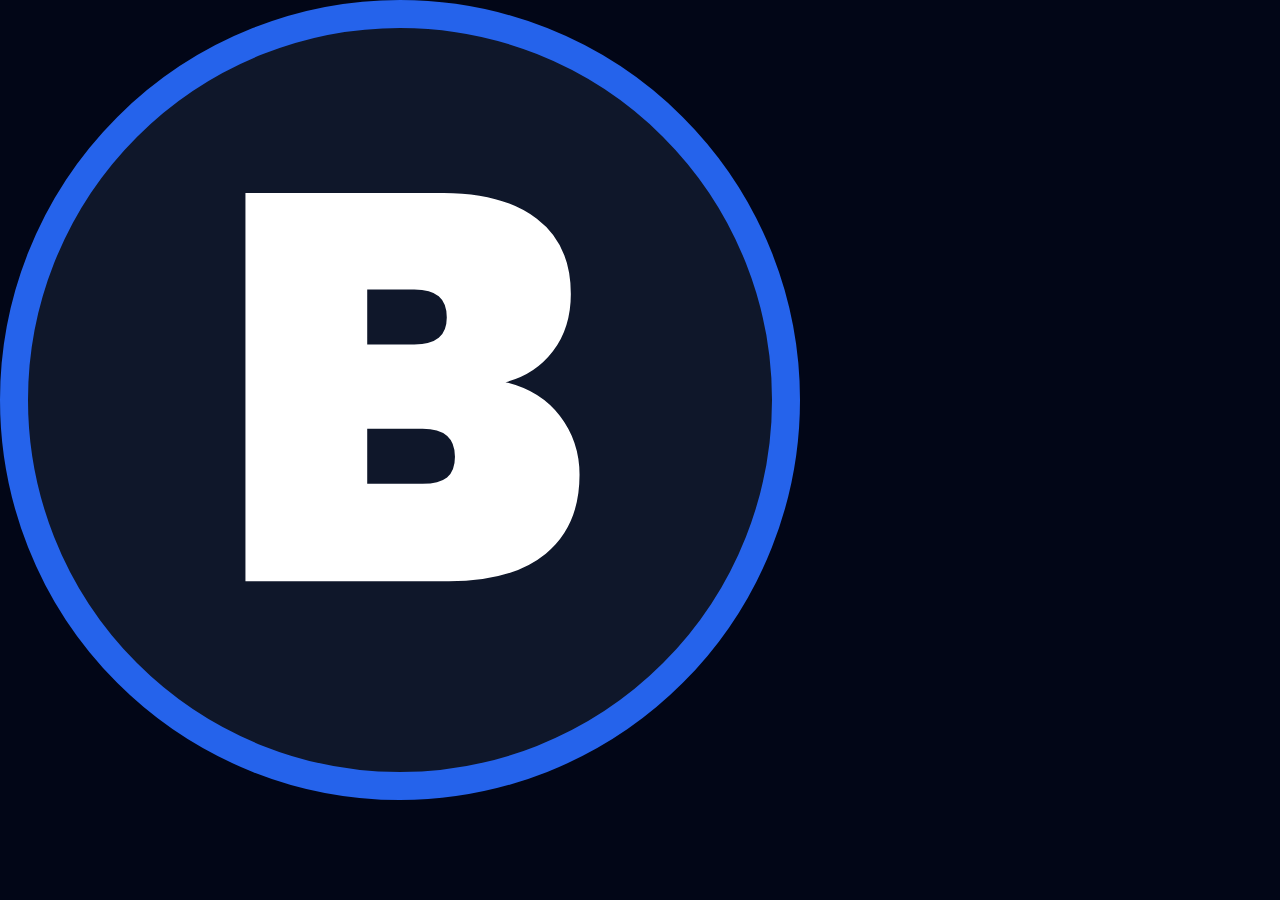
<file: channel_branding/buildstation_channel_avatar_800x800.html>
<!DOCTYPE html>
<html>
<head>
<meta charset="utf-8">
<link rel="preconnect" href="https://fonts.googleapis.com">
<link rel="preconnect" href="https://fonts.gstatic.com" crossorigin>
<link href="https://fonts.googleapis.com/css2?family=Poppins:wght@900&display=swap" rel="stylesheet">
<style>
  * { box-sizing: border-box; margin: 0; padding: 0; }
  body {
    background: #020617;
    margin: 0;
    overflow: hidden;
    -webkit-font-smoothing: antialiased;
  }
  .canvas {
    width: 800px;
    height: 800px;
    position: relative;
    border-radius: 50%;
    overflow: hidden;
    display: flex;
    align-items: center;
    justify-content: center;
    background: #0f172a;
    border: 28px solid #2563eb;
  }
</style>
</head>
<body>

<!-- Variant A: High-Contrast Pure White B on #0f172a with 28px Electric Blue Border -->
<div class="canvas">
  <svg viewBox="0 0 800 800" width="800" height="800" style="display:block;" role="img" aria-label="Buildstation Avatar">
    <text x="400" y="595" text-anchor="middle" font-family="'Poppins', sans-serif" font-weight="900" font-size="590" fill="#ffffff" letter-spacing="-0.02em">B</text>
  </svg>
</div>

</body>
</html>
</file>
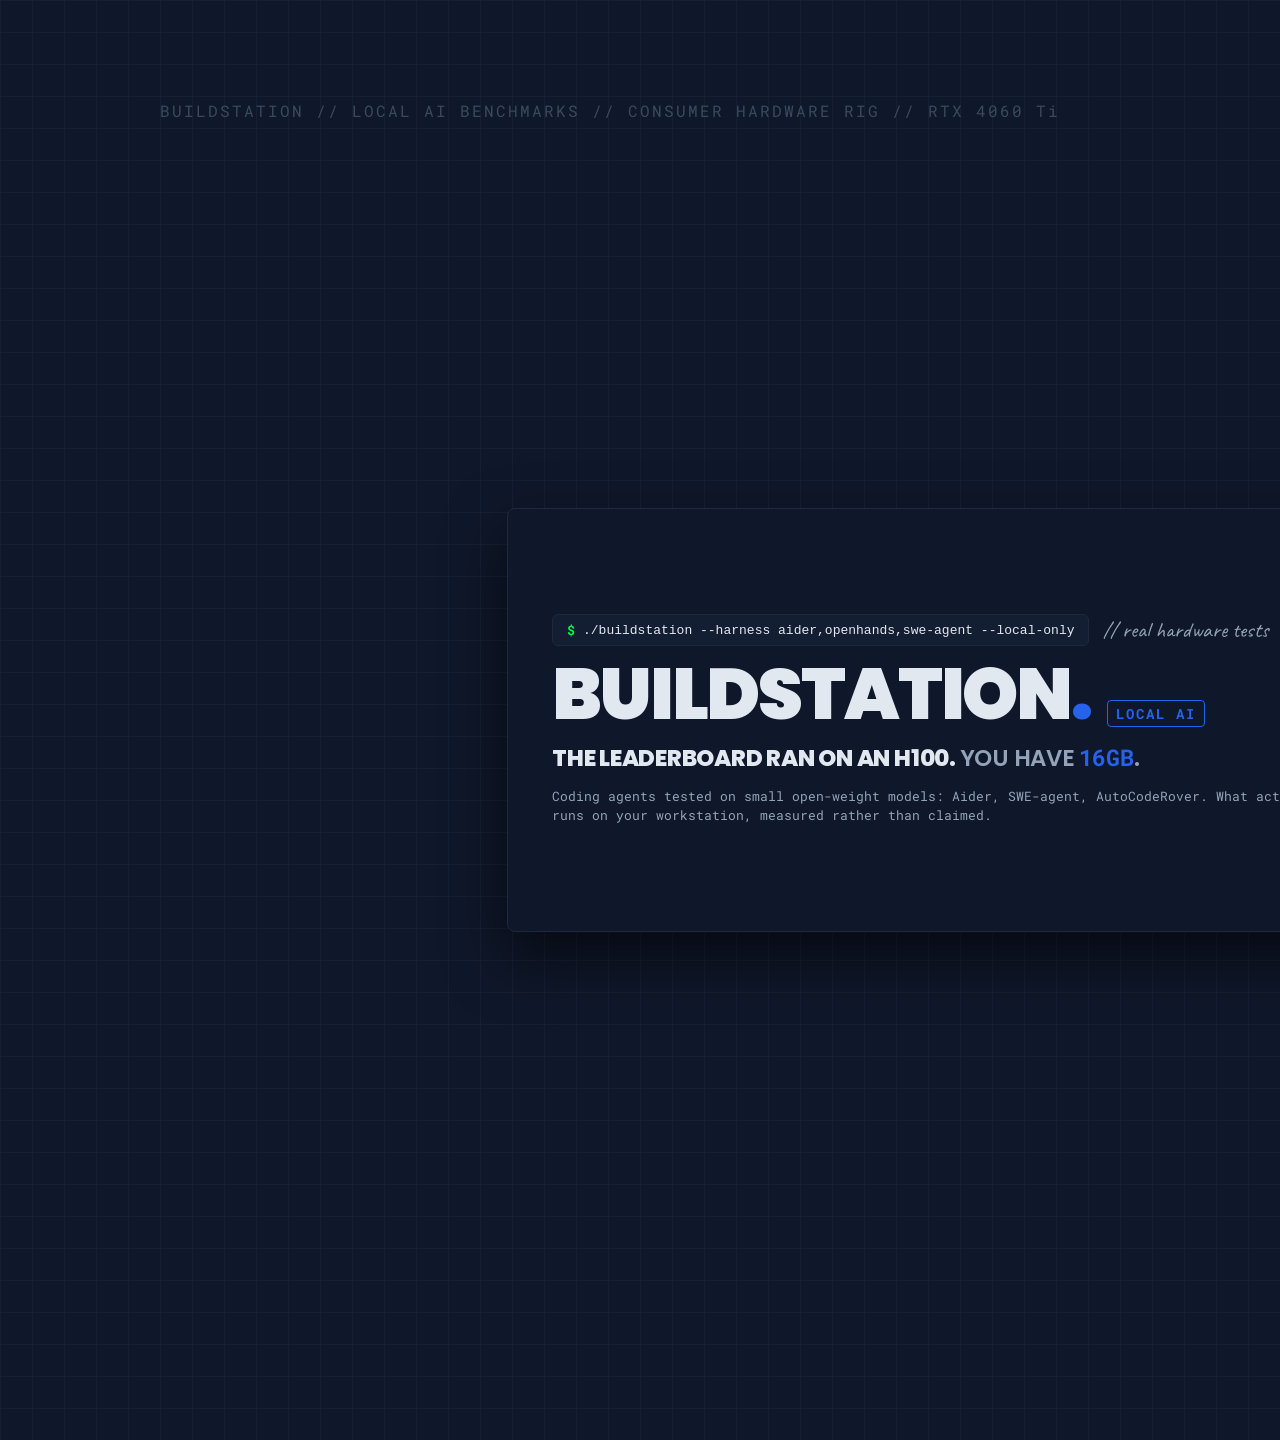
<file: channel_branding/buildstation_channel_banner_2560x1440.html>
<!DOCTYPE html>
<html>
<head>
<meta charset="utf-8">
<link rel="preconnect" href="https://fonts.googleapis.com">
<link rel="preconnect" href="https://fonts.gstatic.com" crossorigin>
<link href="https://fonts.googleapis.com/css2?family=Poppins:wght@600;800;900&family=Roboto+Mono:wght@500;700&family=Inter:wght@400;600&family=Caveat:wght@700&display=swap" rel="stylesheet">
<style>
  * { box-sizing: border-box; margin: 0; padding: 0; }
  body {
    background: #0f172a;
    color: #e2e8f0;
    font-family: 'Roboto Mono', monospace;
    overflow: hidden;
    -webkit-font-smoothing: antialiased;
  }
  .grid-bg {
    background-color: #0f172a;
    background-image: 
      linear-gradient(to right, rgba(30, 41, 59, 0.5) 1px, transparent 1px),
      linear-gradient(to bottom, rgba(30, 41, 59, 0.5) 1px, transparent 1px);
    background-size: 32px 32px;
  }
  .bs-pill {
    display: inline-flex;
    align-items: center;
    gap: 8px;
    background: #141e33;
    border: 1px solid #1e293b;
    border-radius: 6px;
    padding: 6px 14px;
    font-family: 'Roboto Mono', monospace;
    font-size: 13px;
    color: #94a3b8;
  }
</style>
</head>
<body>

<div class="grid-bg" style="width: 2560px; height: 1440px; position: relative;">
  <!-- TV Background subtle telemetry strings outside safe area -->
  <div style="position: absolute; top: 100px; left: 160px; font-size: 16px; color: #3a4a5e; letter-spacing: 2px;">
    BUILDSTATION // LOCAL AI BENCHMARKS // CONSUMER HARDWARE RIG // RTX 4060 Ti
  </div>
  <div style="position: absolute; bottom: 100px; right: 160px; font-size: 16px; color: #3a4a5e; letter-spacing: 2px;">
    MEASURED RATHER THAN CLAIMED // ZERO DATACENTER HYPE // CODING AGENTS ON 16GB
  </div>

  <!-- Safe Area Guide Box (1546 x 424) centered at x: 507px, y: 508px -->
  <div style="
    position: absolute;
    left: 507px;
    top: 508px;
    width: 1546px;
    height: 424px;
    background: #0f172a;
    border: 1px solid #1e293b;
    border-radius: 8px;
    display: flex;
    align-items: center;
    justify-content: space-between;
    padding: 24px 44px;
    box-shadow: 0 25px 60px rgba(0,0,0,0.6);
  ">
    <!-- Left Column: Typography, Terminal Pill, Channel Identity (~800px) -->
    <div style="max-width: 790px; display: flex; flex-direction: column; justify-content: center; gap: 14px;">
      
      <!-- Terminal Prompt Pill (Buildstation signature) -->
      <div style="display: flex; align-items: center; gap: 14px;">
        <div class="bs-pill">
          <span style="color: #00ff41; font-weight: 700;">$</span>
          <code style="color: #e2e8f0;">./buildstation --harness aider,openhands,swe-agent --local-only</code>
        </div>
        <span style="font-family: 'Caveat', cursive; font-size: 22px; color: #94a3b8;">
          // real hardware tests
        </span>
      </div>

      <!-- Main Brand Name -->
      <div style="display: flex; align-items: baseline; gap: 16px;">
        <h1 style="
          font-family: 'Poppins', sans-serif;
          font-weight: 900;
          font-size: 72px;
          line-height: 0.95;
          letter-spacing: -0.03em;
          color: #e2e8f0;
          margin: 0;
        ">
          BUILDSTATION<span style="color: #2563eb;">.</span>
        </h1>
        <span style="
          font-family: 'Roboto Mono', monospace;
          font-weight: 700;
          font-size: 14px;
          color: #2563eb;
          letter-spacing: 2px;
          border: 1px solid #2563eb;
          padding: 3px 8px;
          border-radius: 4px;
        ">
          LOCAL AI
        </span>
      </div>

      <!-- Lead Headline with Constraint -->
      <div style="
        font-family: 'Poppins', sans-serif;
        font-weight: 800;
        font-size: 23px;
        color: #e2e8f0;
        line-height: 1.25;
        letter-spacing: -0.01em;
      ">
        THE LEADERBOARD RAN ON AN H100. <span style="color: #94a3b8; font-weight: 600;">YOU HAVE</span> <span style="color: #2563eb; font-family: 'Roboto Mono', monospace;">16GB</span><span style="color: #94a3b8; font-weight: 600;">.</span>
      </div>

      <!-- Detail Subhead -->
      <div style="font-family: 'Roboto Mono', monospace; font-size: 13px; color: #94a3b8; line-height: 1.5;">
        Coding agents tested on small open-weight models: Aider, SWE-agent, AutoCodeRover. What actually runs on your workstation, measured rather than claimed.
      </div>
    </div>

    <!-- Right Column: Excalidraw Sketchy Architecture Diagram (~630px) -->
    <div style="width: 630px; height: 376px; display: flex; align-items: center; justify-content: flex-end;">
      <svg viewBox="0 0 620 370" style="width: 100%; height: 100%; display: block;" role="img" aria-label="Buildstation Excalidraw local AI test harness">
        <defs>
          <!-- Electric Blue Hachure -->
          <pattern id="bsHachBlue" width="8" height="8" patternUnits="userSpaceOnUse" patternTransform="rotate(-40)">
            <line x1="0" y1="0" x2="0" y2="8" stroke="#2563eb" stroke-width="1.6" opacity="0.65"></line>
          </pattern>
          <!-- Dark Slate Hachure -->
          <pattern id="bsHachSlate" width="8" height="8" patternUnits="userSpaceOnUse" patternTransform="rotate(35)">
            <line x1="0" y1="0" x2="0" y2="8" stroke="#1e293b" stroke-width="2"></line>
          </pattern>
        </defs>

        <!-- Box 1: Hardware Rig (Sketchy double stroke) -->
        <g transform="translate(10, 30)">
          <!-- Crosshatch Fill -->
          <path d="M10 8 C 80 5, 170 9, 210 7 C 213 45, 209 85, 211 118 C 140 120, 70 117, 9 119 C 7 85, 11 45, 10 8" fill="url(#bsHachSlate)"></path>
          <!-- Outer sketchy stroke -->
          <path d="M10 8 C 80 5, 170 9, 210 7 C 213 45, 209 85, 211 118 C 140 120, 70 117, 9 119 C 7 85, 11 45, 10 8" fill="none" stroke="#2563eb" stroke-width="2.4" stroke-linecap="round" stroke-linejoin="round"></path>
          <!-- Jittered inner stroke -->
          <path d="M8 6 C 85 9, 175 6, 208 9 C 210 48, 212 88, 209 116 C 135 118, 65 119, 11 117 C 8 82, 9 42, 8 6" fill="none" stroke="#2563eb" stroke-width="1.3" stroke-linecap="round"></path>
          <!-- Text -->
          <text x="24" y="36" font-family="Roboto Mono, monospace" font-size="12" font-weight="700" fill="#2563eb">// WORKSTATION RIG</text>
          <text x="24" y="66" font-family="Poppins, sans-serif" font-size="18" font-weight="900" fill="#e2e8f0">RTX 4060 Ti</text>
          <text x="24" y="90" font-family="Caveat, cursive" font-size="20" font-weight="700" fill="#94a3b8">consumer hardware</text>
          <text x="24" y="110" font-family="Roboto Mono, monospace" font-size="11" fill="#94a3b8">PCIe 4.0 · LINUX MINT</text>
        </g>

        <!-- Arrow: Rig -> Runtime -->
        <g transform="translate(225, 80)">
          <path d="M0 10 C 25 8, 45 12, 65 10" fill="none" stroke="#e2e8f0" stroke-width="2.2" stroke-linecap="round"></path>
          <path d="M52 3 L 66 10 L 51 18" fill="none" stroke="#e2e8f0" stroke-width="2.2" stroke-linecap="round" stroke-linejoin="round"></path>
          <text x="4" y="-4" font-family="Caveat, cursive" font-size="16" font-weight="700" fill="#94a3b8">feeds local LLM</text>
        </g>

        <!-- Box 2: Local Runtime & Agent Harness -->
        <g transform="translate(305, 30)">
          <path d="M10 8 C 80 5, 180 9, 290 7 C 293 45, 289 85, 291 118 C 210 120, 110 117, 9 119 C 7 85, 11 45, 10 8" fill="url(#bsHachSlate)"></path>
          <path d="M10 8 C 80 5, 180 9, 290 7 C 293 45, 289 85, 291 118 C 210 120, 110 117, 9 119 C 7 85, 11 45, 10 8" fill="none" stroke="#2563eb" stroke-width="2.4" stroke-linecap="round" stroke-linejoin="round"></path>
          <path d="M8 6 C 85 9, 185 6, 288 9 C 290 48, 292 88, 289 116 C 205 118, 105 119, 11 117 C 8 82, 9 42, 8 6" fill="none" stroke="#2563eb" stroke-width="1.3" stroke-linecap="round"></path>
          <!-- Content -->
          <text x="24" y="36" font-family="Roboto Mono, monospace" font-size="12" font-weight="700" fill="#2563eb">// LOCAL RUNTIME</text>
          <text x="24" y="66" font-family="Caveat, cursive" font-size="24" font-weight="700" fill="#e2e8f0">ollama · vllm · llama.cpp</text>
          <text x="24" y="90" font-family="Roboto Mono, monospace" font-size="13" font-weight="700" fill="#94a3b8">Aider · OpenHands · SWE</text>
          <text x="24" y="110" font-family="Roboto Mono, monospace" font-size="11" fill="#2563eb">ZERO API CALLS</text>
        </g>

        <!-- Downward Hand-Drawn Arrow to Hero Result -->
        <g transform="translate(450, 155)">
          <path d="M10 0 C 12 18, 8 32, 10 46" fill="none" stroke="#e2e8f0" stroke-width="2.2" stroke-linecap="round"></path>
          <path d="M3 35 L 10 48 L 18 34" fill="none" stroke="#e2e8f0" stroke-width="2.2" stroke-linecap="round" stroke-linejoin="round"></path>
          <text x="22" y="28" font-family="Caveat, cursive" font-size="17" font-weight="700" fill="#94a3b8">measured result</text>
        </g>

        <!-- Bottom Hero Box: Single #00ff41 Element (Strict Buildstation Rule) -->
        <g transform="translate(70, 215)">
          <!-- Dark container fill -->
          <path d="M10 8 C 160 5, 360 9, 520 7 C 523 45, 519 88, 521 128 C 360 130, 160 127, 9 129 C 7 90, 11 45, 10 8" fill="#09141f"></path>
          <!-- Hand-drawn double green stroke -->
          <path d="M10 8 C 160 5, 360 9, 520 7 C 523 45, 519 88, 521 128 C 360 130, 160 127, 9 129 C 7 90, 11 45, 10 8" fill="none" stroke="#00ff41" stroke-width="2.8" stroke-linecap="round" stroke-linejoin="round"></path>
          <path d="M8 6 C 165 9, 365 6, 518 9 C 520 48, 522 92, 519 126 C 355 128, 155 129, 11 127 C 8 88, 9 42, 8 6" fill="none" stroke="#00ff41" stroke-width="1.3" stroke-linecap="round"></path>

          <!-- Hero Number: 16GB VRAM (Single spotlight) -->
          <text x="32" y="44" font-family="Roboto Mono, monospace" font-size="12" font-weight="700" fill="#94a3b8" letter-spacing="1">PRIMARY CONSTRAINT // ON THE MACHINE YOU OWN</text>
          <text x="32" y="98" font-family="Roboto Mono, monospace" font-size="64" font-weight="700" fill="#00ff41" letter-spacing="-0.03em">16GB</text>
          <text x="200" y="76" font-family="Poppins, sans-serif" font-size="20" font-weight="900" fill="#e2e8f0">VRAM FOOTPRINT</text>
          <text x="200" y="102" font-family="Roboto Mono, monospace" font-size="13" font-weight="500" fill="#94a3b8">REAL NUMBERS. NO DATACENTER RENTING.</text>

          <!-- Badge inside hero -->
          <rect x="420" y="32" width="80" height="24" rx="4" fill="#141e33" stroke="#1e293b"></rect>
          <text x="460" y="48" text-anchor="middle" font-family="Roboto Mono, monospace" font-size="11" font-weight="700" fill="#00ff41">LOCAL</text>
        </g>
      </svg>
    </div>
  </div>
</div>
</body>
</html>
</file>
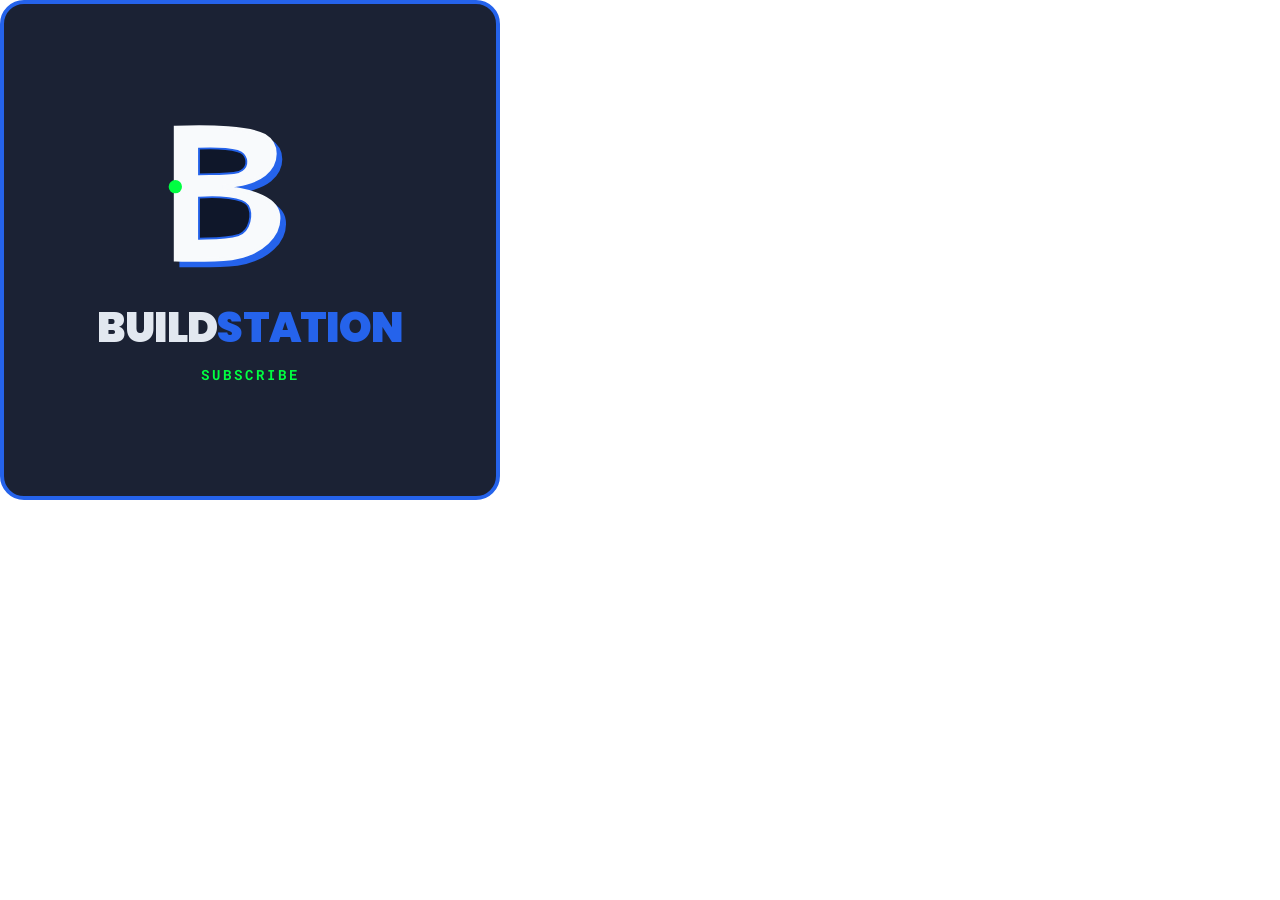
<file: channel_branding/buildstation_video_watermark_500x500.html>
<!DOCTYPE html>
<html>
<head>
<meta charset="utf-8">
<link href="https://fonts.googleapis.com/css2?family=Poppins:wght@900&family=Roboto+Mono:wght@700&display=swap" rel="stylesheet">
<style>
  * { box-sizing: border-box; margin: 0; padding: 0; }
  body { background: transparent; overflow: hidden; }
</style>
</head>
<body>
<div style="
  width: 500px;
  height: 500px;
  background: rgba(15, 23, 42, 0.95);
  border: 4px solid #2563eb;
  border-radius: 24px;
  display: flex;
  flex-direction: column;
  align-items: center;
  justify-content: center;
  padding: 32px;
">
  <!-- Monogram Glyph -->
  <svg viewBox="0 0 300 240" style="width: 220px; height: 160px; margin-bottom: 20px;">
    <!-- Blue shadow -->
    <path d="M 55 25 C 130 22, 215 25, 245 42 C 275 60, 275 100, 245 125 C 220 145, 185 148, 155 152 C 200 158, 270 170, 275 212 C 280 255, 240 295, 175 305 C 125 310, 75 308, 55 308 Z"
      transform="scale(0.7) translate(12, 12)" fill="#2563eb" stroke="#2563eb" stroke-width="8"></path>
    <!-- Solid Bright B -->
    <path d="M 55 25 C 130 22, 215 25, 245 42 C 275 60, 275 100, 245 125 C 220 145, 185 148, 155 152 C 200 158, 270 170, 275 212 C 280 255, 240 295, 175 305 C 125 310, 75 308, 55 308 Z"
      transform="scale(0.7)" fill="#f8fafc" stroke="#f8fafc" stroke-width="8"></path>
    <!-- Cutouts -->
    <path d="M 105 70 C 140 68, 190 70, 200 82 C 210 94, 210 112, 190 120 C 165 126, 130 124, 105 125 Z"
      transform="scale(0.7)" fill="#0f172a" stroke="#2563eb" stroke-width="4"></path>
    <path d="M 105 175 C 145 172, 200 175, 210 192 C 220 210, 215 245, 190 255 C 160 264, 125 262, 105 263 Z"
      transform="scale(0.7)" fill="#0f172a" stroke="#2563eb" stroke-width="4"></path>
    <!-- Spotlight -->
    <circle cx="38" cy="106" r="10" fill="#00ff41"></circle>
  </svg>

  <div style="font-family: 'Poppins', sans-serif; font-weight: 900; font-size: 42px; color: #e2e8f0; letter-spacing: -0.02em;">
    BUILD<span style="color: #2563eb;">STATION</span>
  </div>
  <div style="font-family: 'Roboto Mono', monospace; font-size: 14px; font-weight: 700; color: #00ff41; letter-spacing: 3px; margin-top: 6px;">
    SUBSCRIBE
  </div>
</div>
</body>
</html>
</file>
<file: public_html/css/style.css>
/*
Theme Name: Buildstation
Theme URI: https://buildstationai.com
Author: Buildstation
Author URI: https://buildstationai.com
Description: Terminal-adjacent, high-contrast dark theme for Buildstation — local AI, measured on the machine you own. Strictly adheres to the Buildstation Style Guide.
Version: 1.0.2
License: GNU General Public License v2 or later
License URI: http://www.gnu.org/licenses/gpl-2.0.html
Text Domain: buildstation
Tags: dark-theme, tech, developer, blog, responsive-layout, grid-layout, custom-menu, customizer
*/

/* ==========================================================================
   Buildstation Theme Stylesheet
   Strict adherence to Buildstation Style Guide
   Brand tokens: #0f172a, #2563eb, #e2e8f0, #00ff41, #94a3b8, #1e293b, #3a4a5e
   ========================================================================== */

:root {
  --bg: #0f172a;
  --accent: #2563eb;
  --text: #e2e8f0;
  --urgent: #00ff41;
  --text-dim: #94a3b8;
  --grid: #1e293b;
  --text-enter: #3a4a5e;

  --font-head: "Poppins", -apple-system, BlinkMacSystemFont, "Segoe UI", Roboto, sans-serif;
  --font-mono: "Roboto Mono", ui-monospace, SFMono-Regular, Menlo, Monaco, Consolas, monospace;
  --font-body: "Inter", -apple-system, BlinkMacSystemFont, "Segoe UI", Roboto, sans-serif;
  --font-hand: "Caveat", cursive, sans-serif;

  --max-width: 1200px;
  --radius-sm: 4px;
  --radius-md: 6px;
  --radius-lg: 12px;
  --transition-fast: 0.15s ease-in-out;
}

*, *::before, *::after {
  box-sizing: border-box;
}

html {
  scroll-behavior: smooth;
  background-color: var(--bg);
  color: var(--text);
  overflow-x: hidden;
  max-width: 100%;
}

body {
  margin: 0;
  padding: 0;
  background-color: var(--bg);
  color: var(--text);
  font-family: var(--font-body);
  font-size: 16px;
  line-height: 1.6;
  -webkit-font-smoothing: antialiased;
  -moz-osx-font-smoothing: grayscale;
  overflow-x: hidden;
  max-width: 100%;
  position: relative;
}

figure {
  margin: 0;
  max-width: 100%;
  overflow: hidden;
}

svg {
  max-width: 100%;
  height: auto;
}

/* Typography Rules */
h1, h2, h3, h4, h5, h6 {
  font-family: var(--font-head);
  letter-spacing: -0.02em;
  color: var(--text);
  margin-top: 0;
  text-transform: none; /* Never Title Case: sentence case or ALL CAPS */
}

h1 {
  font-weight: 900;
  font-size: clamp(38px, 5.5vw, 72px);
  line-height: 1.04;
}

h2 {
  font-weight: 800;
  font-size: clamp(28px, 3.8vw, 48px);
  line-height: 1.1;
}

h3 {
  font-weight: 800;
  font-size: 24px;
  line-height: 1.3;
}

p {
  margin-top: 0;
  margin-bottom: 1.25rem;
}

a {
  color: var(--text);
  text-decoration: none;
  transition: color var(--transition-fast), border-color var(--transition-fast);
}

a:hover {
  color: #ffffff;
}

.bs-link {
  text-decoration: none;
  transition: color var(--transition-fast);
}

.bs-link:hover {
  text-decoration: underline;
  text-underline-offset: 4px;
}

code, kbd, samp, pre {
  font-family: var(--font-mono);
}

/* Containers & Layout */
.bs-container {
  max-width: var(--max-width);
  margin: 0 auto;
  padding-left: 24px;
  padding-right: 24px;
}

.bs-section {
  padding-top: 96px;
  padding-bottom: 96px;
  border-top: 1px solid var(--grid);
}

.bs-section-hero {
  padding-top: 80px;
  padding-bottom: 64px;
  border-top: none;
}

.bs-eyebrow {
  margin: 0 0 16px 0;
  font-family: var(--font-mono);
  font-weight: 500;
  font-size: 14px;
  color: var(--text-dim);
  display: block;
}

/* Header & Nav */
.bs-header {
  position: sticky;
  top: 0;
  z-index: 100;
  background: rgba(15, 23, 42, 0.92);
  backdrop-filter: blur(12px);
  -webkit-backdrop-filter: blur(12px);
  border-bottom: 1px solid var(--grid);
}

.bs-header-inner {
  display: flex;
  align-items: center;
  justify-content: space-between;
  padding: 18px 24px;
  max-width: var(--max-width);
  margin: 0 auto;
  gap: 24px;
}

.bs-logo {
  font-family: var(--font-head);
  font-weight: 900;
  font-size: 24px;
  letter-spacing: -0.02em;
  color: var(--text);
  display: inline-flex;
  align-items: center;
  gap: 8px;
  text-decoration: none;
}

.bs-logo:hover {
  color: #ffffff;
}

.bs-logo-pill {
  font-family: var(--font-mono);
  font-weight: 700;
  font-size: 11px;
  color: var(--urgent);
  background: rgba(0, 255, 65, 0.1);
  border: 1px solid rgba(0, 255, 65, 0.3);
  padding: 2px 6px;
  border-radius: var(--radius-sm);
  letter-spacing: 0;
}

.bs-navlinks {
  display: flex;
  gap: 32px;
  align-items: center;
  font-family: var(--font-mono);
  font-weight: 500;
  font-size: 14px;
}

.bs-navlinks a {
  color: var(--text-dim);
}

.bs-navlinks a:hover,
.bs-navlinks a.active {
  color: var(--text);
}

.bs-header-actions {
  display: flex;
  align-items: center;
  gap: 16px;
}

.bs-menu-toggle {
  display: none;
  background: transparent;
  border: 1px solid var(--grid);
  color: var(--text);
  padding: 8px 12px;
  border-radius: var(--radius-sm);
  cursor: pointer;
  font-family: var(--font-mono);
  font-size: 13px;
}

/* Mobile Drawer */
.bs-mobile-drawer {
  display: none;
  background: var(--bg);
  border-bottom: 1px solid var(--grid);
  padding: 24px;
}

.bs-mobile-drawer.open {
  display: flex;
  flex-direction: column;
  gap: 16px;
}

.bs-mobile-drawer a {
  font-family: var(--font-mono);
  font-size: 16px;
  padding: 8px 0;
  border-bottom: 1px solid rgba(30, 41, 59, 0.5);
  color: var(--text);
}

/* Buttons */
.bs-btn {
  display: inline-flex;
  align-items: center;
  justify-content: center;
  gap: 8px;
  min-height: 48px;
  padding: 12px 22px;
  border-radius: var(--radius-md);
  font-family: var(--font-mono);
  font-weight: 700;
  font-size: 15px;
  cursor: pointer;
  transition: all var(--transition-fast);
  text-decoration: none;
  border: 1px solid transparent;
}

/* Spotlight element: One per frame! */
.bs-btn-urgent {
  background: var(--urgent);
  color: var(--bg);
  border-color: var(--urgent);
}

.bs-btn-urgent:hover {
  background: #22ff5a;
  color: var(--bg);
  transform: translateY(-1px);
}

.bs-btn-outline {
  background: transparent;
  color: var(--text);
  border-color: var(--text-dim);
}

.bs-btn-outline:hover {
  border-color: var(--text);
  background: rgba(226, 232, 240, 0.05);
  color: #ffffff;
}

.bs-btn-accent {
  background: var(--accent);
  color: #ffffff;
  border-color: var(--accent);
}

.bs-btn-accent:hover {
  background: #1d4ed8;
  color: #ffffff;
}

/* Terminal command pill */
.bs-terminal-pill {
  display: inline-flex;
  align-items: center;
  gap: 12px;
  background: #090e1a;
  border: 1px solid var(--grid);
  border-radius: var(--radius-md);
  padding: 10px 16px;
  font-family: var(--font-mono);
  font-weight: 500;
  font-size: 14px;
  color: var(--text-dim);
  cursor: pointer;
  transition: border-color var(--transition-fast);
  max-width: 100%;
  overflow-x: auto;
}

.bs-terminal-pill:hover {
  border-color: var(--text-dim);
}

.bs-terminal-pill code {
  color: var(--text);
}

.bs-copy-badge {
  font-size: 11px;
  text-transform: uppercase;
  letter-spacing: 0.05em;
  color: var(--accent);
  margin-left: auto;
}

/* Spec strip */
.bs-spec-strip {
  border-top: 1px solid var(--grid);
  border-bottom: 1px solid var(--grid);
  background: rgba(30, 41, 59, 0.2);
}

.bs-spec-strip-inner {
  display: flex;
  flex-wrap: wrap;
  gap: 12px;
  align-items: center;
  padding: 20px 24px;
  max-width: var(--max-width);
  margin: 0 auto;
}

.bs-spec-label {
  font-family: var(--font-hand);
  font-weight: 700;
  font-size: 26px;
  color: var(--text-dim);
  margin-right: 12px;
}

.bs-spec-pill {
  font-family: var(--font-mono);
  font-weight: 500;
  font-size: 14px;
  color: var(--text);
  border: 1px solid var(--text-dim);
  border-radius: var(--radius-sm);
  padding: 6px 12px;
  background: var(--bg);
}

/* Cards & Grid */
.bs-grid-3 {
  display: grid;
  grid-template-columns: repeat(auto-fit, minmax(320px, 1fr));
  gap: 28px;
}

.bs-grid-2 {
  display: grid;
  grid-template-columns: repeat(auto-fit, minmax(360px, 1fr));
  gap: 40px;
}

.bs-card {
  position: relative;
  background: var(--bg);
  border: 1px solid var(--grid);
  border-radius: var(--radius-lg);
  padding: 32px;
  display: flex;
  flex-direction: column;
  gap: 16px;
  transition: border-color var(--transition-fast), transform var(--transition-fast);
}

.bs-card:hover {
  border-color: var(--accent);
}

.bs-card-title {
  margin: 0;
  font-size: 22px;
  font-weight: 800;
  color: var(--text);
}

.bs-card-desc {
  margin: 0;
  font-size: 16px;
  line-height: 1.6;
  color: var(--text-dim);
}

/* Video Series Cards */
.bs-video-card {
  display: flex;
  flex-direction: column;
  gap: 16px;
  text-decoration: none;
  color: var(--text);
  border-radius: var(--radius-lg);
  padding: 12px;
  border: 1px solid transparent;
  transition: all var(--transition-fast);
}

.bs-video-card:hover {
  border-color: var(--accent);
  background: rgba(30, 41, 59, 0.25);
  color: #ffffff;
}

.bs-video-thumb {
  width: 100%;
  border-radius: var(--radius-md);
  overflow: hidden;
  border: 1px solid var(--grid);
  background: #090e1a;
}

.bs-video-thumb svg {
  width: 100%;
  height: auto;
  display: block;
}

/* Subscribe Form */
.bs-subscribe-box {
  display: flex;
  flex-direction: column;
  align-items: center;
  text-align: center;
  gap: 20px;
  max-width: 680px;
  margin: 0 auto;
}

.bs-form-row {
  display: flex;
  flex-wrap: wrap;
  gap: 12px;
  justify-content: center;
  width: 100%;
  max-width: 520px;
}

.bs-input {
  flex: 1 1 260px;
  min-height: 50px;
  padding: 0 16px;
  background: var(--bg);
  color: var(--text);
  border: 1px solid var(--text-dim);
  border-radius: var(--radius-md);
  font-family: var(--font-mono);
  font-size: 15px;
  outline: none;
  transition: border-color var(--transition-fast);
}

.bs-input:focus {
  border-color: var(--accent);
}

/* Footer */
.bs-footer {
  border-top: 1px solid var(--grid);
  background: var(--bg);
}

.bs-footer-inner {
  max-width: var(--max-width);
  margin: 0 auto;
  padding: 64px 24px 40px;
  display: flex;
  flex-direction: column;
  gap: 48px;
}

.bs-footer-top {
  display: flex;
  flex-wrap: wrap;
  gap: 48px;
  justify-content: space-between;
}

.bs-footer-links-group {
  display: flex;
  flex-wrap: wrap;
  gap: 64px;
}

.bs-footer-col {
  display: flex;
  flex-direction: column;
  gap: 12px;
  font-size: 15px;
}

.bs-footer-heading {
  font-family: var(--font-mono);
  font-weight: 700;
  font-size: 13px;
  color: var(--text-dim);
  text-transform: lowercase;
}

.bs-footer-bottom {
  border-top: 1px solid var(--grid);
  padding-top: 24px;
  display: flex;
  flex-wrap: wrap;
  gap: 16px;
  justify-content: space-between;
  font-size: 13px;
  line-height: 1.6;
  color: var(--text-dim);
}

/* Modals & Toasts */
.bs-toast {
  position: fixed;
  bottom: 24px;
  right: 24px;
  background: #090e1a;
  border: 1px solid var(--accent);
  color: var(--text);
  padding: 16px 20px;
  border-radius: var(--radius-md);
  font-family: var(--font-mono);
  font-size: 14px;
  box-shadow: 0 12px 36px rgba(0,0,0,0.6);
  z-index: 1000;
  display: none;
  align-items: center;
  gap: 12px;
  max-width: 400px;
}

.bs-toast.show {
  display: flex;
  animation: slideInUp 0.25s ease-out;
}

@keyframes slideInUp {
  from { transform: translateY(20px); opacity: 0; }
  to { transform: translateY(0); opacity: 1; }
}

/* WordPress Content Styles (Articles / Single Posts) */
.bs-article {
  max-width: 800px;
  margin: 0 auto;
  padding: 80px 24px;
}

.bs-article-header {
  margin-bottom: 48px;
  border-bottom: 1px solid var(--grid);
  padding-bottom: 32px;
}

.bs-article-meta {
  display: flex;
  flex-wrap: wrap;
  gap: 16px;
  font-family: var(--font-mono);
  font-size: 13px;
  color: var(--text-dim);
  margin-top: 16px;
}

.bs-article-content {
  font-size: 18px;
  line-height: 1.75;
  color: var(--text);
}

.bs-article-content p {
  margin-bottom: 1.75rem;
}

.bs-article-content pre {
  background: #090e1a;
  border: 1px solid var(--grid);
  border-radius: var(--radius-md);
  padding: 20px;
  overflow-x: auto;
  font-size: 14px;
  line-height: 1.5;
  margin: 2rem 0;
}

.bs-article-content code {
  background: #1e293b;
  padding: 2px 6px;
  border-radius: 4px;
  font-size: 0.9em;
  color: var(--text);
}

.bs-article-content pre code {
  background: transparent;
  padding: 0;
}

.bs-article-content table {
  width: 100%;
  border-collapse: collapse;
  margin: 2rem 0;
  font-family: var(--font-mono);
  font-size: 14px;
}

.bs-article-content th,
.bs-article-content td {
  padding: 12px 16px;
  border: 1px solid var(--grid);
  text-align: left;
}

.bs-article-content th {
  background: rgba(30, 41, 59, 0.5);
  color: var(--text);
  font-weight: 700;
}

/* Responsive Media Queries */
@media (max-width: 900px) {
  .bs-navlinks {
    display: none;
  }
  .bs-menu-toggle {
    display: block;
  }
  .bs-flowarrow {
    display: none !important;
  }
}

@media (max-width: 640px) {
  html, body {
    overflow-x: hidden !important;
    max-width: 100vw !important;
  }
  .bs-header-inner {
    padding: 12px 16px !important;
    gap: 8px !important;
  }
  .bs-header-subscribe-btn {
    display: none !important;
  }
  .bs-logo {
    font-size: 20px !important;
    gap: 6px !important;
  }
  .bs-terminal-pill {
    font-size: 11px !important;
    padding: 8px 12px !important;
    max-width: 100% !important;
    box-sizing: border-box !important;
    overflow-x: auto !important;
    -webkit-overflow-scrolling: touch;
  }
  .bs-terminal-pill code {
    white-space: nowrap !important;
    font-size: 11px !important;
  }
  section {
    padding-left: 16px !important;
    padding-right: 16px !important;
    max-width: 100% !important;
    box-sizing: border-box !important;
  }
  div[style*="max-width: 1200px"] {
    padding-left: 16px !important;
    padding-right: 16px !important;
    box-sizing: border-box !important;
  }
  figure {
    max-width: 100% !important;
    overflow: hidden !important;
  }
  svg {
    max-width: 100% !important;
    height: auto !important;
  }
  h1 {
    font-size: clamp(26px, 7vw, 42px) !important;
    line-height: 1.08 !important;
    word-break: normal !important;
    overflow-wrap: break-word !important;
  }
  h2 {
    font-size: clamp(22px, 5.5vw, 34px) !important;
    line-height: 1.15 !important;
  }
  h3 {
    font-size: 20px !important;
  }
  p {
    font-size: 16px !important;
  }
  .bs-card {
    padding: 20px !important;
  }
  .bs-spec-strip-inner {
    padding: 14px 16px !important;
    gap: 8px !important;
  }
  .bs-spec-label {
    font-size: 20px !important;
    margin-right: 4px !important;
  }
  .bs-spec-pill {
    font-size: 12px !important;
    padding: 4px 8px !important;
  }
  .bs-section {
    padding-top: 56px;
    padding-bottom: 56px;
  }
  .bs-hero-actions {
    flex-direction: column;
    width: 100%;
  }
  .bs-hero-actions .bs-btn {
    width: 100%;
  }
  .bs-form-row {
    flex-direction: column;
  }
  .bs-form-row .bs-btn {
    width: 100%;
  }
}
</file>
